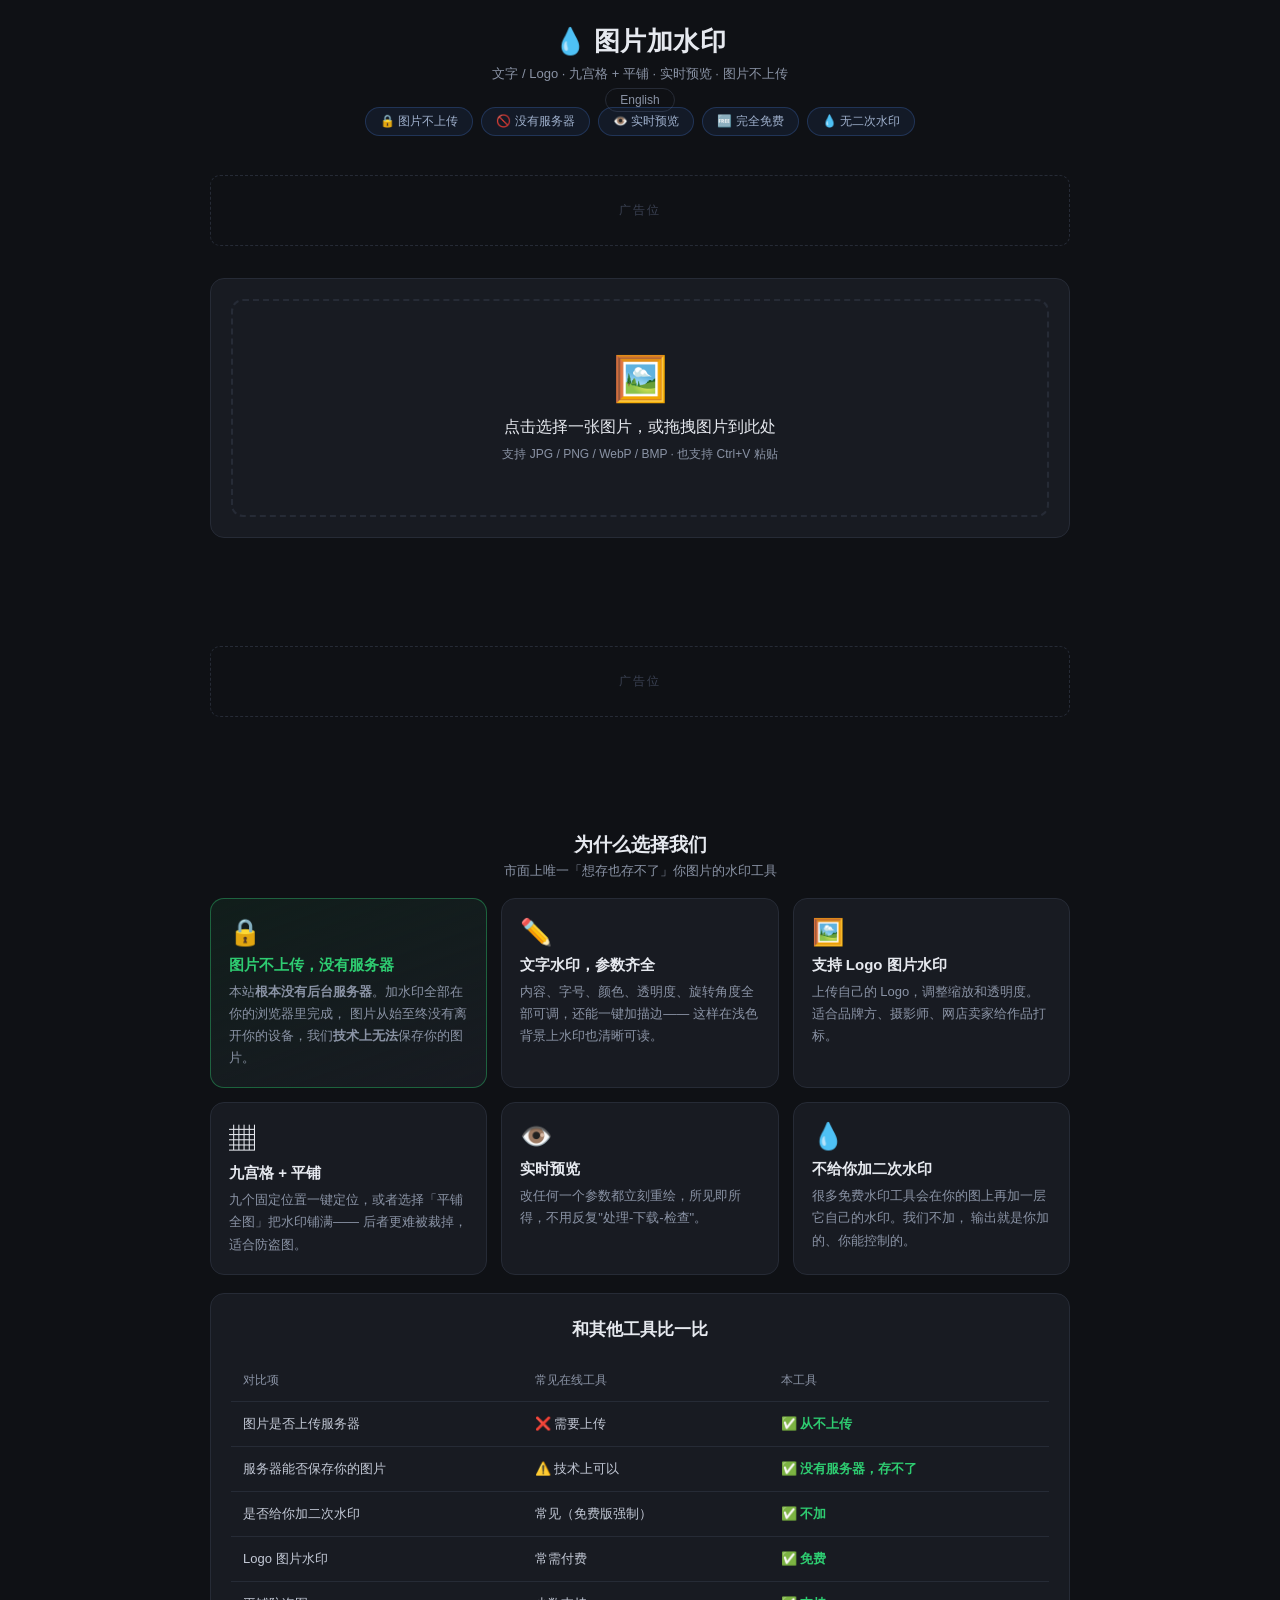
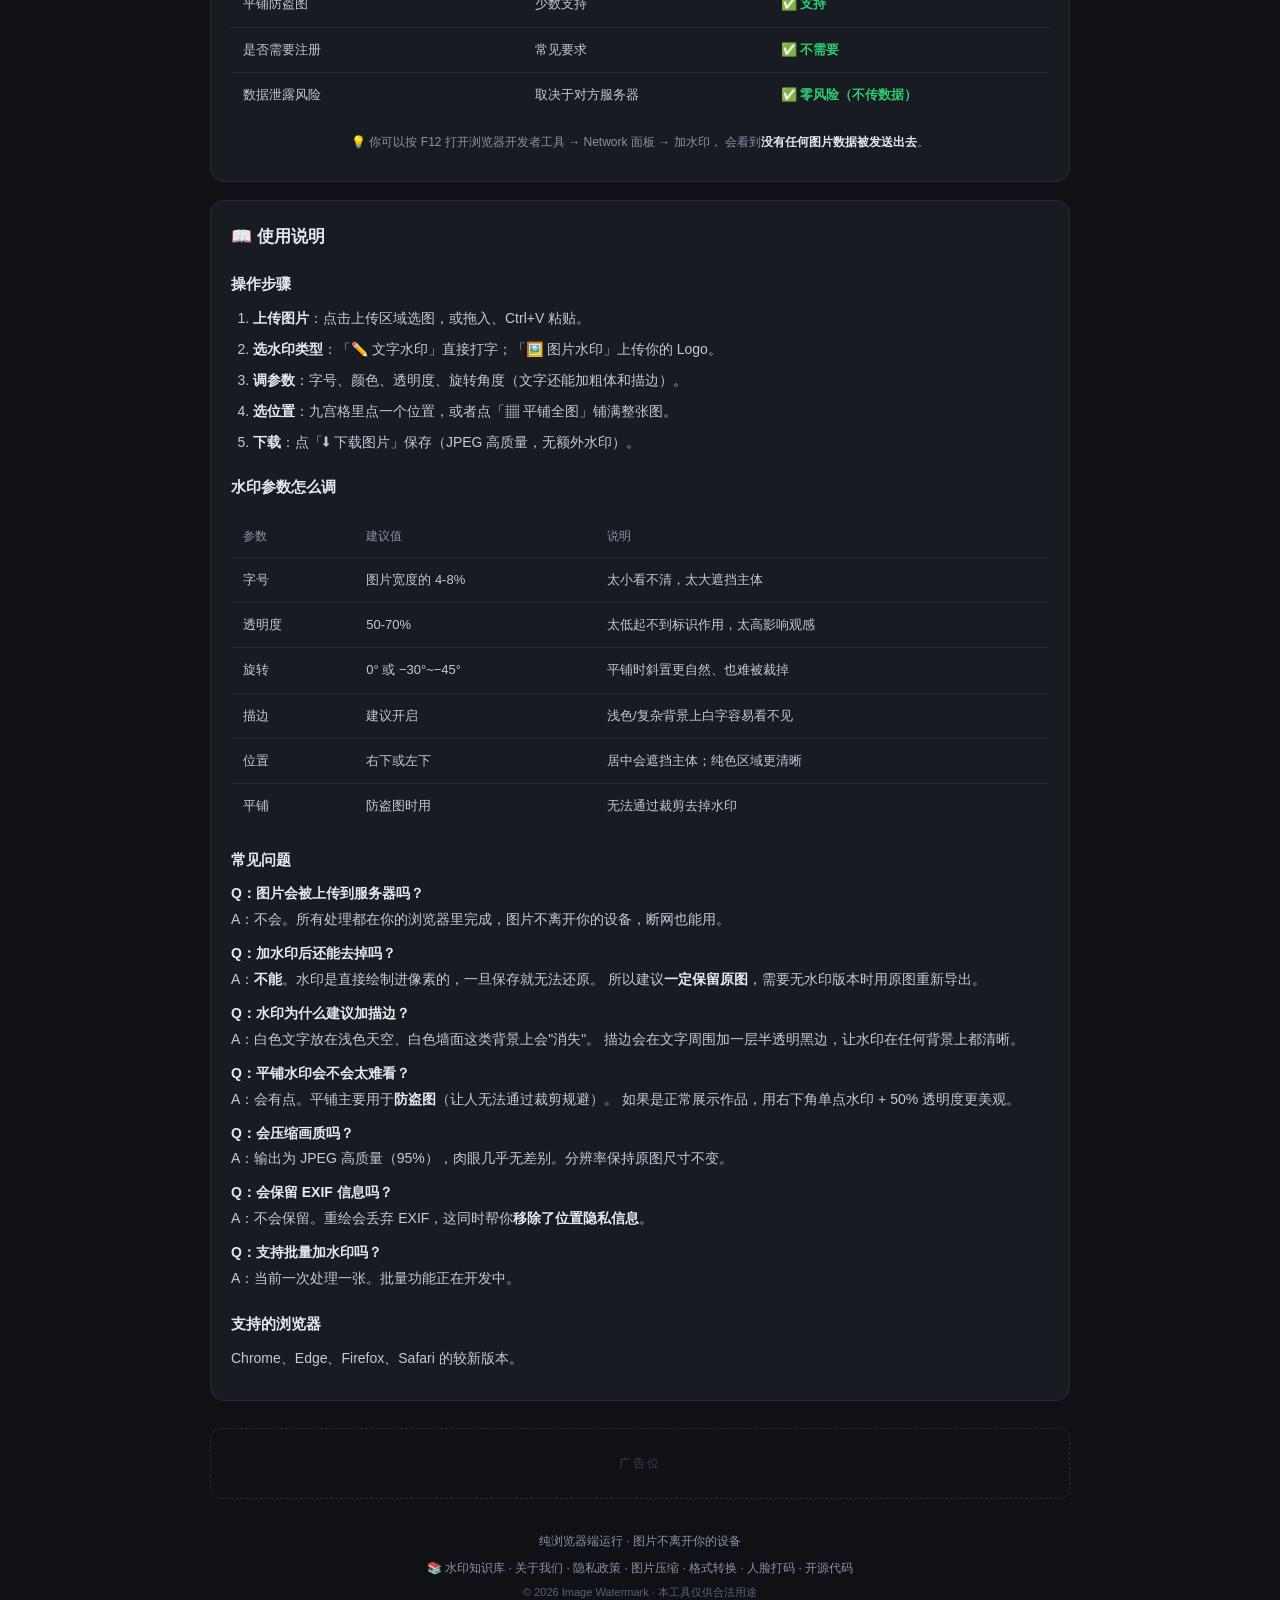
<file: index.html>
<!DOCTYPE html>
<html lang="zh-CN">
<head>
<meta charset="UTF-8">
<meta name="viewport" content="width=device-width, initial-scale=1.0">
<title>图片加水印 · 在线给照片加水印/Logo 免费（不上传）</title>
<meta name="description" content="免费在线图片加水印工具，支持文字水印和 Logo 图片水印，可调字号、颜色、透明度、旋转、九宫格位置与平铺。纯浏览器本地处理，图片不上传服务器，无水印软件。">
<meta name="keywords" content="图片加水印,在线加水印,照片加水印,给图片加logo,水印工具,批量加水印,图片版权水印,免费加水印">
<link rel="alternate" hreflang="zh-CN" href="https://haixiansheng.github.io/image-watermark/" />
<link rel="alternate" hreflang="en" href="https://haixiansheng.github.io/image-watermark/en/" />
<link rel="alternate" hreflang="x-default" href="https://haixiansheng.github.io/image-watermark/en/" />
<link rel="canonical" href="https://haixiansheng.github.io/image-watermark/" />
<link rel="stylesheet" href="style.css">

<script type="application/ld+json">
{
  "@context": "https://schema.org",
  "@type": "SoftwareApplication",
  "name": "图片加水印工具",
  "alternateName": "Image Watermark Tool",
  "url": "https://haixiansheng.github.io/image-watermark/",
  "applicationCategory": "MultimediaApplication",
  "operatingSystem": "Any (Web Browser)",
  "description": "免费在线图片加水印工具，支持文字水印与 Logo 图片水印，可调字号、颜色、透明度、旋转、九宫格位置与平铺。纯浏览器本地处理，图片不上传。",
  "offers": { "@type": "Offer", "price": "0", "priceCurrency": "CNY" },
  "featureList": [
    "文字水印：内容 / 字号 / 颜色 / 透明度 / 旋转 / 描边",
    "Logo 图片水印：上传 Logo 并调整缩放与透明度",
    "九宫格定位 + 全图平铺",
    "实时预览，改参数立刻重绘",
    "纯浏览器本地处理，不上传"
  ],
  "isAccessibleForFree": true
}
</script>

<!-- ============ Google AdSense ============ -->
<!-- 通过审核后，把下面的 ca-pub-XXXXXXXXXXXXXXXX 换成你的发布商 ID，并去掉注释 -->
<!--
<script async src="https://pagead2.googlesyndication.com/pagead/js/adsbygoogle.js?client=ca-pub-XXXXXXXXXXXXXXXX" crossorigin="anonymous"></script>
-->
<link rel="icon" type="image/png" sizes="32x32" href="favicon-32.png">
<link rel="icon" type="image/png" sizes="512x512" href="favicon-512.png">
<link rel="apple-touch-icon" sizes="180x180" href="apple-touch-icon.png">
<meta name="theme-color" content="#0b0d11">
<meta property="og:type" content="website">
<meta property="og:site_name" content="免费在线图片工具">
<meta property="og:title" content="图片加水印 · 在线给照片加水印/Logo 免费（不上传）">
<meta property="og:description" content="免费在线图片加水印工具，支持文字水印和 Logo 图片水印，可调字号、颜色、透明度、旋转、九宫格位置与平铺。纯浏览器本地处理，图片不上传服务器，无水印软件。">
<meta property="og:url" content="https://haixiansheng.github.io/image-watermark/">
<meta property="og:image" content="https://haixiansheng.github.io/image-watermark/og-zh.png">
<meta property="og:image:width" content="1200">
<meta property="og:image:height" content="630">
<meta property="og:locale" content="zh_CN">
<meta name="twitter:card" content="summary_large_image">
<meta name="twitter:title" content="图片加水印 · 在线给照片加水印/Logo 免费（不上传）">
<meta name="twitter:description" content="免费在线图片加水印工具，支持文字水印和 Logo 图片水印，可调字号、颜色、透明度、旋转、九宫格位置与平铺。纯浏览器本地处理，图片不上传服务器，无水印软件。">
<meta name="twitter:image" content="https://haixiansheng.github.io/image-watermark/og-zh.png">
<script type="application/ld+json">
{
  "@context": "https://schema.org",
  "@type": "FAQPage",
  "mainEntity": [
    {
      "@type": "Question",
      "name": "图片会被上传到服务器吗？",
      "acceptedAnswer": {
        "@type": "Answer",
        "text": "不会。所有处理都在你的浏览器里完成，图片不离开你的设备，断网也能用。"
      }
    },
    {
      "@type": "Question",
      "name": "加水印后还能去掉吗？",
      "acceptedAnswer": {
        "@type": "Answer",
        "text": "不能。水印是直接绘制进像素的，一旦保存就无法还原。 所以建议一定保留原图，需要无水印版本时用原图重新导出。"
      }
    },
    {
      "@type": "Question",
      "name": "水印为什么建议加描边？",
      "acceptedAnswer": {
        "@type": "Answer",
        "text": "白色文字放在浅色天空、白色墙面这类背景上会\"消失\"。 描边会在文字周围加一层半透明黑边，让水印在任何背景上都清晰。"
      }
    },
    {
      "@type": "Question",
      "name": "平铺水印会不会太难看？",
      "acceptedAnswer": {
        "@type": "Answer",
        "text": "会有点。平铺主要用于防盗图（让人无法通过裁剪规避）。 如果是正常展示作品，用右下角单点水印 + 50% 透明度更美观。"
      }
    },
    {
      "@type": "Question",
      "name": "会压缩画质吗？",
      "acceptedAnswer": {
        "@type": "Answer",
        "text": "输出为 JPEG 高质量（95%），肉眼几乎无差别。分辨率保持原图尺寸不变。"
      }
    },
    {
      "@type": "Question",
      "name": "会保留 EXIF 信息吗？",
      "acceptedAnswer": {
        "@type": "Answer",
        "text": "不会保留。重绘会丢弃 EXIF，这同时帮你移除了位置隐私信息。"
      }
    },
    {
      "@type": "Question",
      "name": "支持批量加水印吗？",
      "acceptedAnswer": {
        "@type": "Answer",
        "text": "当前一次处理一张。批量功能正在开发中。"
      }
    }
  ]
}
</script>
</head>
<body>
<div class="app">
  <header>
    <h1>💧 图片加水印</h1>
    <p class="sub">文字 / Logo · 九宫格 + 平铺 · 实时预览 · 图片不上传</p>
    <p class="lang-switch"><a href="en/">English</a></p>
    <div class="trust-badges">
      <span>🔒 图片不上传</span>
      <span>🚫 没有服务器</span>
      <span>👁️ 实时预览</span>
      <span>🆓 完全免费</span>
      <span>💧 无二次水印</span>
    </div>
  </header>

  <!-- ============ 广告位 1 ============ -->
  <div class="ad-slot ad-top"></div>

  <section id="uploadPanel" class="panel">
    <div id="dropZone" class="drop-zone">
      <div class="drop-icon">🖼️</div>
      <p>点击选择一张图片，或拖拽图片到此处</p>
      <p class="hint">支持 JPG / PNG / WebP / BMP · 也支持 Ctrl+V 粘贴</p>
      <input type="file" id="fileInput" accept="image/*" hidden>
    </div>
  </section>

  <section id="workPanel" class="panel hidden">
    <div class="canvas-wrap">
      <canvas id="canvas"></canvas>
    </div>
    <p class="cmp-dims">
      原图 <b id="origDims">—</b> · <span id="origSize">—</span>
      &nbsp;→&nbsp;
      输出 <b id="resultDims">—</b> · <span id="resultSize">—</span>
    </p>

    <div class="wm-tabs">
      <button id="modeText" class="wm-tab active">✏️ 文字水印</button>
      <button id="modeImage" class="wm-tab">🖼️ 图片水印</button>
    </div>

    <!-- 文字水印参数 -->
    <div id="textPanel" class="toolbar">
      <label class="ctrl wide">
        <span>水印文字</span>
        <input type="text" id="wmText" placeholder="水印文字，如：© 你的名字" maxlength="80">
      </label>

      <label class="ctrl">
        <span>字号（占宽度 %） <b id="fontSizeVal">5</b></span>
        <input type="range" id="fontSize" min="1" max="25" value="5">
      </label>

      <label class="ctrl small">
        <span>颜色</span>
        <input type="color" id="color" value="#ffffff">
      </label>

      <label class="ctrl">
        <span>透明度 <b id="opacityVal">60</b>%</span>
        <input type="range" id="opacity" min="5" max="100" value="60">
      </label>

      <label class="ctrl">
        <span>旋转 <b id="rotationVal">0</b>°</span>
        <input type="range" id="rotation" min="-90" max="90" value="0">
      </label>

      <label class="chk">
        <input type="checkbox" id="bold" checked>
        <span>粗体</span>
      </label>

      <label class="chk">
        <input type="checkbox" id="outline" checked>
        <span>加描边（浅色图上更清楚）</span>
      </label>
    </div>

    <!-- 图片水印参数 -->
    <div id="imagePanel" class="toolbar hidden">
      <div class="logo-box">
        <button id="logoPick" class="btn">📁 选择 Logo 图片</button>
        <input type="file" id="logoInput" accept="image/*" hidden>
        <img id="logoThumb" class="logo-thumb hidden" alt="logo">
        <span id="logoName" class="logo-name"></span>
      </div>

      <label class="ctrl">
        <span>Logo 宽度（占图宽 %） <b id="logoScaleVal">15</b></span>
        <input type="range" id="logoScale" min="3" max="60" value="15">
      </label>
    </div>

    <div class="pos-row" id="posRow">
      <span class="pos-label">位置</span>
      <div id="posGrid" class="pos-grid">
        <button data-pos="top-left" title="左上"></button>
        <button data-pos="top-center" title="上中"></button>
        <button data-pos="top-right" title="右上"></button>
        <button data-pos="middle-left" title="左中"></button>
        <button data-pos="center" title="居中"></button>
        <button data-pos="middle-right" title="右中"></button>
        <button data-pos="bottom-left" title="左下"></button>
        <button data-pos="bottom-center" title="下中"></button>
        <button data-pos="bottom-right" title="右下" class="active"></button>
      </div>
      <button data-pos="tile" id="tileBtn" class="tile-btn">▦ 平铺全图</button>
    </div>

    <p id="status" class="status"></p>

    <div class="actions">
      <a id="downloadBtn" class="btn primary" download="watermarked.jpg">⬇ 下载图片</a>
      <button id="resetBtn" class="btn">换一张图片</button>
    </div>
  </section>

  <!-- ============ 广告位 2 ============ -->
  <div class="ad-slot ad-mid"></div>

  <!-- ============ 卖点区 ============ -->
  <h2 class="section-title">为什么选择我们</h2>
  <p class="section-sub">市面上唯一「想存也存不了」你图片的水印工具</p>

  <div class="features">
    <div class="feature hero">
      <div class="f-icon">🔒</div>
      <h3>图片不上传，没有服务器</h3>
      <p>本站<b>根本没有后台服务器</b>。加水印全部在你的浏览器里完成，
         图片从始至终没有离开你的设备，我们<b>技术上无法</b>保存你的图片。</p>
    </div>
    <div class="feature">
      <div class="f-icon">✏️</div>
      <h3>文字水印，参数齐全</h3>
      <p>内容、字号、颜色、透明度、旋转角度全部可调，还能一键加描边——
         这样在浅色背景上水印也清晰可读。</p>
    </div>
    <div class="feature">
      <div class="f-icon">🖼️</div>
      <h3>支持 Logo 图片水印</h3>
      <p>上传自己的 Logo，调整缩放和透明度。适合品牌方、摄影师、网店卖家给作品打标。</p>
    </div>
    <div class="feature">
      <div class="f-icon">▦</div>
      <h3>九宫格 + 平铺</h3>
      <p>九个固定位置一键定位，或者选择「平铺全图」把水印铺满——
         后者更难被裁掉，适合防盗图。</p>
    </div>
    <div class="feature">
      <div class="f-icon">👁️</div>
      <h3>实时预览</h3>
      <p>改任何一个参数都立刻重绘，所见即所得，不用反复"处理-下载-检查"。</p>
    </div>
    <div class="feature">
      <div class="f-icon">💧</div>
      <h3>不给你加二次水印</h3>
      <p>很多免费水印工具会在你的图上再加一层它自己的水印。我们不加，
         输出就是你加的、你能控制的。</p>
    </div>
  </div>

  <section class="panel content">
    <h2 class="section-title" style="margin-top:0">和其他工具比一比</h2>
    <table class="compare-table">
      <thead>
        <tr><th>对比项</th><th>常见在线工具</th><th>本工具</th></tr>
      </thead>
      <tbody>
        <tr><td>图片是否上传服务器</td><td>❌ 需要上传</td><td class="us">✅ 从不上传</td></tr>
        <tr><td>服务器能否保存你的图片</td><td>⚠️ 技术上可以</td><td class="us">✅ 没有服务器，存不了</td></tr>
        <tr><td>是否给你加二次水印</td><td>常见（免费版强制）</td><td class="us">✅ 不加</td></tr>
        <tr><td>Logo 图片水印</td><td>常需付费</td><td class="us">✅ 免费</td></tr>
        <tr><td>平铺防盗图</td><td>少数支持</td><td class="us">✅ 支持</td></tr>
        <tr><td>是否需要注册</td><td>常见要求</td><td class="us">✅ 不需要</td></tr>
        <tr><td>数据泄露风险</td><td>取决于对方服务器</td><td class="us">✅ 零风险（不传数据）</td></tr>
      </tbody>
    </table>
    <p style="text-align:center;font-size:12px;color:var(--muted);margin-top:12px">
      💡 你可以按 F12 打开浏览器开发者工具 → Network 面板 → 加水印，
      会看到<b>没有任何图片数据被发送出去</b>。
    </p>
  </section>

  <!-- ============ 内容区 ============ -->
  <section class="panel content">
    <h2>📖 使用说明</h2>

    <h3>操作步骤</h3>
    <ol>
      <li><b>上传图片</b>：点击上传区域选图，或拖入、Ctrl+V 粘贴。</li>
      <li><b>选水印类型</b>：「✏️ 文字水印」直接打字；「🖼️ 图片水印」上传你的 Logo。</li>
      <li><b>调参数</b>：字号、颜色、透明度、旋转角度（文字还能加粗体和描边）。</li>
      <li><b>选位置</b>：九宫格里点一个位置，或者点「▦ 平铺全图」铺满整张图。</li>
      <li><b>下载</b>：点「⬇ 下载图片」保存（JPEG 高质量，无额外水印）。</li>
    </ol>

    <h3>水印参数怎么调</h3>
    <table class="compare-table">
      <thead><tr><th>参数</th><th>建议值</th><th>说明</th></tr></thead>
      <tbody>
        <tr><td>字号</td><td>图片宽度的 4-8%</td><td>太小看不清，太大遮挡主体</td></tr>
        <tr><td>透明度</td><td>50-70%</td><td>太低起不到标识作用，太高影响观感</td></tr>
        <tr><td>旋转</td><td>0° 或 −30°~−45°</td><td>平铺时斜置更自然、也难被裁掉</td></tr>
        <tr><td>描边</td><td>建议开启</td><td>浅色/复杂背景上白字容易看不见</td></tr>
        <tr><td>位置</td><td>右下或左下</td><td>居中会遮挡主体；纯色区域更清晰</td></tr>
        <tr><td>平铺</td><td>防盗图时用</td><td>无法通过裁剪去掉水印</td></tr>
      </tbody>
    </table>

    <h3>常见问题</h3>
    <p><b>Q：图片会被上传到服务器吗？</b><br>
       A：不会。所有处理都在你的浏览器里完成，图片不离开你的设备，断网也能用。</p>
    <p><b>Q：加水印后还能去掉吗？</b><br>
       A：<b>不能</b>。水印是直接绘制进像素的，一旦保存就无法还原。
       所以建议<b>一定保留原图</b>，需要无水印版本时用原图重新导出。</p>
    <p><b>Q：水印为什么建议加描边？</b><br>
       A：白色文字放在浅色天空、白色墙面这类背景上会"消失"。
       描边会在文字周围加一层半透明黑边，让水印在任何背景上都清晰。</p>
    <p><b>Q：平铺水印会不会太难看？</b><br>
       A：会有点。平铺主要用于<b>防盗图</b>（让人无法通过裁剪规避）。
       如果是正常展示作品，用右下角单点水印 + 50% 透明度更美观。</p>
    <p><b>Q：会压缩画质吗？</b><br>
       A：输出为 JPEG 高质量（95%），肉眼几乎无差别。分辨率保持原图尺寸不变。</p>
    <p><b>Q：会保留 EXIF 信息吗？</b><br>
       A：不会保留。重绘会丢弃 EXIF，这同时帮你<b>移除了位置隐私信息</b>。</p>
    <p><b>Q：支持批量加水印吗？</b><br>
       A：当前一次处理一张。批量功能正在开发中。</p>

    <h3>支持的浏览器</h3>
    <p>Chrome、Edge、Firefox、Safari 的较新版本。</p>
  </section>

  <!-- ============ 广告位 3 ============ -->
  <div class="ad-slot ad-bottom"></div>

  <footer>
    <p>纯浏览器端运行 · 图片不离开你的设备</p>
    <nav class="foot-nav">
      <a href="blog/">📚 水印知识库</a> ·
      <a href="about.html">关于我们</a> ·
      <a href="privacy.html">隐私政策</a> ·
      <a href="https://haixiansheng.github.io/image-compressor/">图片压缩</a> ·
      <a href="https://haixiansheng.github.io/image-converter/">格式转换</a> ·
      <a href="https://haixiansheng.github.io/face-mosaic/">人脸打码</a> ·
      <a href="https://github.com/haixiansheng/image-watermark" target="_blank" rel="noopener">开源代码</a>
    </nav>
    <p class="copy">© 2026 Image Watermark · 本工具仅供合法用途</p>
  </footer>
</div>
<script src="app.js"></script>
</body>
</html>
</file>
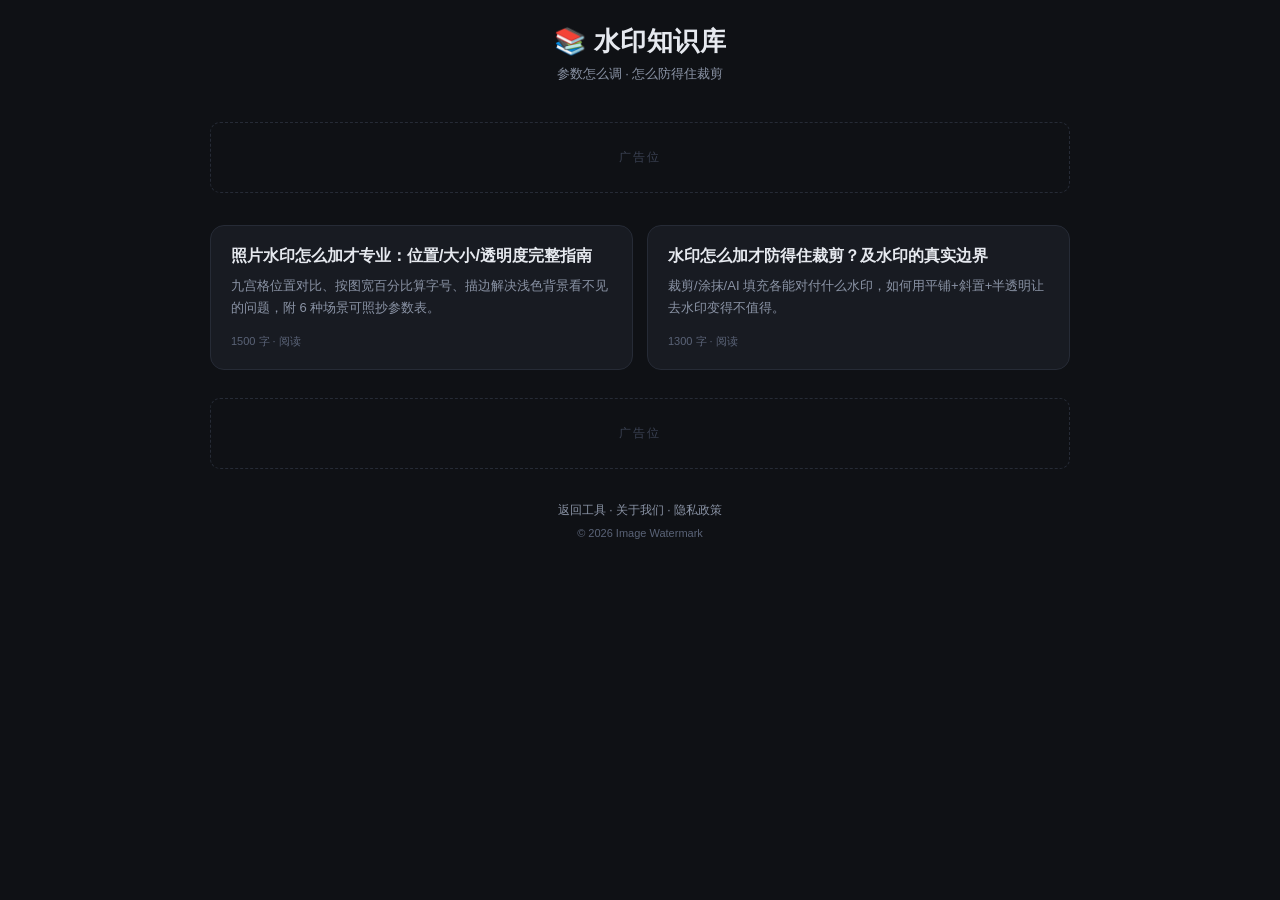
<file: blog/index.html>
<!DOCTYPE html>
<html lang="zh-CN">
<head>
<meta charset="UTF-8">
<meta name="viewport" content="width=device-width, initial-scale=1.0">
<title>水印知识库 · 位置/大小/透明度与防盗图</title>
<meta name="description" content="照片水印实用指南：位置与参数怎么调、以及如何让水印防得住裁剪。">
<link rel="canonical" href="https://haixiansheng.github.io/image-watermark/blog/" />
<link rel="stylesheet" href="../style.css">
<link rel="icon" type="image/png" sizes="32x32" href="../favicon-32.png">
<link rel="icon" type="image/png" sizes="512x512" href="../favicon-512.png">
<link rel="apple-touch-icon" sizes="180x180" href="../apple-touch-icon.png">
<meta name="theme-color" content="#0b0d11">
<meta property="og:type" content="website">
<meta property="og:site_name" content="免费在线图片工具">
<meta property="og:title" content="水印知识库 · 位置/大小/透明度与防盗图">
<meta property="og:description" content="照片水印实用指南：位置与参数怎么调、以及如何让水印防得住裁剪。">
<meta property="og:url" content="https://haixiansheng.github.io/image-watermark/blog/">
<meta property="og:image" content="https://haixiansheng.github.io/image-watermark/og-zh.png">
<meta property="og:image:width" content="1200">
<meta property="og:image:height" content="630">
<meta property="og:locale" content="zh_CN">
<meta name="twitter:card" content="summary_large_image">
<meta name="twitter:title" content="水印知识库 · 位置/大小/透明度与防盗图">
<meta name="twitter:description" content="照片水印实用指南：位置与参数怎么调、以及如何让水印防得住裁剪。">
<meta name="twitter:image" content="https://haixiansheng.github.io/image-watermark/og-zh.png">
</head>
<body>
<div class="app">
  <header>
    <h1>📚 水印知识库</h1>
    <p class="sub">参数怎么调 · 怎么防得住裁剪</p>
  </header>

  <div class="ad-slot ad-top"></div>

  <div class="cards">
    <a class="card" href="watermark-placement-guide.html">
      <h3>照片水印怎么加才专业：位置/大小/透明度完整指南</h3>
      <p>九宫格位置对比、按图宽百分比算字号、描边解决浅色背景看不见的问题，附 6 种场景可照抄参数表。</p>
      <span class="card-meta">1500 字 · 阅读</span>
    </a>
    <a class="card" href="crop-proof-watermark.html">
      <h3>水印怎么加才防得住裁剪？及水印的真实边界</h3>
      <p>裁剪/涂抹/AI 填充各能对付什么水印，如何用平铺+斜置+半透明让去水印变得不值得。</p>
      <span class="card-meta">1300 字 · 阅读</span>
    </a>
  </div>

  <div class="ad-slot ad-bottom"></div>

  <footer>
    <nav class="foot-nav">
      <a href="../index.html">返回工具</a> ·
      <a href="../about.html">关于我们</a> ·
      <a href="../privacy.html">隐私政策</a>
    </nav>
    <p class="copy">© 2026 Image Watermark</p>
  </footer>
</div>
</body>
</html>
</file>
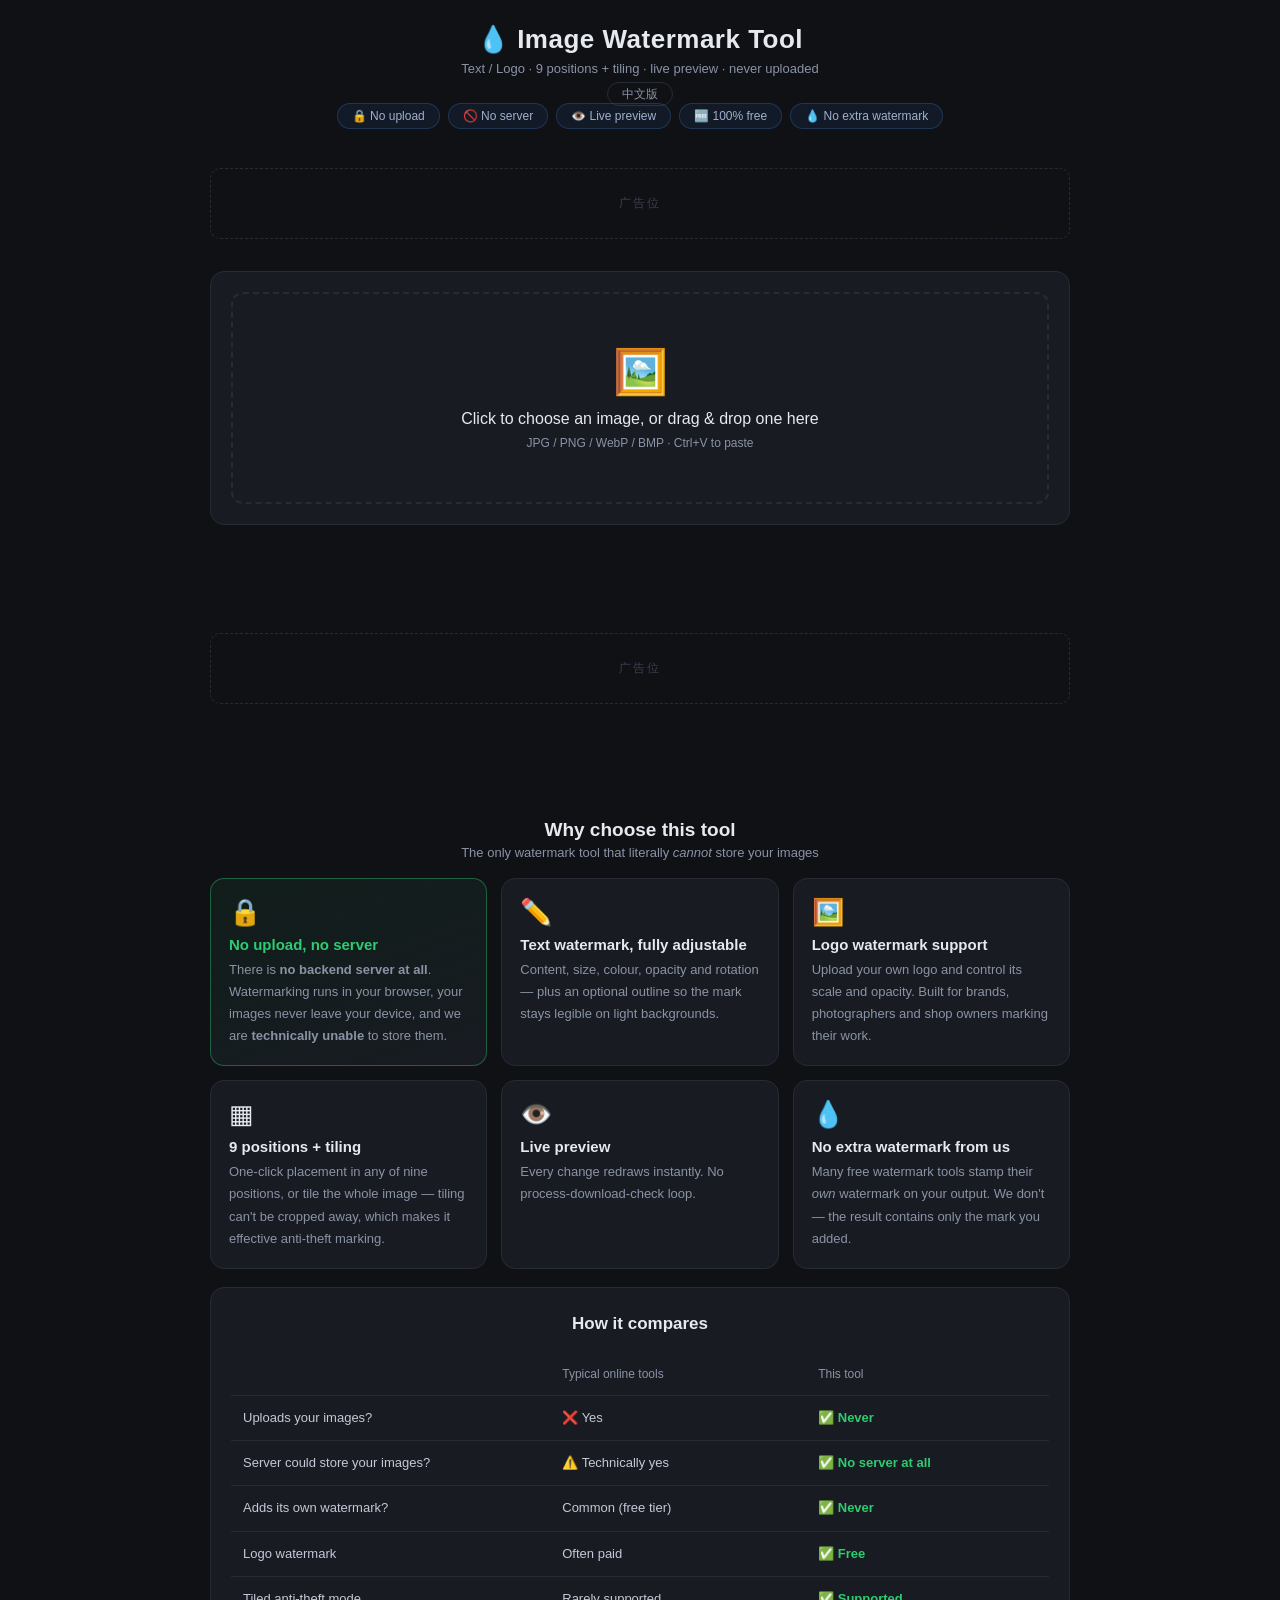
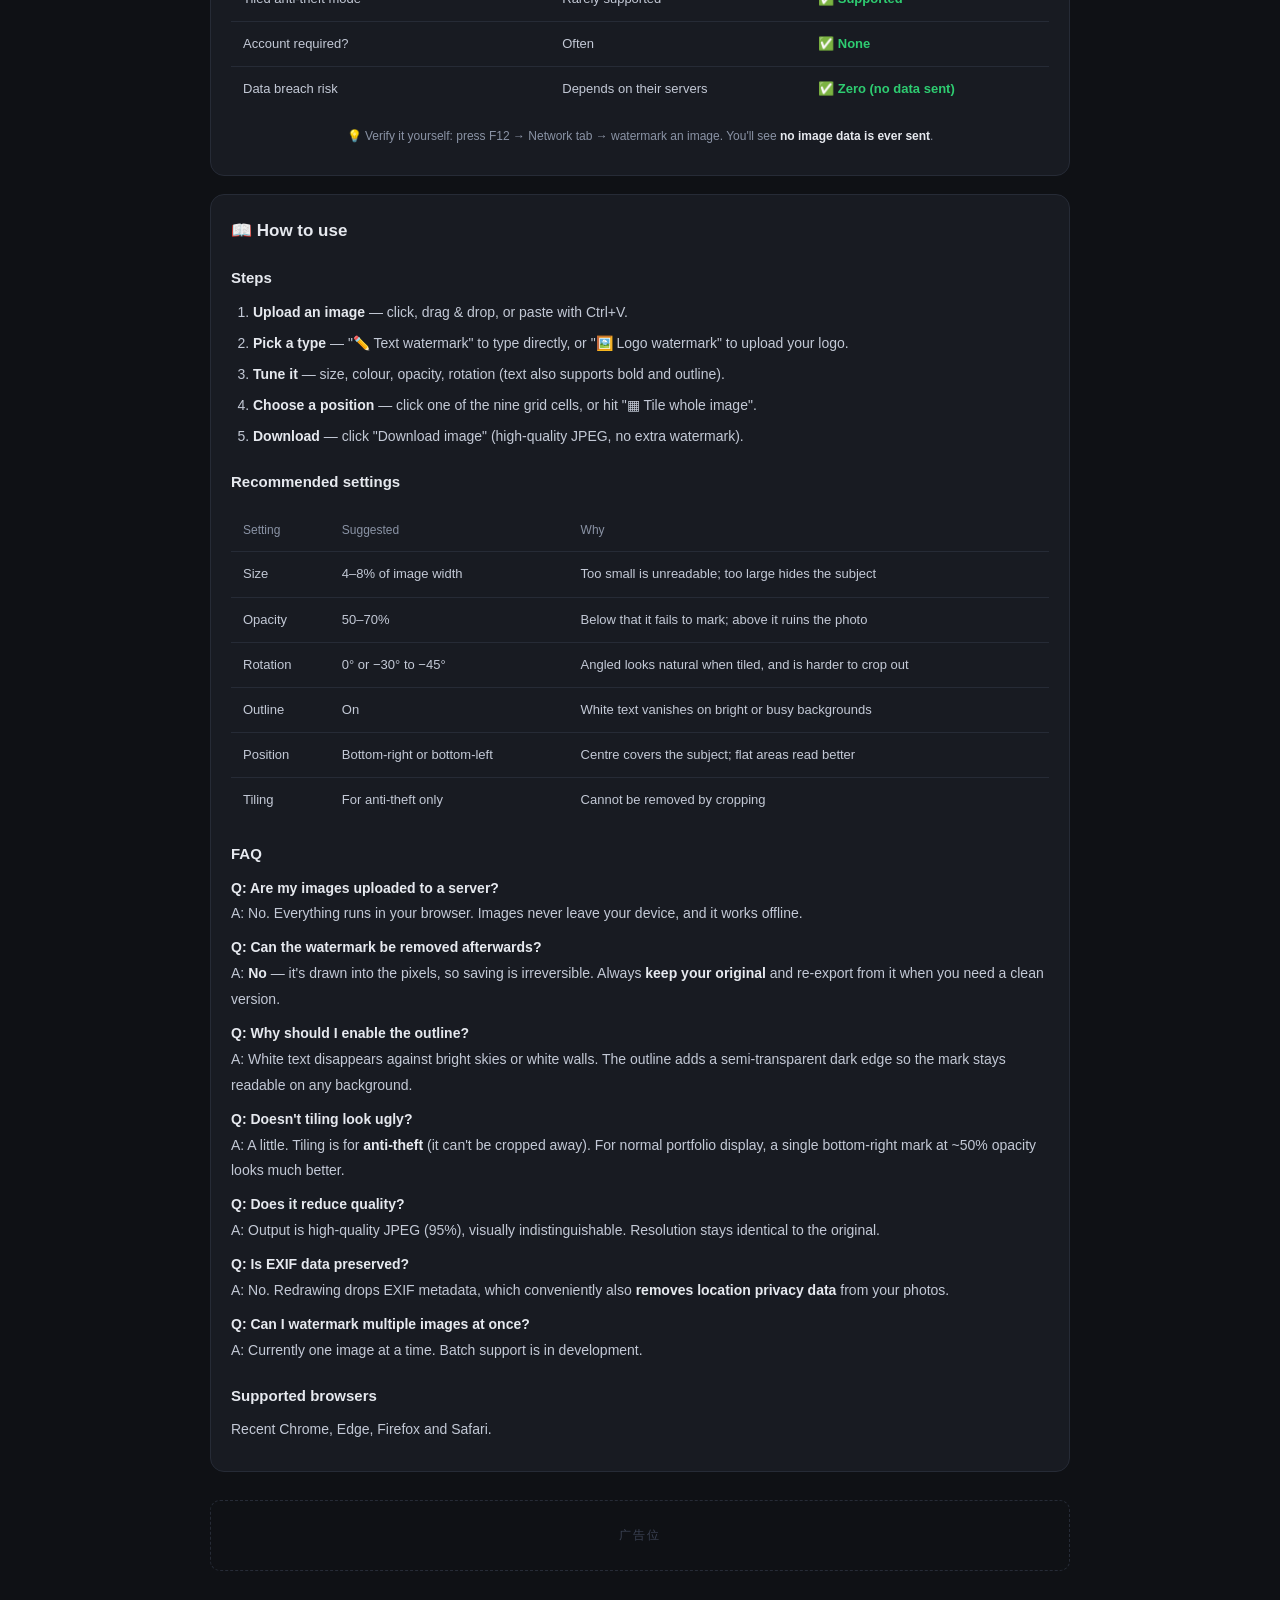
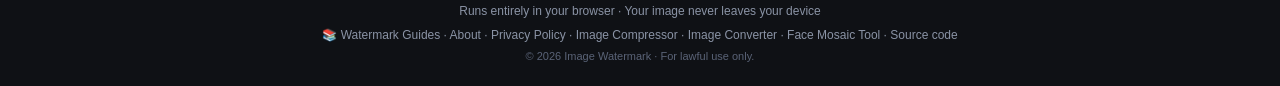
<file: en/index.html>
<!DOCTYPE html>
<html lang="en">
<head>
<meta charset="UTF-8">
<meta name="viewport" content="width=device-width, initial-scale=1.0">
<title>Add Watermark to Photo Online — Free Text &amp; Logo Watermark (No Upload)</title>
<meta name="description" content="Free online watermark tool. Add text or logo watermarks to photos with adjustable size, colour, opacity, rotation, 9-position placement and full-image tiling. Runs entirely in your browser — images are never uploaded.">
<meta name="keywords" content="add watermark to photo, watermark image online, text watermark, logo watermark, photo watermark tool, watermark pictures free, copyright watermark">
<link rel="alternate" hreflang="zh-CN" href="https://haixiansheng.github.io/image-watermark/" />
<link rel="alternate" hreflang="en" href="https://haixiansheng.github.io/image-watermark/en/" />
<link rel="alternate" hreflang="x-default" href="https://haixiansheng.github.io/image-watermark/en/" />
<link rel="canonical" href="https://haixiansheng.github.io/image-watermark/en/" />
<link rel="stylesheet" href="../style.css">

<script type="application/ld+json">
{
  "@context": "https://schema.org",
  "@type": "SoftwareApplication",
  "name": "Image Watermark Tool",
  "url": "https://haixiansheng.github.io/image-watermark/en/",
  "applicationCategory": "MultimediaApplication",
  "operatingSystem": "Any (Web Browser)",
  "description": "Free online watermark tool for text and logo watermarks with adjustable size, colour, opacity, rotation, position and tiling. Runs entirely in your browser.",
  "offers": { "@type": "Offer", "price": "0", "priceCurrency": "USD" },
  "featureList": [
    "Text watermark: content, size, colour, opacity, rotation, outline",
    "Logo watermark: upload your logo, adjust scale and opacity",
    "9-position grid plus full-image tiling",
    "Live preview on every change",
    "100% browser-based, no upload"
  ],
  "isAccessibleForFree": true
}
</script>

<!-- ============ Google AdSense ============ -->
<!-- After approval, replace ca-pub-XXXXXXXXXXXXXXXX with your publisher ID and uncomment -->
<!--
<script async src="https://pagead2.googlesyndication.com/pagead/js/adsbygoogle.js?client=ca-pub-XXXXXXXXXXXXXXXX" crossorigin="anonymous"></script>
-->
<link rel="icon" type="image/png" sizes="32x32" href="../favicon-32.png">
<link rel="icon" type="image/png" sizes="512x512" href="../favicon-512.png">
<link rel="apple-touch-icon" sizes="180x180" href="../apple-touch-icon.png">
<meta name="theme-color" content="#0b0d11">
<meta property="og:type" content="website">
<meta property="og:site_name" content="Free Online Image Tools">
<meta property="og:title" content="Add Watermark to Photo Online — Free Text &amp; Logo Watermark (No Upload)">
<meta property="og:description" content="Free online watermark tool. Add text or logo watermarks to photos with adjustable size, colour, opacity, rotation, 9-position placement and full-image tiling. Runs entirely in your browser — images are never uploaded.">
<meta property="og:url" content="https://haixiansheng.github.io/image-watermark/en/">
<meta property="og:image" content="https://haixiansheng.github.io/image-watermark/og-en.png">
<meta property="og:image:width" content="1200">
<meta property="og:image:height" content="630">
<meta property="og:locale" content="en_US">
<meta name="twitter:card" content="summary_large_image">
<meta name="twitter:title" content="Add Watermark to Photo Online — Free Text &amp; Logo Watermark (No Upload)">
<meta name="twitter:description" content="Free online watermark tool. Add text or logo watermarks to photos with adjustable size, colour, opacity, rotation, 9-position placement and full-image tiling. Runs entirely in your browser — images are never uploaded.">
<meta name="twitter:image" content="https://haixiansheng.github.io/image-watermark/og-en.png">
<script type="application/ld+json">
{
  "@context": "https://schema.org",
  "@type": "FAQPage",
  "mainEntity": [
    {
      "@type": "Question",
      "name": "Are my images uploaded to a server?",
      "acceptedAnswer": {
        "@type": "Answer",
        "text": "No. Everything runs in your browser. Images never leave your device, and it works offline."
      }
    },
    {
      "@type": "Question",
      "name": "Can the watermark be removed afterwards?",
      "acceptedAnswer": {
        "@type": "Answer",
        "text": "No — it's drawn into the pixels, so saving is irreversible. Always keep your original and re-export from it when you need a clean version."
      }
    },
    {
      "@type": "Question",
      "name": "Why should I enable the outline?",
      "acceptedAnswer": {
        "@type": "Answer",
        "text": "White text disappears against bright skies or white walls. The outline adds a semi-transparent dark edge so the mark stays readable on any background."
      }
    },
    {
      "@type": "Question",
      "name": "Doesn't tiling look ugly?",
      "acceptedAnswer": {
        "@type": "Answer",
        "text": "A little. Tiling is for anti-theft (it can't be cropped away). For normal portfolio display, a single bottom-right mark at ~50% opacity looks much better."
      }
    },
    {
      "@type": "Question",
      "name": "Does it reduce quality?",
      "acceptedAnswer": {
        "@type": "Answer",
        "text": "Output is high-quality JPEG (95%), visually indistinguishable. Resolution stays identical to the original."
      }
    },
    {
      "@type": "Question",
      "name": "Is EXIF data preserved?",
      "acceptedAnswer": {
        "@type": "Answer",
        "text": "No. Redrawing drops EXIF metadata, which conveniently also removes location privacy data from your photos."
      }
    },
    {
      "@type": "Question",
      "name": "Can I watermark multiple images at once?",
      "acceptedAnswer": {
        "@type": "Answer",
        "text": "Currently one image at a time. Batch support is in development."
      }
    }
  ]
}
</script>
</head>
<body>
<div class="app">
  <header>
    <h1>💧 Image Watermark Tool</h1>
    <p class="sub">Text / Logo · 9 positions + tiling · live preview · never uploaded</p>
    <p class="lang-switch"><a href="../">中文版</a></p>
    <div class="trust-badges">
      <span>🔒 No upload</span>
      <span>🚫 No server</span>
      <span>👁️ Live preview</span>
      <span>🆓 100% free</span>
      <span>💧 No extra watermark</span>
    </div>
  </header>

  <!-- ============ Ad slot 1 ============ -->
  <div class="ad-slot ad-top"></div>

  <section id="uploadPanel" class="panel">
    <div id="dropZone" class="drop-zone">
      <div class="drop-icon">🖼️</div>
      <p>Click to choose an image, or drag &amp; drop one here</p>
      <p class="hint">JPG / PNG / WebP / BMP · Ctrl+V to paste</p>
      <input type="file" id="fileInput" accept="image/*" hidden>
    </div>
  </section>

  <section id="workPanel" class="panel hidden">
    <div class="canvas-wrap">
      <canvas id="canvas"></canvas>
    </div>
    <p class="cmp-dims">
      Original <b id="origDims">—</b> · <span id="origSize">—</span>
      &nbsp;→&nbsp;
      Output <b id="resultDims">—</b> · <span id="resultSize">—</span>
    </p>

    <div class="wm-tabs">
      <button id="modeText" class="wm-tab active">✏️ Text watermark</button>
      <button id="modeImage" class="wm-tab">🖼️ Logo watermark</button>
    </div>

    <div id="textPanel" class="toolbar">
      <label class="ctrl wide">
        <span>Watermark text</span>
        <input type="text" id="wmText" placeholder="Watermark text, e.g. © Your Name" maxlength="80">
      </label>

      <label class="ctrl">
        <span>Size (% of width) <b id="fontSizeVal">5</b></span>
        <input type="range" id="fontSize" min="1" max="25" value="5">
      </label>

      <label class="ctrl small">
        <span>Colour</span>
        <input type="color" id="color" value="#ffffff">
      </label>

      <label class="ctrl">
        <span>Opacity <b id="opacityVal">60</b>%</span>
        <input type="range" id="opacity" min="5" max="100" value="60">
      </label>

      <label class="ctrl">
        <span>Rotation <b id="rotationVal">0</b>°</span>
        <input type="range" id="rotation" min="-90" max="90" value="0">
      </label>

      <label class="chk">
        <input type="checkbox" id="bold" checked>
        <span>Bold</span>
      </label>

      <label class="chk">
        <input type="checkbox" id="outline" checked>
        <span>Outline (keeps it readable on light backgrounds)</span>
      </label>
    </div>

    <div id="imagePanel" class="toolbar hidden">
      <div class="logo-box">
        <button id="logoPick" class="btn">📁 Choose logo image</button>
        <input type="file" id="logoInput" accept="image/*" hidden>
        <img id="logoThumb" class="logo-thumb hidden" alt="logo">
        <span id="logoName" class="logo-name"></span>
      </div>

      <label class="ctrl">
        <span>Logo width (% of image) <b id="logoScaleVal">15</b></span>
        <input type="range" id="logoScale" min="3" max="60" value="15">
      </label>
    </div>

    <div class="pos-row" id="posRow">
      <span class="pos-label">Position</span>
      <div id="posGrid" class="pos-grid">
        <button data-pos="top-left" title="Top left"></button>
        <button data-pos="top-center" title="Top centre"></button>
        <button data-pos="top-right" title="Top right"></button>
        <button data-pos="middle-left" title="Middle left"></button>
        <button data-pos="center" title="Centre"></button>
        <button data-pos="middle-right" title="Middle right"></button>
        <button data-pos="bottom-left" title="Bottom left"></button>
        <button data-pos="bottom-center" title="Bottom centre"></button>
        <button data-pos="bottom-right" title="Bottom right" class="active"></button>
      </div>
      <button data-pos="tile" id="tileBtn" class="tile-btn">▦ Tile whole image</button>
    </div>

    <p id="status" class="status"></p>

    <div class="actions">
      <a id="downloadBtn" class="btn primary" download="watermarked.jpg">⬇ Download image</a>
      <button id="resetBtn" class="btn">Choose another image</button>
    </div>
  </section>

  <!-- ============ Ad slot 2 ============ -->
  <div class="ad-slot ad-mid"></div>

  <!-- ============ Selling points ============ -->
  <h2 class="section-title">Why choose this tool</h2>
  <p class="section-sub">The only watermark tool that literally <em>cannot</em> store your images</p>

  <div class="features">
    <div class="feature hero">
      <div class="f-icon">🔒</div>
      <h3>No upload, no server</h3>
      <p>There is <b>no backend server at all</b>. Watermarking runs in your browser, your images
         never leave your device, and we are <b>technically unable</b> to store them.</p>
    </div>
    <div class="feature">
      <div class="f-icon">✏️</div>
      <h3>Text watermark, fully adjustable</h3>
      <p>Content, size, colour, opacity and rotation — plus an optional outline so the mark
         stays legible on light backgrounds.</p>
    </div>
    <div class="feature">
      <div class="f-icon">🖼️</div>
      <h3>Logo watermark support</h3>
      <p>Upload your own logo and control its scale and opacity. Built for brands,
         photographers and shop owners marking their work.</p>
    </div>
    <div class="feature">
      <div class="f-icon">▦</div>
      <h3>9 positions + tiling</h3>
      <p>One-click placement in any of nine positions, or tile the whole image —
         tiling can't be cropped away, which makes it effective anti-theft marking.</p>
    </div>
    <div class="feature">
      <div class="f-icon">👁️</div>
      <h3>Live preview</h3>
      <p>Every change redraws instantly. No process-download-check loop.</p>
    </div>
    <div class="feature">
      <div class="f-icon">💧</div>
      <h3>No extra watermark from us</h3>
      <p>Many free watermark tools stamp their <em>own</em> watermark on your output.
         We don't — the result contains only the mark you added.</p>
    </div>
  </div>

  <section class="panel content">
    <h2 class="section-title" style="margin-top:0">How it compares</h2>
    <table class="compare-table">
      <thead>
        <tr><th>&nbsp;</th><th>Typical online tools</th><th>This tool</th></tr>
      </thead>
      <tbody>
        <tr><td>Uploads your images?</td><td>❌ Yes</td><td class="us">✅ Never</td></tr>
        <tr><td>Server could store your images?</td><td>⚠️ Technically yes</td><td class="us">✅ No server at all</td></tr>
        <tr><td>Adds its own watermark?</td><td>Common (free tier)</td><td class="us">✅ Never</td></tr>
        <tr><td>Logo watermark</td><td>Often paid</td><td class="us">✅ Free</td></tr>
        <tr><td>Tiled anti-theft mode</td><td>Rarely supported</td><td class="us">✅ Supported</td></tr>
        <tr><td>Account required?</td><td>Often</td><td class="us">✅ None</td></tr>
        <tr><td>Data breach risk</td><td>Depends on their servers</td><td class="us">✅ Zero (no data sent)</td></tr>
      </tbody>
    </table>
    <p style="text-align:center;font-size:12px;color:var(--muted);margin-top:12px">
      💡 Verify it yourself: press F12 → Network tab → watermark an image.
      You'll see <b>no image data is ever sent</b>.
    </p>
  </section>

  <!-- ============ Content ============ -->
  <section class="panel content">
    <h2>📖 How to use</h2>

    <h3>Steps</h3>
    <ol>
      <li><b>Upload an image</b> — click, drag &amp; drop, or paste with Ctrl+V.</li>
      <li><b>Pick a type</b> — "✏️ Text watermark" to type directly, or "🖼️ Logo watermark"
          to upload your logo.</li>
      <li><b>Tune it</b> — size, colour, opacity, rotation (text also supports bold and outline).</li>
      <li><b>Choose a position</b> — click one of the nine grid cells, or hit
          "▦ Tile whole image".</li>
      <li><b>Download</b> — click "Download image" (high-quality JPEG, no extra watermark).</li>
    </ol>

    <h3>Recommended settings</h3>
    <table class="compare-table">
      <thead><tr><th>Setting</th><th>Suggested</th><th>Why</th></tr></thead>
      <tbody>
        <tr><td>Size</td><td>4–8% of image width</td><td>Too small is unreadable; too large hides the subject</td></tr>
        <tr><td>Opacity</td><td>50–70%</td><td>Below that it fails to mark; above it ruins the photo</td></tr>
        <tr><td>Rotation</td><td>0° or −30° to −45°</td><td>Angled looks natural when tiled, and is harder to crop out</td></tr>
        <tr><td>Outline</td><td>On</td><td>White text vanishes on bright or busy backgrounds</td></tr>
        <tr><td>Position</td><td>Bottom-right or bottom-left</td><td>Centre covers the subject; flat areas read better</td></tr>
        <tr><td>Tiling</td><td>For anti-theft only</td><td>Cannot be removed by cropping</td></tr>
      </tbody>
    </table>

    <h3>FAQ</h3>
    <p><b>Q: Are my images uploaded to a server?</b><br>
       A: No. Everything runs in your browser. Images never leave your device, and it works offline.</p>
    <p><b>Q: Can the watermark be removed afterwards?</b><br>
       A: <b>No</b> — it's drawn into the pixels, so saving is irreversible. Always
       <b>keep your original</b> and re-export from it when you need a clean version.</p>
    <p><b>Q: Why should I enable the outline?</b><br>
       A: White text disappears against bright skies or white walls. The outline adds a
          semi-transparent dark edge so the mark stays readable on any background.</p>
    <p><b>Q: Doesn't tiling look ugly?</b><br>
       A: A little. Tiling is for <b>anti-theft</b> (it can't be cropped away). For normal
          portfolio display, a single bottom-right mark at ~50% opacity looks much better.</p>
    <p><b>Q: Does it reduce quality?</b><br>
       A: Output is high-quality JPEG (95%), visually indistinguishable. Resolution stays
          identical to the original.</p>
    <p><b>Q: Is EXIF data preserved?</b><br>
       A: No. Redrawing drops EXIF metadata, which conveniently also
       <b>removes location privacy data</b> from your photos.</p>
    <p><b>Q: Can I watermark multiple images at once?</b><br>
       A: Currently one image at a time. Batch support is in development.</p>

    <h3>Supported browsers</h3>
    <p>Recent Chrome, Edge, Firefox and Safari.</p>
  </section>

  <!-- ============ Ad slot 3 ============ -->
  <div class="ad-slot ad-bottom"></div>

  <footer>
    <p>Runs entirely in your browser · Your image never leaves your device</p>
    <nav class="foot-nav">
      <a href="blog/">📚 Watermark Guides</a> ·
      <a href="about.html">About</a> ·
      <a href="privacy.html">Privacy Policy</a> ·
      <a href="https://haixiansheng.github.io/image-compressor/en/">Image Compressor</a> ·
      <a href="https://haixiansheng.github.io/image-converter/en/">Image Converter</a> ·
      <a href="https://haixiansheng.github.io/face-mosaic/en/">Face Mosaic Tool</a> ·
      <a href="https://github.com/haixiansheng/image-watermark" target="_blank" rel="noopener">Source code</a>
    </nav>
    <p class="copy">© 2026 Image Watermark · For lawful use only.</p>
  </footer>
</div>
<script src="../app.js"></script>
</body>
</html>
</file>
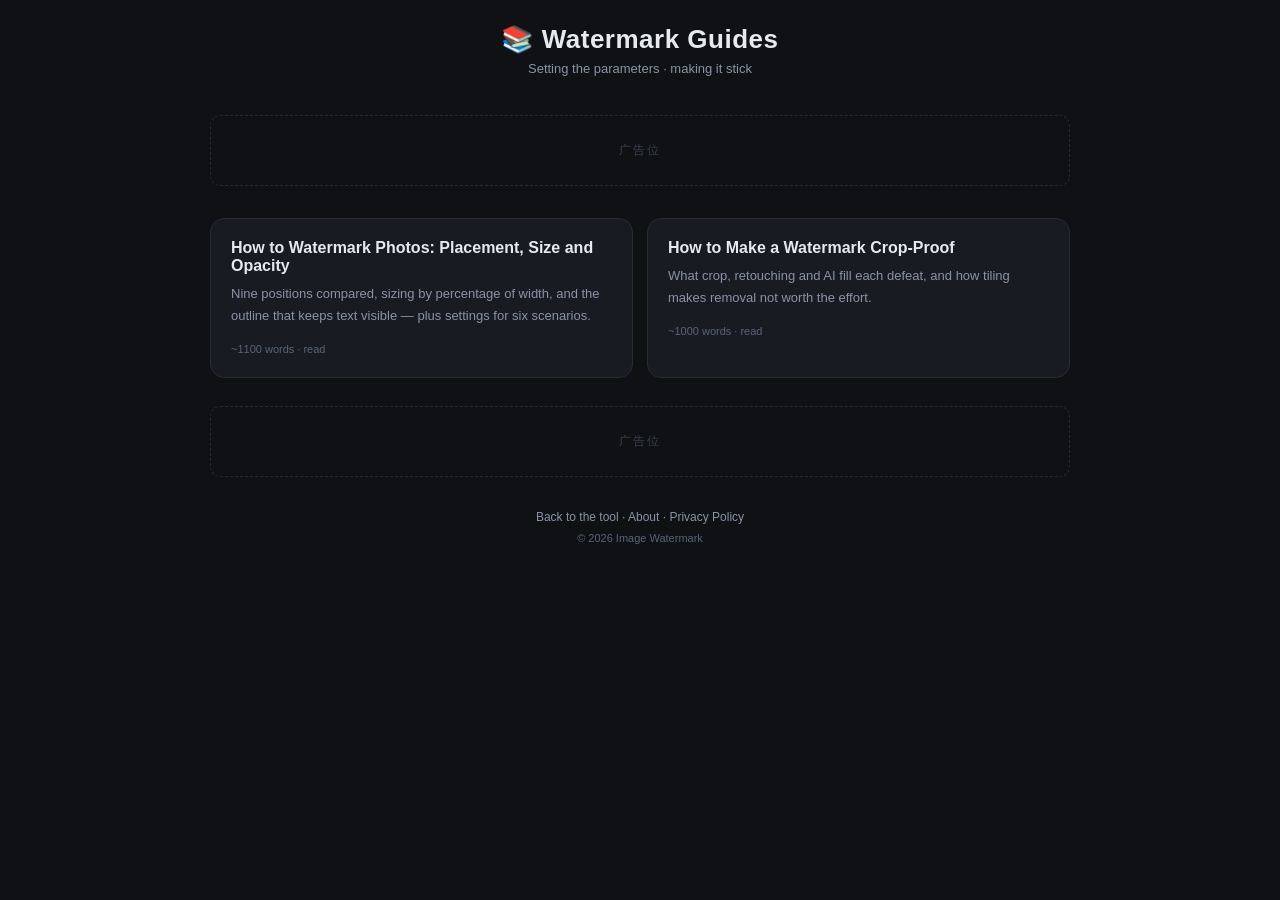
<file: en/blog/index.html>
<!DOCTYPE html>
<html lang="en">
<head>
<meta charset="UTF-8">
<meta name="viewport" content="width=device-width, initial-scale=1.0">
<title>Watermark Guides · Placement, Sizing and Anti-Theft</title>
<meta name="description" content="Practical watermarking guides: how to set position and parameters, and how to make a watermark crop-proof.">
<link rel="canonical" href="https://haixiansheng.github.io/image-watermark/en/blog/" />
<link rel="stylesheet" href="../../style.css">
<link rel="icon" type="image/png" sizes="32x32" href="../../favicon-32.png">
<link rel="icon" type="image/png" sizes="512x512" href="../../favicon-512.png">
<link rel="apple-touch-icon" sizes="180x180" href="../../apple-touch-icon.png">
<meta name="theme-color" content="#0b0d11">
<meta property="og:type" content="website">
<meta property="og:site_name" content="Free Online Image Tools">
<meta property="og:title" content="Watermark Guides · Placement, Sizing and Anti-Theft">
<meta property="og:description" content="Practical watermarking guides: how to set position and parameters, and how to make a watermark crop-proof.">
<meta property="og:url" content="https://haixiansheng.github.io/image-watermark/en/blog/">
<meta property="og:image" content="https://haixiansheng.github.io/image-watermark/og-en.png">
<meta property="og:image:width" content="1200">
<meta property="og:image:height" content="630">
<meta property="og:locale" content="en_US">
<meta name="twitter:card" content="summary_large_image">
<meta name="twitter:title" content="Watermark Guides · Placement, Sizing and Anti-Theft">
<meta name="twitter:description" content="Practical watermarking guides: how to set position and parameters, and how to make a watermark crop-proof.">
<meta name="twitter:image" content="https://haixiansheng.github.io/image-watermark/og-en.png">
</head>
<body>
<div class="app">
  <header>
    <h1>📚 Watermark Guides</h1>
    <p class="sub">Setting the parameters · making it stick</p>
  </header>

  <div class="ad-slot ad-top"></div>

  <div class="cards">
    <a class="card" href="watermark-placement-guide.html">
      <h3>How to Watermark Photos: Placement, Size and Opacity</h3>
      <p>Nine positions compared, sizing by percentage of width, and the outline that keeps text visible — plus settings for six scenarios.</p>
      <span class="card-meta">~1100 words · read</span>
    </a>
    <a class="card" href="crop-proof-watermark.html">
      <h3>How to Make a Watermark Crop-Proof</h3>
      <p>What crop, retouching and AI fill each defeat, and how tiling makes removal not worth the effort.</p>
      <span class="card-meta">~1000 words · read</span>
    </a>
  </div>

  <div class="ad-slot ad-bottom"></div>

  <footer>
    <nav class="foot-nav">
      <a href="../../en/index.html">Back to the tool</a> ·
      <a href="../about.html">About</a> ·
      <a href="../privacy.html">Privacy Policy</a>
    </nav>
    <p class="copy">© 2026 Image Watermark</p>
  </footer>
</div>
</body>
</html>
</file>
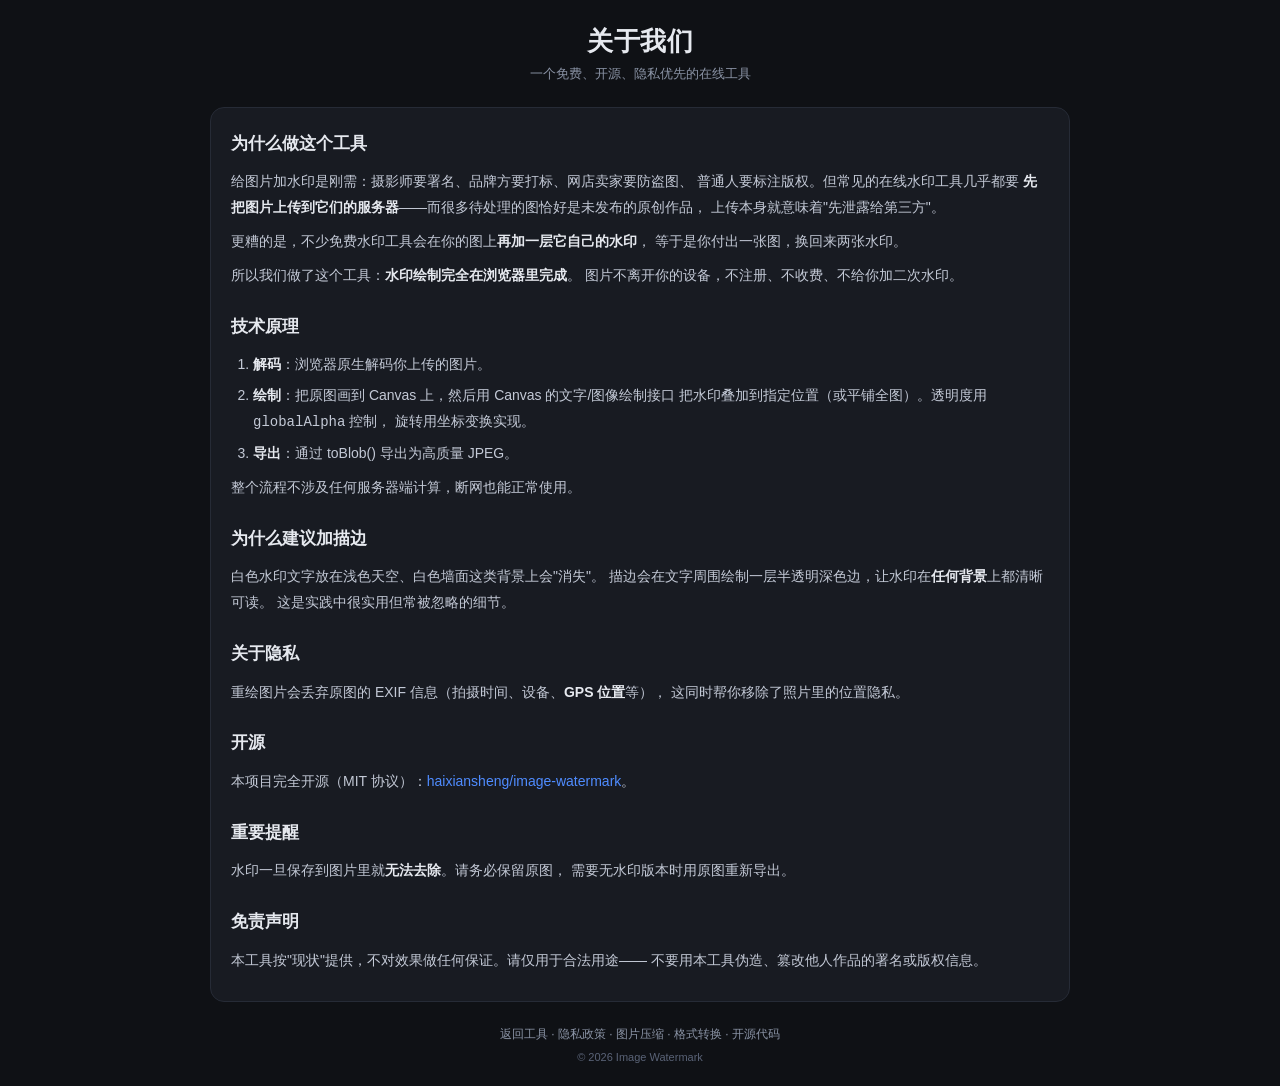
<file: about.html>
<!DOCTYPE html>
<html lang="zh-CN">
<head>
<meta charset="UTF-8">
<meta name="viewport" content="width=device-width, initial-scale=1.0">
<title>关于我们 · 图片加水印</title>
<meta name="description" content="关于免费在线图片加水印工具：技术原理、水印参数建议与开源信息。">
<link rel="stylesheet" href="style.css">
<link rel="canonical" href="https://haixiansheng.github.io/image-watermark/about.html" />
<link rel="alternate" hreflang="zh-CN" href="https://haixiansheng.github.io/image-watermark/about.html" />
<link rel="alternate" hreflang="en" href="https://haixiansheng.github.io/image-watermark/en/about.html" />
<link rel="icon" type="image/png" sizes="32x32" href="favicon-32.png">
<link rel="icon" type="image/png" sizes="512x512" href="favicon-512.png">
<link rel="apple-touch-icon" sizes="180x180" href="apple-touch-icon.png">
<meta name="theme-color" content="#0b0d11">
<meta property="og:type" content="website">
<meta property="og:site_name" content="免费在线图片工具">
<meta property="og:title" content="关于我们 · 图片加水印">
<meta property="og:description" content="关于免费在线图片加水印工具：技术原理、水印参数建议与开源信息。">
<meta property="og:url" content="https://haixiansheng.github.io/image-watermark/about.html">
<meta property="og:image" content="https://haixiansheng.github.io/image-watermark/og-zh.png">
<meta property="og:image:width" content="1200">
<meta property="og:image:height" content="630">
<meta property="og:locale" content="zh_CN">
<meta name="twitter:card" content="summary_large_image">
<meta name="twitter:title" content="关于我们 · 图片加水印">
<meta name="twitter:description" content="关于免费在线图片加水印工具：技术原理、水印参数建议与开源信息。">
<meta name="twitter:image" content="https://haixiansheng.github.io/image-watermark/og-zh.png">
</head>
<body>
<div class="app">
  <header>
    <h1>关于我们</h1>
    <p class="sub">一个免费、开源、隐私优先的在线工具</p>
  </header>

  <section class="panel content">
    <h2>为什么做这个工具</h2>
    <p>给图片加水印是刚需：摄影师要署名、品牌方要打标、网店卖家要防盗图、
       普通人要标注版权。但常见的在线水印工具几乎都要
       <b>先把图片上传到它们的服务器</b>——而很多待处理的图恰好是未发布的原创作品，
       上传本身就意味着"先泄露给第三方"。</p>
    <p>更糟的是，不少免费水印工具会在你的图上<b>再加一层它自己的水印</b>，
       等于是你付出一张图，换回来两张水印。</p>
    <p>所以我们做了这个工具：<b>水印绘制完全在浏览器里完成</b>。
       图片不离开你的设备，不注册、不收费、不给你加二次水印。</p>

    <h2>技术原理</h2>
    <ol>
      <li><b>解码</b>：浏览器原生解码你上传的图片。</li>
      <li><b>绘制</b>：把原图画到 Canvas 上，然后用 Canvas 的文字/图像绘制接口
          把水印叠加到指定位置（或平铺全图）。透明度用 <code>globalAlpha</code> 控制，
          旋转用坐标变换实现。</li>
      <li><b>导出</b>：通过 toBlob() 导出为高质量 JPEG。</li>
    </ol>
    <p>整个流程不涉及任何服务器端计算，断网也能正常使用。</p>

    <h2>为什么建议加描边</h2>
    <p>白色水印文字放在浅色天空、白色墙面这类背景上会"消失"。
       描边会在文字周围绘制一层半透明深色边，让水印在<b>任何背景</b>上都清晰可读。
       这是实践中很实用但常被忽略的细节。</p>

    <h2>关于隐私</h2>
    <p>重绘图片会丢弃原图的 EXIF 信息（拍摄时间、设备、<b>GPS 位置</b>等），
       这同时帮你移除了照片里的位置隐私。</p>

    <h2>开源</h2>
    <p>本项目完全开源（MIT 协议）：<a href="https://github.com/haixiansheng/image-watermark" target="_blank" rel="noopener">haixiansheng/image-watermark</a>。</p>

    <h2>重要提醒</h2>
    <p>水印一旦保存到图片里就<b>无法去除</b>。请务必保留原图，
       需要无水印版本时用原图重新导出。</p>

    <h2>免责声明</h2>
    <p>本工具按"现状"提供，不对效果做任何保证。请仅用于合法用途——
       不要用本工具伪造、篡改他人作品的署名或版权信息。</p>
  </section>

  <footer>
    <nav class="foot-nav">
      <a href="index.html">返回工具</a> ·
      <a href="privacy.html">隐私政策</a> ·
      <a href="https://haixiansheng.github.io/image-compressor/">图片压缩</a> ·
      <a href="https://haixiansheng.github.io/image-converter/">格式转换</a> ·
      <a href="https://github.com/haixiansheng/image-watermark" target="_blank" rel="noopener">开源代码</a>
    </nav>
    <p class="copy">© 2026 Image Watermark</p>
  </footer>

</div>
</body>
</html>
</file>
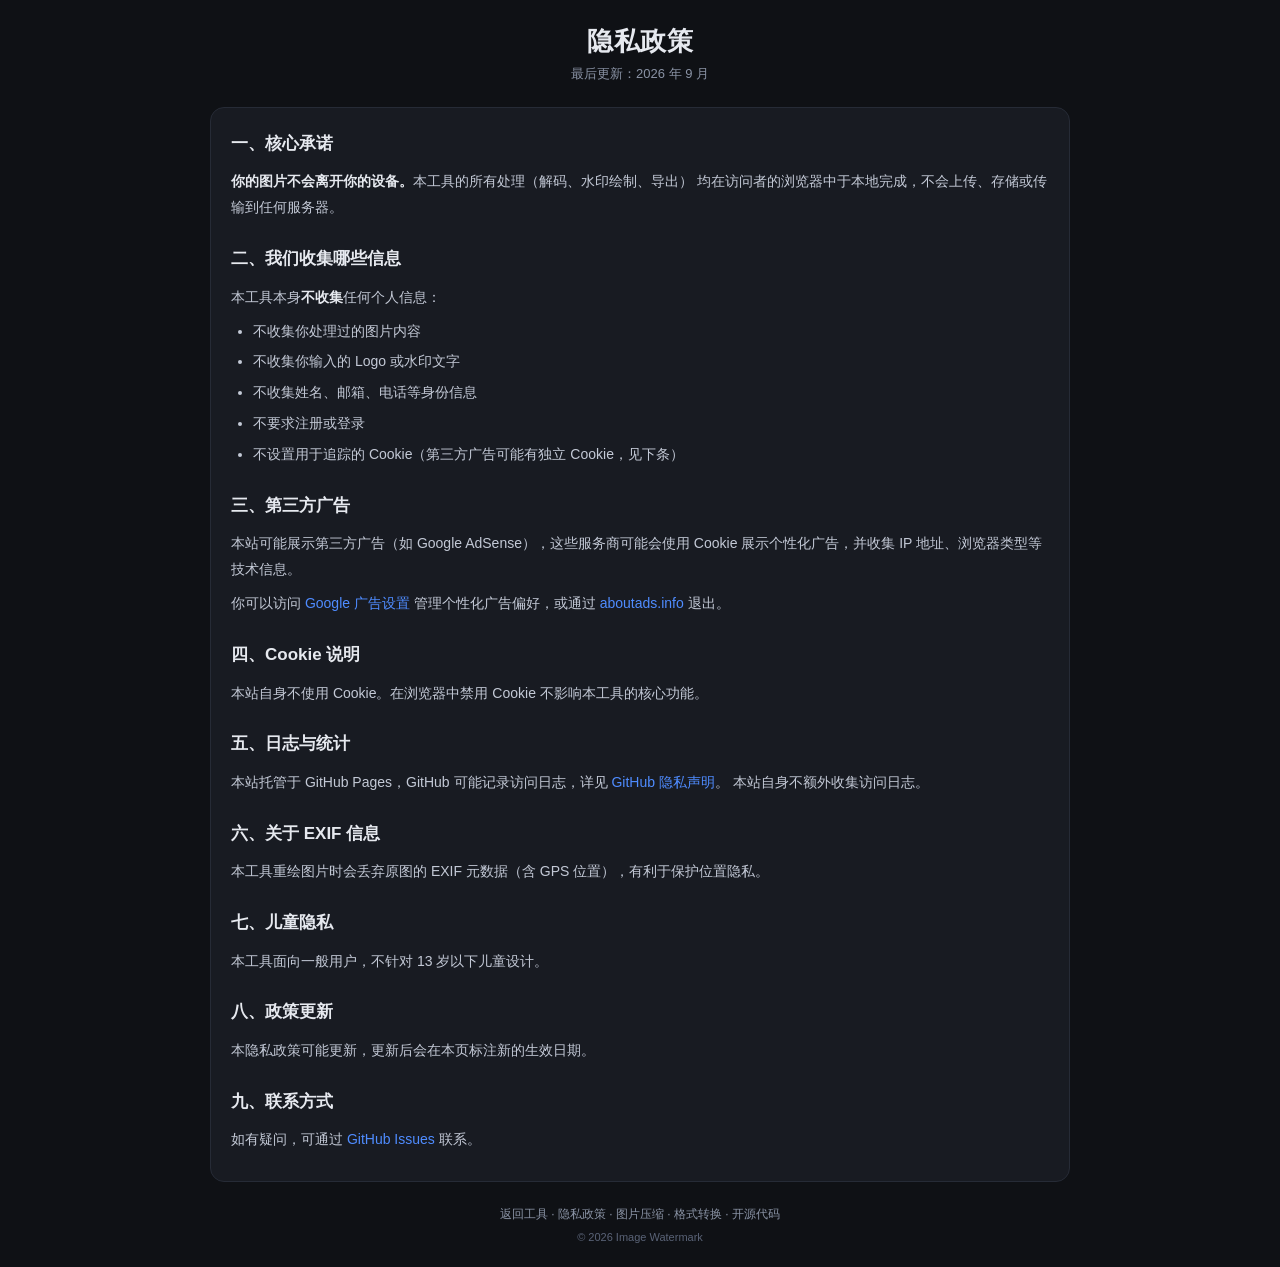
<file: privacy.html>
<!DOCTYPE html>
<html lang="zh-CN">
<head>
<meta charset="UTF-8">
<meta name="viewport" content="width=device-width, initial-scale=1.0">
<title>隐私政策 · 图片加水印</title>
<meta name="description" content="图片加水印工具的隐私政策：所有处理均在浏览器本地完成，图片不上传。">
<link rel="stylesheet" href="style.css">
<link rel="canonical" href="https://haixiansheng.github.io/image-watermark/privacy.html" />
<link rel="alternate" hreflang="zh-CN" href="https://haixiansheng.github.io/image-watermark/privacy.html" />
<link rel="alternate" hreflang="en" href="https://haixiansheng.github.io/image-watermark/en/privacy.html" />
<link rel="icon" type="image/png" sizes="32x32" href="favicon-32.png">
<link rel="icon" type="image/png" sizes="512x512" href="favicon-512.png">
<link rel="apple-touch-icon" sizes="180x180" href="apple-touch-icon.png">
<meta name="theme-color" content="#0b0d11">
<meta property="og:type" content="website">
<meta property="og:site_name" content="免费在线图片工具">
<meta property="og:title" content="隐私政策 · 图片加水印">
<meta property="og:description" content="图片加水印工具的隐私政策：所有处理均在浏览器本地完成，图片不上传。">
<meta property="og:url" content="https://haixiansheng.github.io/image-watermark/privacy.html">
<meta property="og:image" content="https://haixiansheng.github.io/image-watermark/og-zh.png">
<meta property="og:image:width" content="1200">
<meta property="og:image:height" content="630">
<meta property="og:locale" content="zh_CN">
<meta name="twitter:card" content="summary_large_image">
<meta name="twitter:title" content="隐私政策 · 图片加水印">
<meta name="twitter:description" content="图片加水印工具的隐私政策：所有处理均在浏览器本地完成，图片不上传。">
<meta name="twitter:image" content="https://haixiansheng.github.io/image-watermark/og-zh.png">
</head>
<body>
<div class="app">
  <header>
    <h1>隐私政策</h1>
    <p class="sub">最后更新：2026 年 9 月</p>
  </header>

  <section class="panel content">
    <h2>一、核心承诺</h2>
    <p><b>你的图片不会离开你的设备。</b>本工具的所有处理（解码、水印绘制、导出）
       均在访问者的浏览器中于本地完成，不会上传、存储或传输到任何服务器。</p>

    <h2>二、我们收集哪些信息</h2>
    <p>本工具本身<b>不收集</b>任何个人信息：</p>
    <ul>
      <li>不收集你处理过的图片内容</li>
      <li>不收集你输入的 Logo 或水印文字</li>
      <li>不收集姓名、邮箱、电话等身份信息</li>
      <li>不要求注册或登录</li>
      <li>不设置用于追踪的 Cookie（第三方广告可能有独立 Cookie，见下条）</li>
    </ul>

    <h2>三、第三方广告</h2>
    <p>本站可能展示第三方广告（如 Google AdSense），这些服务商可能会使用 Cookie
       展示个性化广告，并收集 IP 地址、浏览器类型等技术信息。</p>
    <p>你可以访问
       <a href="https://www.google.com/settings/ads" target="_blank" rel="noopener">Google 广告设置</a>
       管理个性化广告偏好，或通过
       <a href="https://www.aboutads.info/choices/" target="_blank" rel="noopener">aboutads.info</a> 退出。</p>

    <h2>四、Cookie 说明</h2>
    <p>本站自身不使用 Cookie。在浏览器中禁用 Cookie 不影响本工具的核心功能。</p>

    <h2>五、日志与统计</h2>
    <p>本站托管于 GitHub Pages，GitHub 可能记录访问日志，详见
       <a href="https://docs.github.com/site-policy/privacy-policies/github-privacy-statement" target="_blank" rel="noopener">GitHub 隐私声明</a>。
       本站自身不额外收集访问日志。</p>

    <h2>六、关于 EXIF 信息</h2>
    <p>本工具重绘图片时会丢弃原图的 EXIF 元数据（含 GPS 位置），有利于保护位置隐私。</p>

    <h2>七、儿童隐私</h2>
    <p>本工具面向一般用户，不针对 13 岁以下儿童设计。</p>

    <h2>八、政策更新</h2>
    <p>本隐私政策可能更新，更新后会在本页标注新的生效日期。</p>

    <h2>九、联系方式</h2>
    <p>如有疑问，可通过 <a href="https://github.com/haixiansheng/image-watermark/issues" target="_blank" rel="noopener">GitHub Issues</a> 联系。</p>
  </section>

  <footer>
    <nav class="foot-nav">
      <a href="index.html">返回工具</a> ·
      <a href="privacy.html">隐私政策</a> ·
      <a href="https://haixiansheng.github.io/image-compressor/">图片压缩</a> ·
      <a href="https://haixiansheng.github.io/image-converter/">格式转换</a> ·
      <a href="https://github.com/haixiansheng/image-watermark" target="_blank" rel="noopener">开源代码</a>
    </nav>
    <p class="copy">© 2026 Image Watermark</p>
  </footer>

</div>
</body>
</html>
</file>
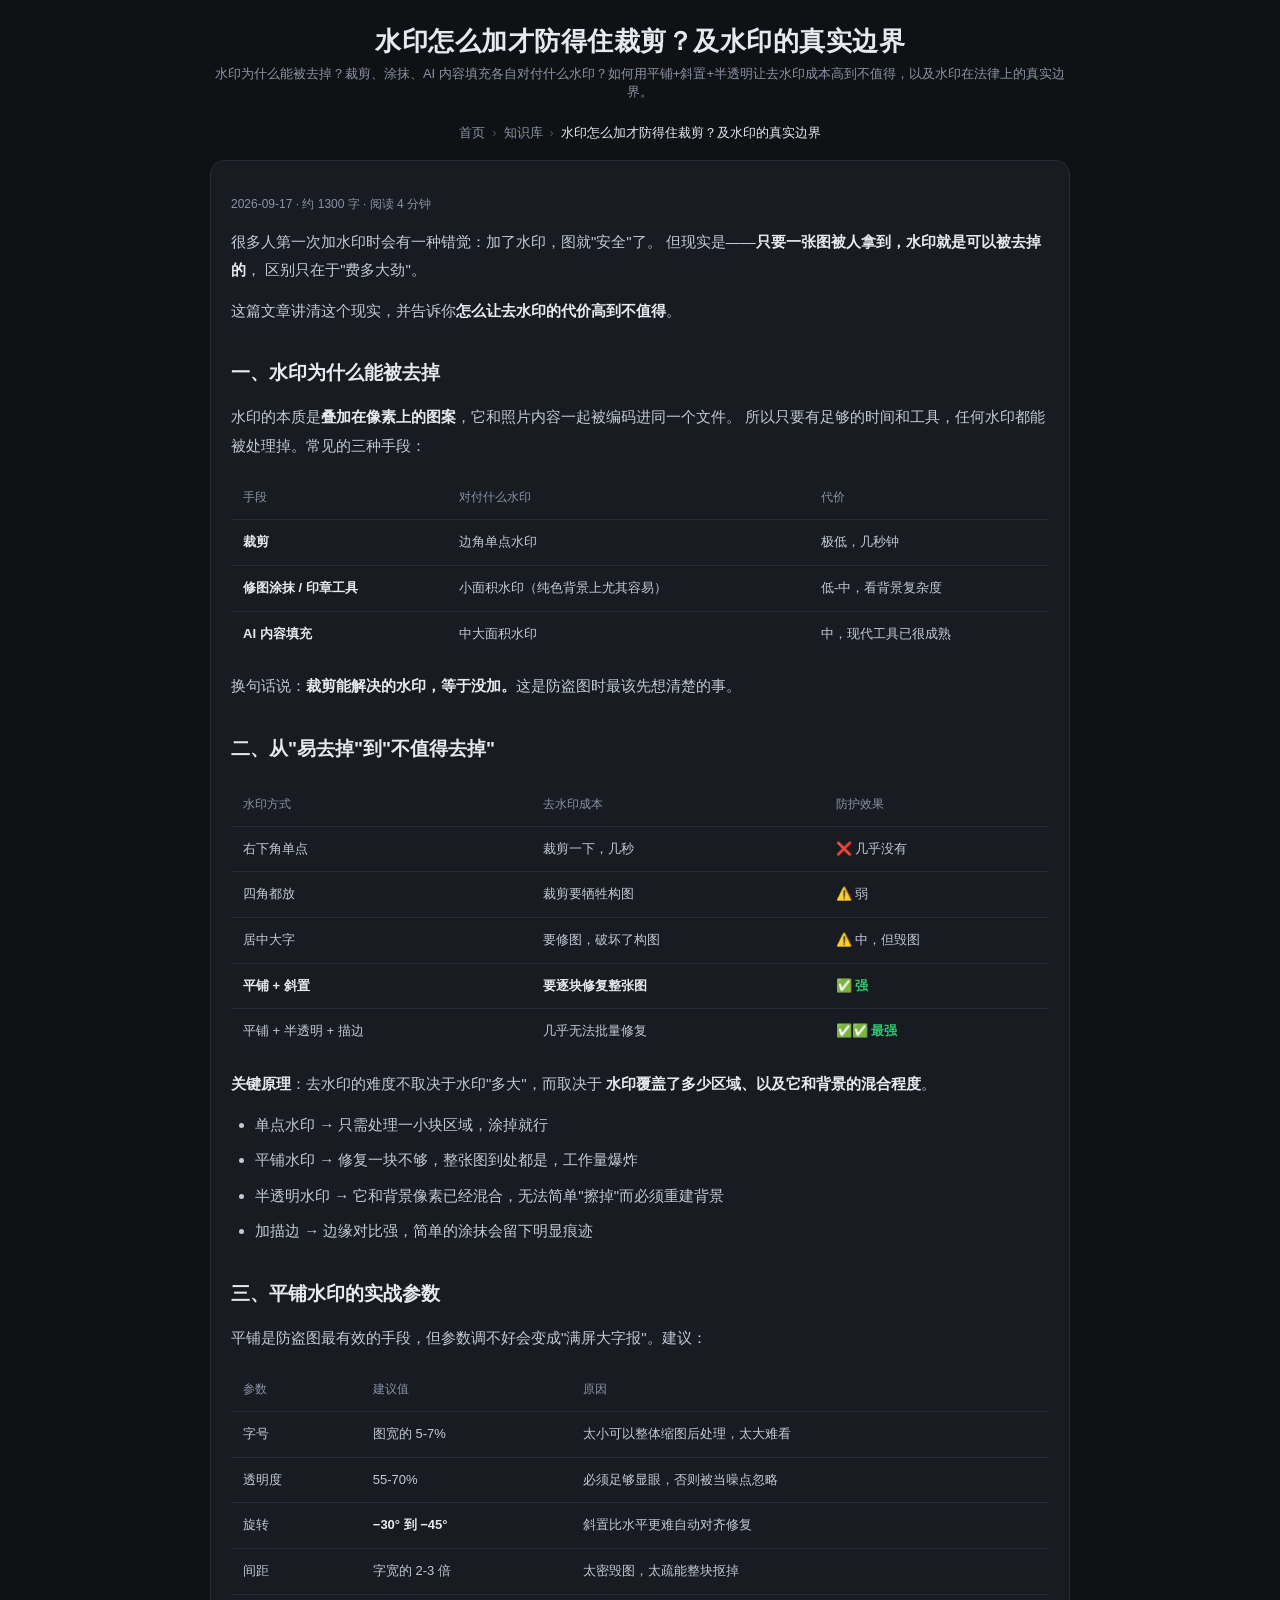
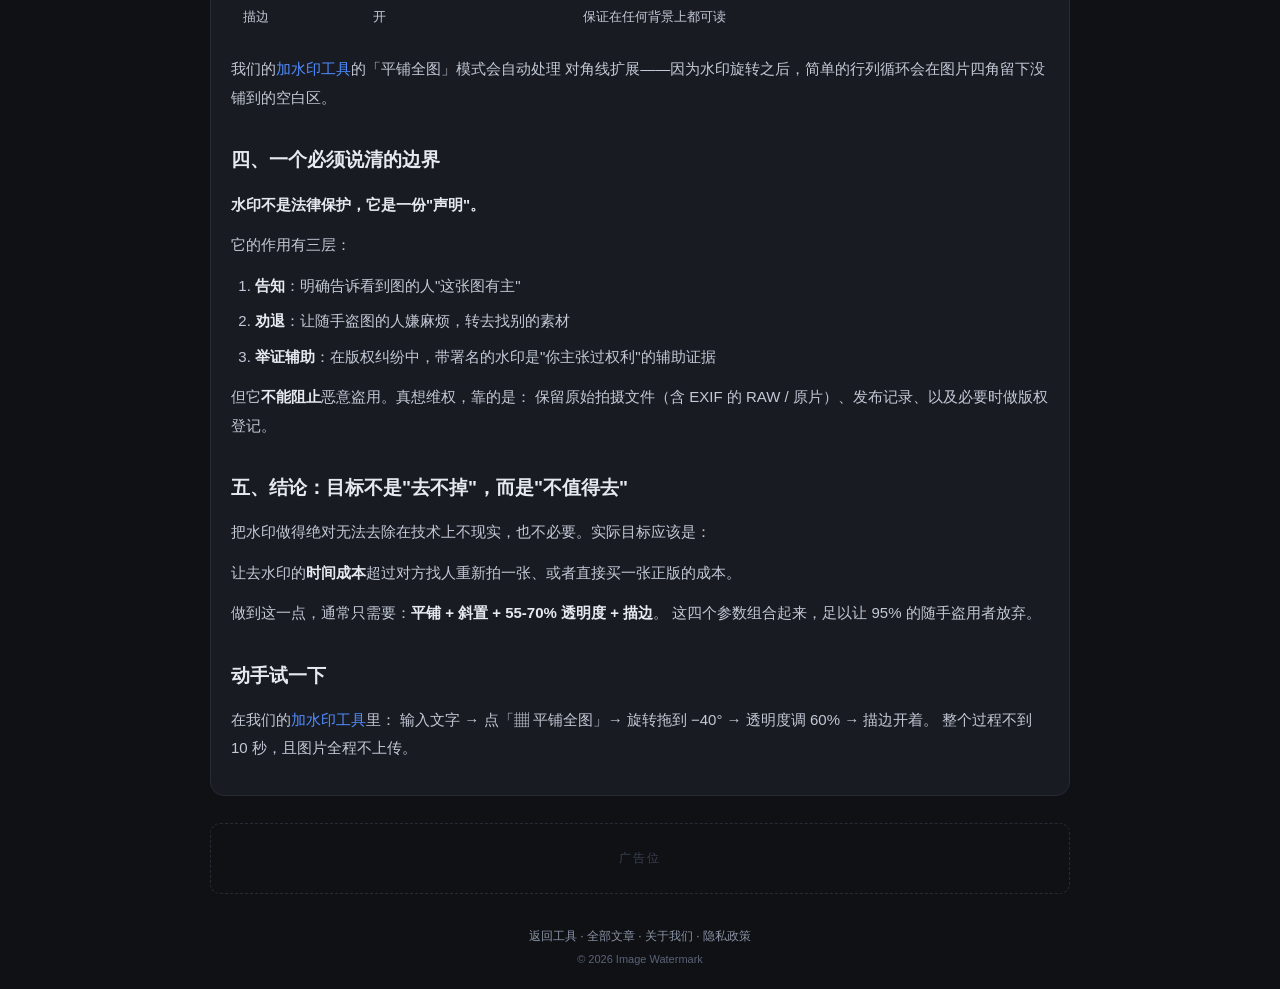
<file: blog/crop-proof-watermark.html>
<!DOCTYPE html>
<html lang="zh-CN">
<head>
<meta charset="UTF-8">
<meta name="viewport" content="width=device-width, initial-scale=1.0">
<title>水印怎么加才防得住裁剪？及水印的真实边界 · 加水印</title>
<meta name="description" content="水印为什么能被去掉？裁剪、涂抹、AI 内容填充各自对付什么水印？如何用平铺+斜置+半透明让去水印成本高到不值得，以及水印在法律上的真实边界。">
<link rel="canonical" href="https://haixiansheng.github.io/image-watermark/blog/crop-proof-watermark.html" />
<link rel="stylesheet" href="../style.css">
<link rel="icon" type="image/png" sizes="32x32" href="../favicon-32.png">
<link rel="icon" type="image/png" sizes="512x512" href="../favicon-512.png">
<link rel="apple-touch-icon" sizes="180x180" href="../apple-touch-icon.png">
<meta name="theme-color" content="#0b0d11">
<meta property="og:type" content="website">
<meta property="og:site_name" content="免费在线图片工具">
<meta property="og:title" content="水印怎么加才防得住裁剪？及水印的真实边界 · 加水印">
<meta property="og:description" content="水印为什么能被去掉？裁剪、涂抹、AI 内容填充各自对付什么水印？如何用平铺+斜置+半透明让去水印成本高到不值得，以及水印在法律上的真实边界。">
<meta property="og:url" content="https://haixiansheng.github.io/image-watermark/blog/crop-proof-watermark.html">
<meta property="og:image" content="https://haixiansheng.github.io/image-watermark/og-zh.png">
<meta property="og:image:width" content="1200">
<meta property="og:image:height" content="630">
<meta property="og:locale" content="zh_CN">
<meta name="twitter:card" content="summary_large_image">
<meta name="twitter:title" content="水印怎么加才防得住裁剪？及水印的真实边界 · 加水印">
<meta name="twitter:description" content="水印为什么能被去掉？裁剪、涂抹、AI 内容填充各自对付什么水印？如何用平铺+斜置+半透明让去水印成本高到不值得，以及水印在法律上的真实边界。">
<meta name="twitter:image" content="https://haixiansheng.github.io/image-watermark/og-zh.png">
<script type="application/ld+json">
{
  "@context": "https://schema.org",
  "@type": "BreadcrumbList",
  "itemListElement": [
    {
      "@type": "ListItem",
      "position": 1,
      "name": "首页",
      "item": "https://haixiansheng.github.io/image-watermark/"
    },
    {
      "@type": "ListItem",
      "position": 2,
      "name": "知识库",
      "item": "https://haixiansheng.github.io/image-watermark/blog/"
    },
    {
      "@type": "ListItem",
      "position": 3,
      "name": "水印怎么加才防得住裁剪？及水印的真实边界"
    }
  ]
}
</script>
</head>
<body>
<div class="app">
  <header>
    <h1>水印怎么加才防得住裁剪？及水印的真实边界</h1>
    <p class="sub">水印为什么能被去掉？裁剪、涂抹、AI 内容填充各自对付什么水印？如何用平铺+斜置+半透明让去水印成本高到不值得，以及水印在法律上的真实边界。</p>
  </header>

    <nav class="breadcrumb" aria-label="Breadcrumb">
      <a href="https://haixiansheng.github.io/image-watermark/">首页</a><span class="sep">›</span><a href="https://haixiansheng.github.io/image-watermark/blog/">知识库</a><span class="sep">›</span><span class="cur">水印怎么加才防得住裁剪？及水印的真实边界</span>
    </nav>

  <section class="panel content article">

    <p class="article-meta">2026-09-17 · 约 1300 字 · 阅读 4 分钟</p>

    <p>很多人第一次加水印时会有一种错觉：加了水印，图就"安全"了。
       但现实是——<b>只要一张图被人拿到，水印就是可以被去掉的</b>，
       区别只在于"费多大劲"。</p>
    <p>这篇文章讲清这个现实，并告诉你<b>怎么让去水印的代价高到不值得</b>。</p>

    <h2>一、水印为什么能被去掉</h2>
    <p>水印的本质是<b>叠加在像素上的图案</b>，它和照片内容一起被编码进同一个文件。
       所以只要有足够的时间和工具，任何水印都能被处理掉。常见的三种手段：</p>
    <table class="compare-table">
      <thead><tr><th>手段</th><th>对付什么水印</th><th>代价</th></tr></thead>
      <tbody>
        <tr><td><b>裁剪</b></td><td>边角单点水印</td><td>极低，几秒钟</td></tr>
        <tr><td><b>修图涂抹 / 印章工具</b></td><td>小面积水印（纯色背景上尤其容易）</td><td>低-中，看背景复杂度</td></tr>
        <tr><td><b>AI 内容填充</b></td><td>中大面积水印</td><td>中，现代工具已很成熟</td></tr>
      </tbody>
    </table>
    <p>换句话说：<b>裁剪能解决的水印，等于没加。</b>这是防盗图时最该先想清楚的事。</p>

    <h2>二、从"易去掉"到"不值得去掉"</h2>
    <table class="compare-table">
      <thead><tr><th>水印方式</th><th>去水印成本</th><th>防护效果</th></tr></thead>
      <tbody>
        <tr><td>右下角单点</td><td>裁剪一下，几秒</td><td>❌ 几乎没有</td></tr>
        <tr><td>四角都放</td><td>裁剪要牺牲构图</td><td>⚠️ 弱</td></tr>
        <tr><td>居中大字</td><td>要修图，破坏了构图</td><td>⚠️ 中，但毁图</td></tr>
        <tr><td><b>平铺 + 斜置</b></td><td><b>要逐块修复整张图</b></td><td class="us">✅ 强</td></tr>
        <tr><td>平铺 + 半透明 + 描边</td><td>几乎无法批量修复</td><td class="us">✅✅ 最强</td></tr>
      </tbody>
    </table>
    <p><b>关键原理</b>：去水印的难度不取决于水印"多大"，而取决于
       <b>水印覆盖了多少区域、以及它和背景的混合程度</b>。</p>
    <ul>
      <li>单点水印 → 只需处理一小块区域，涂掉就行</li>
      <li>平铺水印 → 修复一块不够，整张图到处都是，工作量爆炸</li>
      <li>半透明水印 → 它和背景像素已经混合，无法简单"擦掉"而必须重建背景</li>
      <li>加描边 → 边缘对比强，简单的涂抹会留下明显痕迹</li>
    </ul>

    <h2>三、平铺水印的实战参数</h2>
    <p>平铺是防盗图最有效的手段，但参数调不好会变成"满屏大字报"。建议：</p>
    <table class="compare-table">
      <thead><tr><th>参数</th><th>建议值</th><th>原因</th></tr></thead>
      <tbody>
        <tr><td>字号</td><td>图宽的 5-7%</td><td>太小可以整体缩图后处理，太大难看</td></tr>
        <tr><td>透明度</td><td>55-70%</td><td>必须足够显眼，否则被当噪点忽略</td></tr>
        <tr><td>旋转</td><td><b>−30° 到 −45°</b></td><td>斜置比水平更难自动对齐修复</td></tr>
        <tr><td>间距</td><td>字宽的 2-3 倍</td><td>太密毁图，太疏能整块抠掉</td></tr>
        <tr><td>描边</td><td>开</td><td>保证在任何背景上都可读</td></tr>
      </tbody>
    </table>
    <p>我们的<a href="../index.html">加水印工具</a>的「平铺全图」模式会自动处理
       对角线扩展——因为水印旋转之后，简单的行列循环会在图片四角留下没铺到的空白区。</p>

    <h2>四、一个必须说清的边界</h2>
    <p><b>水印不是法律保护，它是一份"声明"。</b></p>
    <p>它的作用有三层：</p>
    <ol>
      <li><b>告知</b>：明确告诉看到图的人"这张图有主"</li>
      <li><b>劝退</b>：让随手盗图的人嫌麻烦，转去找别的素材</li>
      <li><b>举证辅助</b>：在版权纠纷中，带署名的水印是"你主张过权利"的辅助证据</li>
    </ol>
    <p>但它<b>不能阻止</b>恶意盗用。真想维权，靠的是：
       保留原始拍摄文件（含 EXIF 的 RAW / 原片）、发布记录、以及必要时做版权登记。</p>

    <h2>五、结论：目标不是"去不掉"，而是"不值得去"</h2>
    <p>把水印做得绝对无法去除在技术上不现实，也不必要。实际目标应该是：</p>
    <blockquote>让去水印的<b>时间成本</b>超过对方找人重新拍一张、或者直接买一张正版的成本。</blockquote>
    <p>做到这一点，通常只需要：<b>平铺 + 斜置 + 55-70% 透明度 + 描边</b>。
       这四个参数组合起来，足以让 95% 的随手盗用者放弃。</p>

    <h2>动手试一下</h2>
    <p>在我们的<a href="../index.html">加水印工具</a>里：
       输入文字 → 点「▦ 平铺全图」→ 旋转拖到 −40° → 透明度调 60% → 描边开着。
       整个过程不到 10 秒，且图片全程不上传。</p>

  </section>
  <div class="ad-slot ad-bottom"></div>
  <footer>
    <nav class="foot-nav">
      <a href="../index.html">返回工具</a> ·
      <a href="index.html">全部文章</a> ·
      <a href="../about.html">关于我们</a> ·
      <a href="../privacy.html">隐私政策</a>
    </nav>
    <p class="copy">© 2026 Image Watermark</p>
  </footer>
</div>
</body>
</html>
</file>
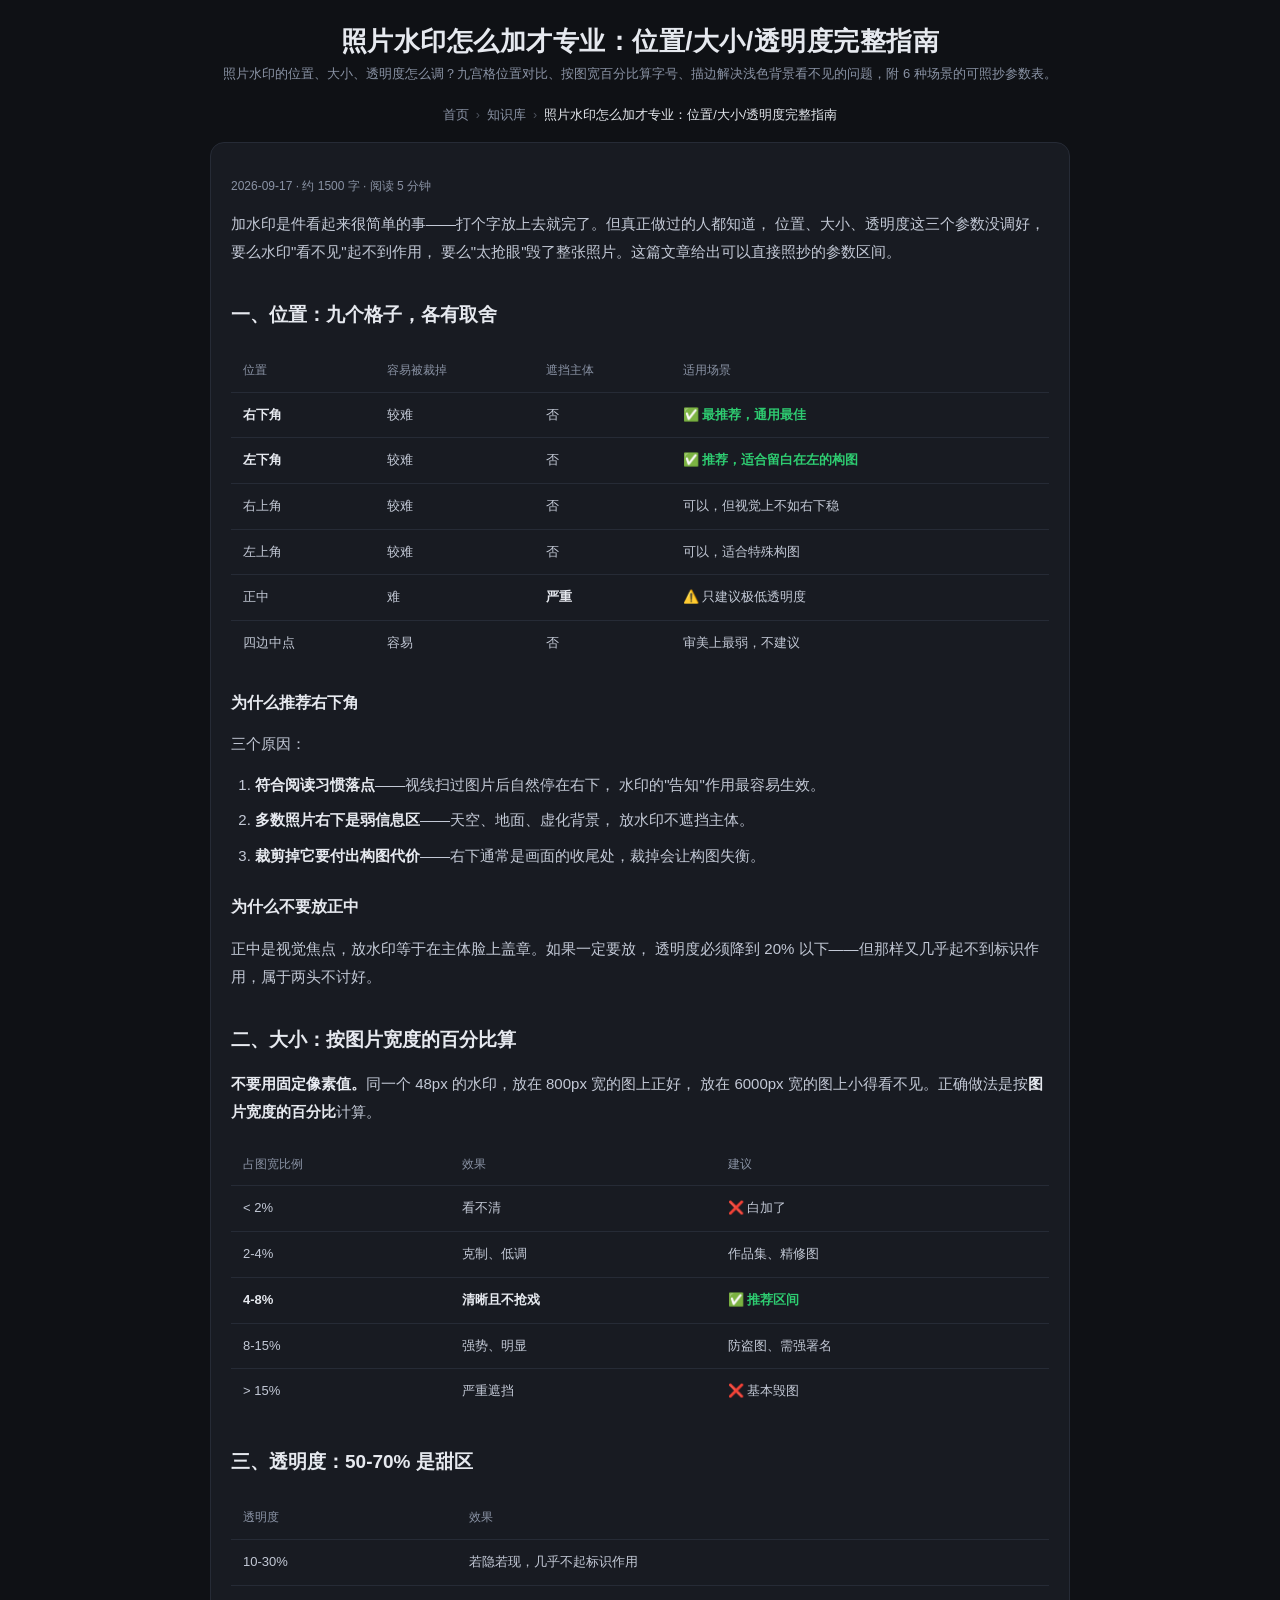
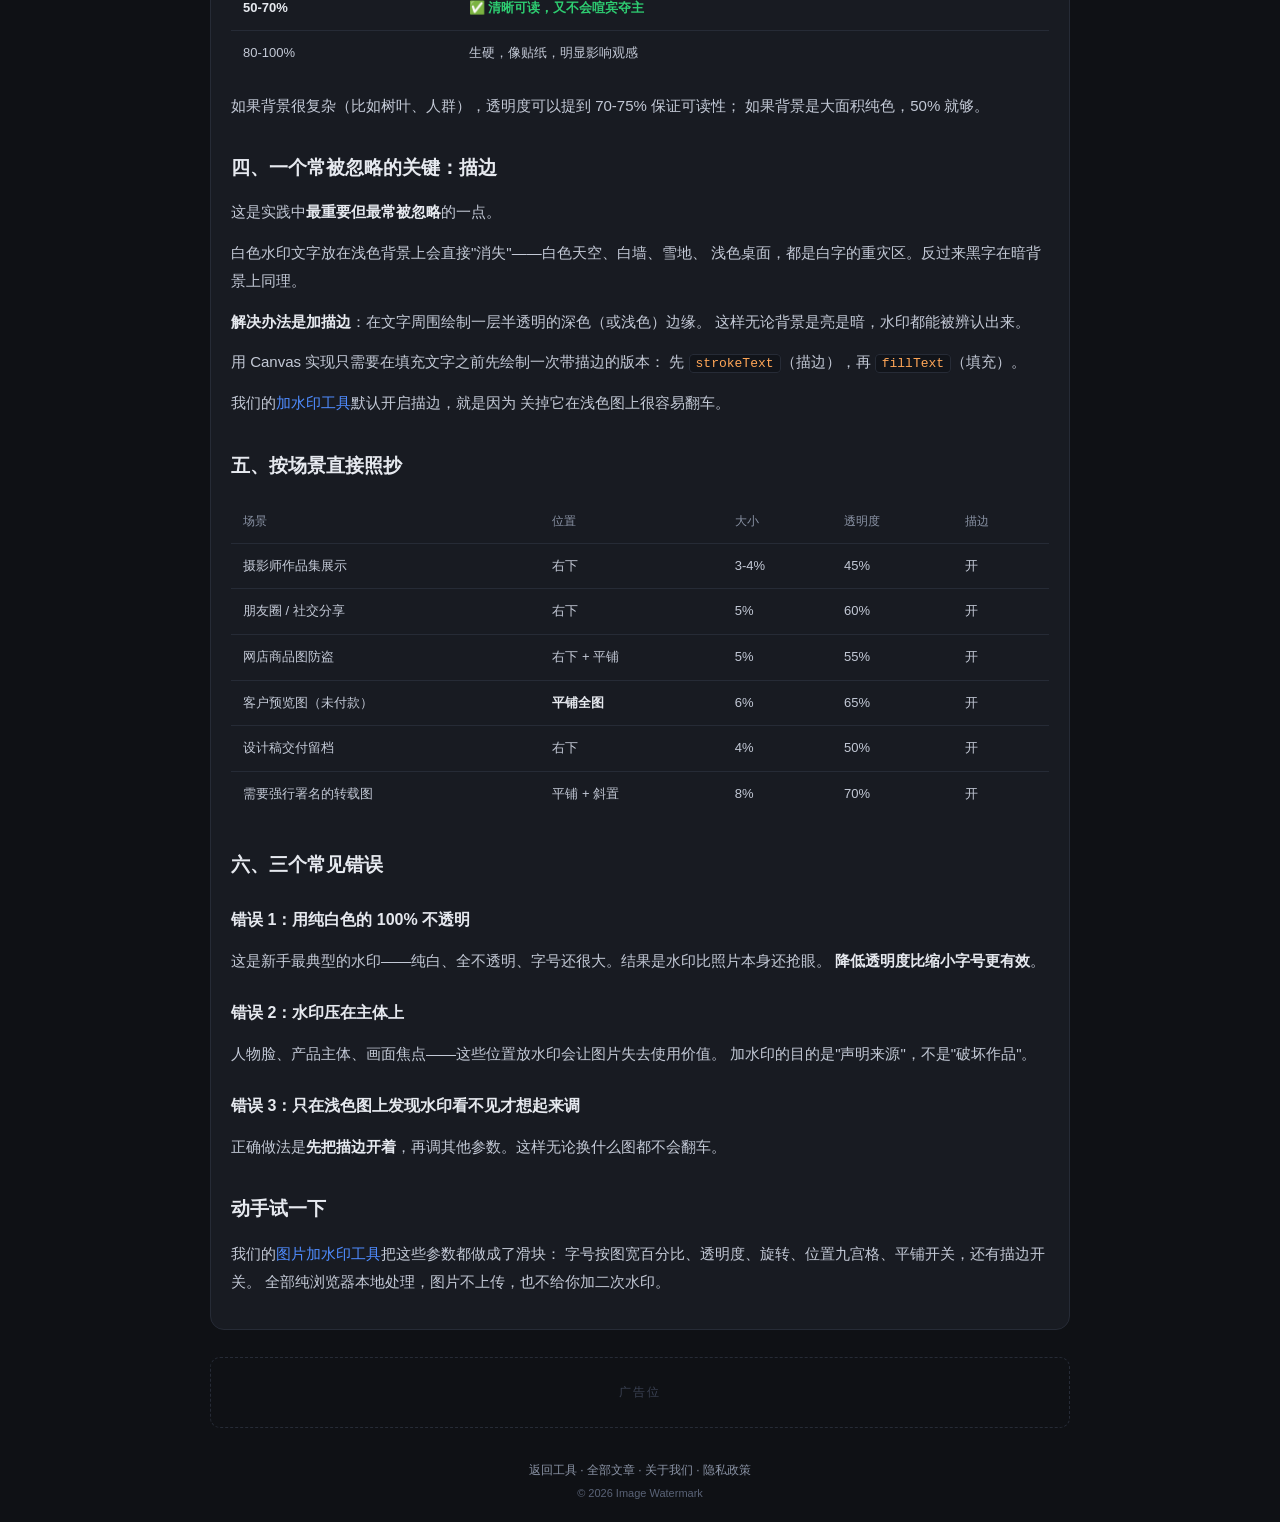
<file: blog/watermark-placement-guide.html>
<!DOCTYPE html>
<html lang="zh-CN">
<head>
<meta charset="UTF-8">
<meta name="viewport" content="width=device-width, initial-scale=1.0">
<title>照片水印怎么加才专业：位置/大小/透明度完整指南 · 加水印</title>
<meta name="description" content="照片水印的位置、大小、透明度怎么调？九宫格位置对比、按图宽百分比算字号、描边解决浅色背景看不见的问题，附 6 种场景的可照抄参数表。">
<link rel="canonical" href="https://haixiansheng.github.io/image-watermark/blog/watermark-placement-guide.html" />
<link rel="stylesheet" href="../style.css">
<link rel="icon" type="image/png" sizes="32x32" href="../favicon-32.png">
<link rel="icon" type="image/png" sizes="512x512" href="../favicon-512.png">
<link rel="apple-touch-icon" sizes="180x180" href="../apple-touch-icon.png">
<meta name="theme-color" content="#0b0d11">
<meta property="og:type" content="website">
<meta property="og:site_name" content="免费在线图片工具">
<meta property="og:title" content="照片水印怎么加才专业：位置/大小/透明度完整指南 · 加水印">
<meta property="og:description" content="照片水印的位置、大小、透明度怎么调？九宫格位置对比、按图宽百分比算字号、描边解决浅色背景看不见的问题，附 6 种场景的可照抄参数表。">
<meta property="og:url" content="https://haixiansheng.github.io/image-watermark/blog/watermark-placement-guide.html">
<meta property="og:image" content="https://haixiansheng.github.io/image-watermark/og-zh.png">
<meta property="og:image:width" content="1200">
<meta property="og:image:height" content="630">
<meta property="og:locale" content="zh_CN">
<meta name="twitter:card" content="summary_large_image">
<meta name="twitter:title" content="照片水印怎么加才专业：位置/大小/透明度完整指南 · 加水印">
<meta name="twitter:description" content="照片水印的位置、大小、透明度怎么调？九宫格位置对比、按图宽百分比算字号、描边解决浅色背景看不见的问题，附 6 种场景的可照抄参数表。">
<meta name="twitter:image" content="https://haixiansheng.github.io/image-watermark/og-zh.png">
<script type="application/ld+json">
{
  "@context": "https://schema.org",
  "@type": "BreadcrumbList",
  "itemListElement": [
    {
      "@type": "ListItem",
      "position": 1,
      "name": "首页",
      "item": "https://haixiansheng.github.io/image-watermark/"
    },
    {
      "@type": "ListItem",
      "position": 2,
      "name": "知识库",
      "item": "https://haixiansheng.github.io/image-watermark/blog/"
    },
    {
      "@type": "ListItem",
      "position": 3,
      "name": "照片水印怎么加才专业：位置/大小/透明度完整指南"
    }
  ]
}
</script>
</head>
<body>
<div class="app">
  <header>
    <h1>照片水印怎么加才专业：位置/大小/透明度完整指南</h1>
    <p class="sub">照片水印的位置、大小、透明度怎么调？九宫格位置对比、按图宽百分比算字号、描边解决浅色背景看不见的问题，附 6 种场景的可照抄参数表。</p>
  </header>

    <nav class="breadcrumb" aria-label="Breadcrumb">
      <a href="https://haixiansheng.github.io/image-watermark/">首页</a><span class="sep">›</span><a href="https://haixiansheng.github.io/image-watermark/blog/">知识库</a><span class="sep">›</span><span class="cur">照片水印怎么加才专业：位置/大小/透明度完整指南</span>
    </nav>

  <section class="panel content article">

    <p class="article-meta">2026-09-17 · 约 1500 字 · 阅读 5 分钟</p>

    <p>加水印是件看起来很简单的事——打个字放上去就完了。但真正做过的人都知道，
       位置、大小、透明度这三个参数没调好，要么水印"看不见"起不到作用，
       要么"太抢眼"毁了整张照片。这篇文章给出可以直接照抄的参数区间。</p>

    <h2>一、位置：九个格子，各有取舍</h2>
    <table class="compare-table">
      <thead>
        <tr><th>位置</th><th>容易被裁掉</th><th>遮挡主体</th><th>适用场景</th></tr>
      </thead>
      <tbody>
        <tr><td><b>右下角</b></td><td>较难</td><td>否</td><td class="us">✅ 最推荐，通用最佳</td></tr>
        <tr><td><b>左下角</b></td><td>较难</td><td>否</td><td class="us">✅ 推荐，适合留白在左的构图</td></tr>
        <tr><td>右上角</td><td>较难</td><td>否</td><td>可以，但视觉上不如右下稳</td></tr>
        <tr><td>左上角</td><td>较难</td><td>否</td><td>可以，适合特殊构图</td></tr>
        <tr><td>正中</td><td>难</td><td><b>严重</b></td><td>⚠️ 只建议极低透明度</td></tr>
        <tr><td>四边中点</td><td>容易</td><td>否</td><td>审美上最弱，不建议</td></tr>
      </tbody>
    </table>

    <h3>为什么推荐右下角</h3>
    <p>三个原因：</p>
    <ol>
      <li><b>符合阅读习惯落点</b>——视线扫过图片后自然停在右下，
          水印的"告知"作用最容易生效。</li>
      <li><b>多数照片右下是弱信息区</b>——天空、地面、虚化背景，
          放水印不遮挡主体。</li>
      <li><b>裁剪掉它要付出构图代价</b>——右下通常是画面的收尾处，裁掉会让构图失衡。</li>
    </ol>

    <h3>为什么不要放正中</h3>
    <p>正中是视觉焦点，放水印等于在主体脸上盖章。如果一定要放，
       透明度必须降到 20% 以下——但那样又几乎起不到标识作用，属于两头不讨好。</p>

    <h2>二、大小：按图片宽度的百分比算</h2>
    <p><b>不要用固定像素值。</b>同一个 48px 的水印，放在 800px 宽的图上正好，
       放在 6000px 宽的图上小得看不见。正确做法是按<b>图片宽度的百分比</b>计算。</p>
    <table class="compare-table">
      <thead><tr><th>占图宽比例</th><th>效果</th><th>建议</th></tr></thead>
      <tbody>
        <tr><td>&lt; 2%</td><td>看不清</td><td>❌ 白加了</td></tr>
        <tr><td>2-4%</td><td>克制、低调</td><td>作品集、精修图</td></tr>
        <tr><td><b>4-8%</b></td><td><b>清晰且不抢戏</b></td><td class="us">✅ 推荐区间</td></tr>
        <tr><td>8-15%</td><td>强势、明显</td><td>防盗图、需强署名</td></tr>
        <tr><td>&gt; 15%</td><td>严重遮挡</td><td>❌ 基本毁图</td></tr>
      </tbody>
    </table>

    <h2>三、透明度：50-70% 是甜区</h2>
    <table class="compare-table">
      <thead><tr><th>透明度</th><th>效果</th></tr></thead>
      <tbody>
        <tr><td>10-30%</td><td>若隐若现，几乎不起标识作用</td></tr>
        <tr><td><b>50-70%</b></td><td class="us">✅ 清晰可读，又不会喧宾夺主</td></tr>
        <tr><td>80-100%</td><td>生硬，像贴纸，明显影响观感</td></tr>
      </tbody>
    </table>
    <p>如果背景很复杂（比如树叶、人群），透明度可以提到 70-75% 保证可读性；
       如果背景是大面积纯色，50% 就够。</p>

    <h2>四、一个常被忽略的关键：描边</h2>
    <p>这是实践中<b>最重要但最常被忽略</b>的一点。</p>
    <p>白色水印文字放在浅色背景上会直接"消失"——白色天空、白墙、雪地、
       浅色桌面，都是白字的重灾区。反过来黑字在暗背景上同理。</p>
    <p><b>解决办法是加描边</b>：在文字周围绘制一层半透明的深色（或浅色）边缘。
       这样无论背景是亮是暗，水印都能被辨认出来。</p>
    <p>用 Canvas 实现只需要在填充文字之前先绘制一次带描边的版本：
       先 <code>strokeText</code>（描边），再 <code>fillText</code>（填充）。</p>
    <p>我们的<a href="../index.html">加水印工具</a>默认开启描边，就是因为
       关掉它在浅色图上很容易翻车。</p>

    <h2>五、按场景直接照抄</h2>
    <table class="compare-table">
      <thead><tr><th>场景</th><th>位置</th><th>大小</th><th>透明度</th><th>描边</th></tr></thead>
      <tbody>
        <tr><td>摄影师作品集展示</td><td>右下</td><td>3-4%</td><td>45%</td><td>开</td></tr>
        <tr><td>朋友圈 / 社交分享</td><td>右下</td><td>5%</td><td>60%</td><td>开</td></tr>
        <tr><td>网店商品图防盗</td><td>右下 + 平铺</td><td>5%</td><td>55%</td><td>开</td></tr>
        <tr><td>客户预览图（未付款）</td><td><b>平铺全图</b></td><td>6%</td><td>65%</td><td>开</td></tr>
        <tr><td>设计稿交付留档</td><td>右下</td><td>4%</td><td>50%</td><td>开</td></tr>
        <tr><td>需要强行署名的转载图</td><td>平铺 + 斜置</td><td>8%</td><td>70%</td><td>开</td></tr>
      </tbody>
    </table>

    <h2>六、三个常见错误</h2>

    <h3>错误 1：用纯白色的 100% 不透明</h3>
    <p>这是新手最典型的水印——纯白、全不透明、字号还很大。结果是水印比照片本身还抢眼。
       <b>降低透明度比缩小字号更有效</b>。</p>

    <h3>错误 2：水印压在主体上</h3>
    <p>人物脸、产品主体、画面焦点——这些位置放水印会让图片失去使用价值。
       加水印的目的是"声明来源"，不是"破坏作品"。</p>

    <h3>错误 3：只在浅色图上发现水印看不见才想起来调</h3>
    <p>正确做法是<b>先把描边开着</b>，再调其他参数。这样无论换什么图都不会翻车。</p>

    <h2>动手试一下</h2>
    <p>我们的<a href="../index.html">图片加水印工具</a>把这些参数都做成了滑块：
       字号按图宽百分比、透明度、旋转、位置九宫格、平铺开关，还有描边开关。
       全部纯浏览器本地处理，图片不上传，也不给你加二次水印。</p>

  </section>
  <div class="ad-slot ad-bottom"></div>
  <footer>
    <nav class="foot-nav">
      <a href="../index.html">返回工具</a> ·
      <a href="index.html">全部文章</a> ·
      <a href="../about.html">关于我们</a> ·
      <a href="../privacy.html">隐私政策</a>
    </nav>
    <p class="copy">© 2026 Image Watermark</p>
  </footer>
</div>
</body>
</html>
</file>
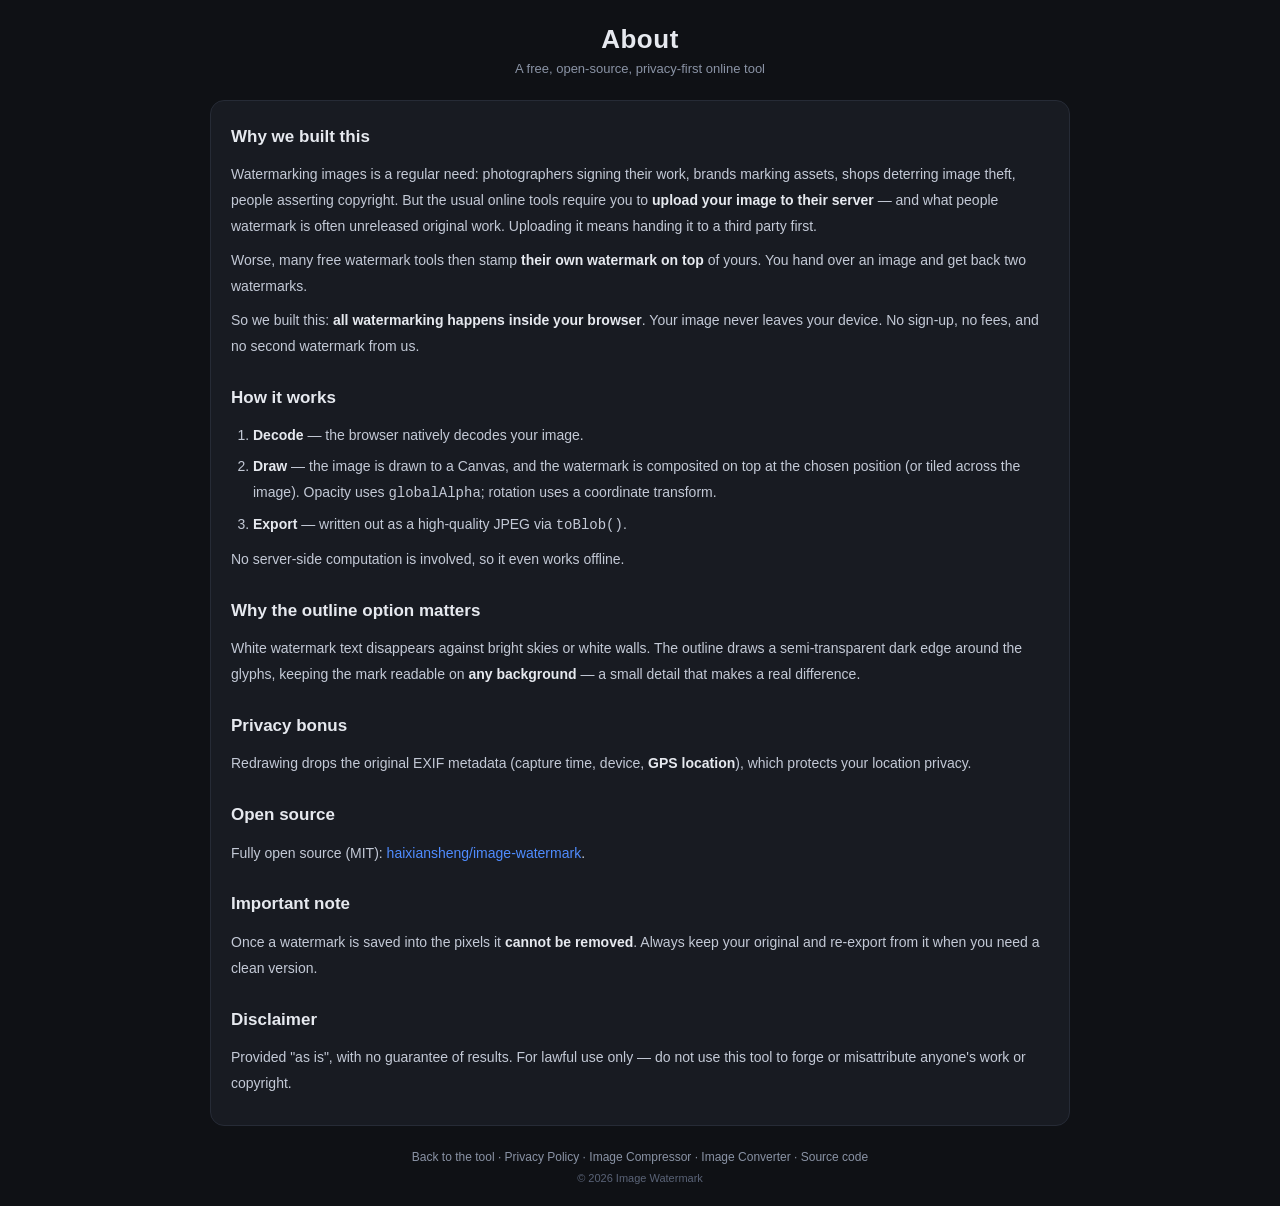
<file: en/about.html>
<!DOCTYPE html>
<html lang="en">
<head>
<meta charset="UTF-8">
<meta name="viewport" content="width=device-width, initial-scale=1.0">
<title>About · Image Watermark Tool</title>
<meta name="description" content="About the free online watermark tool: how it works, recommended settings, and open source info.">
<link rel="stylesheet" href="../style.css">
<link rel="canonical" href="https://haixiansheng.github.io/image-watermark/en/about.html" />
<link rel="alternate" hreflang="zh-CN" href="https://haixiansheng.github.io/image-watermark/about.html" />
<link rel="alternate" hreflang="en" href="https://haixiansheng.github.io/image-watermark/en/about.html" />
<link rel="icon" type="image/png" sizes="32x32" href="../favicon-32.png">
<link rel="icon" type="image/png" sizes="512x512" href="../favicon-512.png">
<link rel="apple-touch-icon" sizes="180x180" href="../apple-touch-icon.png">
<meta name="theme-color" content="#0b0d11">
<meta property="og:type" content="website">
<meta property="og:site_name" content="Free Online Image Tools">
<meta property="og:title" content="About · Image Watermark Tool">
<meta property="og:description" content="About the free online watermark tool: how it works, recommended settings, and open source info.">
<meta property="og:url" content="https://haixiansheng.github.io/image-watermark/en/about.html">
<meta property="og:image" content="https://haixiansheng.github.io/image-watermark/og-en.png">
<meta property="og:image:width" content="1200">
<meta property="og:image:height" content="630">
<meta property="og:locale" content="en_US">
<meta name="twitter:card" content="summary_large_image">
<meta name="twitter:title" content="About · Image Watermark Tool">
<meta name="twitter:description" content="About the free online watermark tool: how it works, recommended settings, and open source info.">
<meta name="twitter:image" content="https://haixiansheng.github.io/image-watermark/og-en.png">
</head>
<body>
<div class="app">
  <header>
    <h1>About</h1>
    <p class="sub">A free, open-source, privacy-first online tool</p>
  </header>

  <section class="panel content">
    <h2>Why we built this</h2>
    <p>Watermarking images is a regular need: photographers signing their work, brands
       marking assets, shops deterring image theft, people asserting copyright. But the usual
       online tools require you to <b>upload your image to their server</b> — and what people
       watermark is often unreleased original work. Uploading it means handing it to a third
       party first.</p>
    <p>Worse, many free watermark tools then stamp <b>their own watermark on top</b> of yours.
       You hand over an image and get back two watermarks.</p>
    <p>So we built this: <b>all watermarking happens inside your browser</b>. Your image never
       leaves your device. No sign-up, no fees, and no second watermark from us.</p>

    <h2>How it works</h2>
    <ol>
      <li><b>Decode</b> — the browser natively decodes your image.</li>
      <li><b>Draw</b> — the image is drawn to a Canvas, and the watermark is composited on top
          at the chosen position (or tiled across the image). Opacity uses
          <code>globalAlpha</code>; rotation uses a coordinate transform.</li>
      <li><b>Export</b> — written out as a high-quality JPEG via <code>toBlob()</code>.</li>
    </ol>
    <p>No server-side computation is involved, so it even works offline.</p>

    <h2>Why the outline option matters</h2>
    <p>White watermark text disappears against bright skies or white walls. The outline draws
       a semi-transparent dark edge around the glyphs, keeping the mark readable on
       <b>any background</b> — a small detail that makes a real difference.</p>

    <h2>Privacy bonus</h2>
    <p>Redrawing drops the original EXIF metadata (capture time, device,
       <b>GPS location</b>), which protects your location privacy.</p>

    <h2>Open source</h2>
    <p>Fully open source (MIT): <a href="https://github.com/haixiansheng/image-watermark" target="_blank" rel="noopener">haixiansheng/image-watermark</a>.</p>

    <h2>Important note</h2>
    <p>Once a watermark is saved into the pixels it <b>cannot be removed</b>. Always keep your
       original and re-export from it when you need a clean version.</p>

    <h2>Disclaimer</h2>
    <p>Provided "as is", with no guarantee of results. For lawful use only — do not use this
       tool to forge or misattribute anyone's work or copyright.</p>
  </section>

  <footer>
    <nav class="foot-nav">
      <a href="index.html">Back to the tool</a> ·
      <a href="privacy.html">Privacy Policy</a> ·
      <a href="https://haixiansheng.github.io/image-compressor/en/">Image Compressor</a> ·
      <a href="https://haixiansheng.github.io/image-converter/en/">Image Converter</a> ·
      <a href="https://github.com/haixiansheng/image-watermark" target="_blank" rel="noopener">Source code</a>
    </nav>
    <p class="copy">© 2026 Image Watermark</p>
  </footer>

</div>
</body>
</html>
</file>
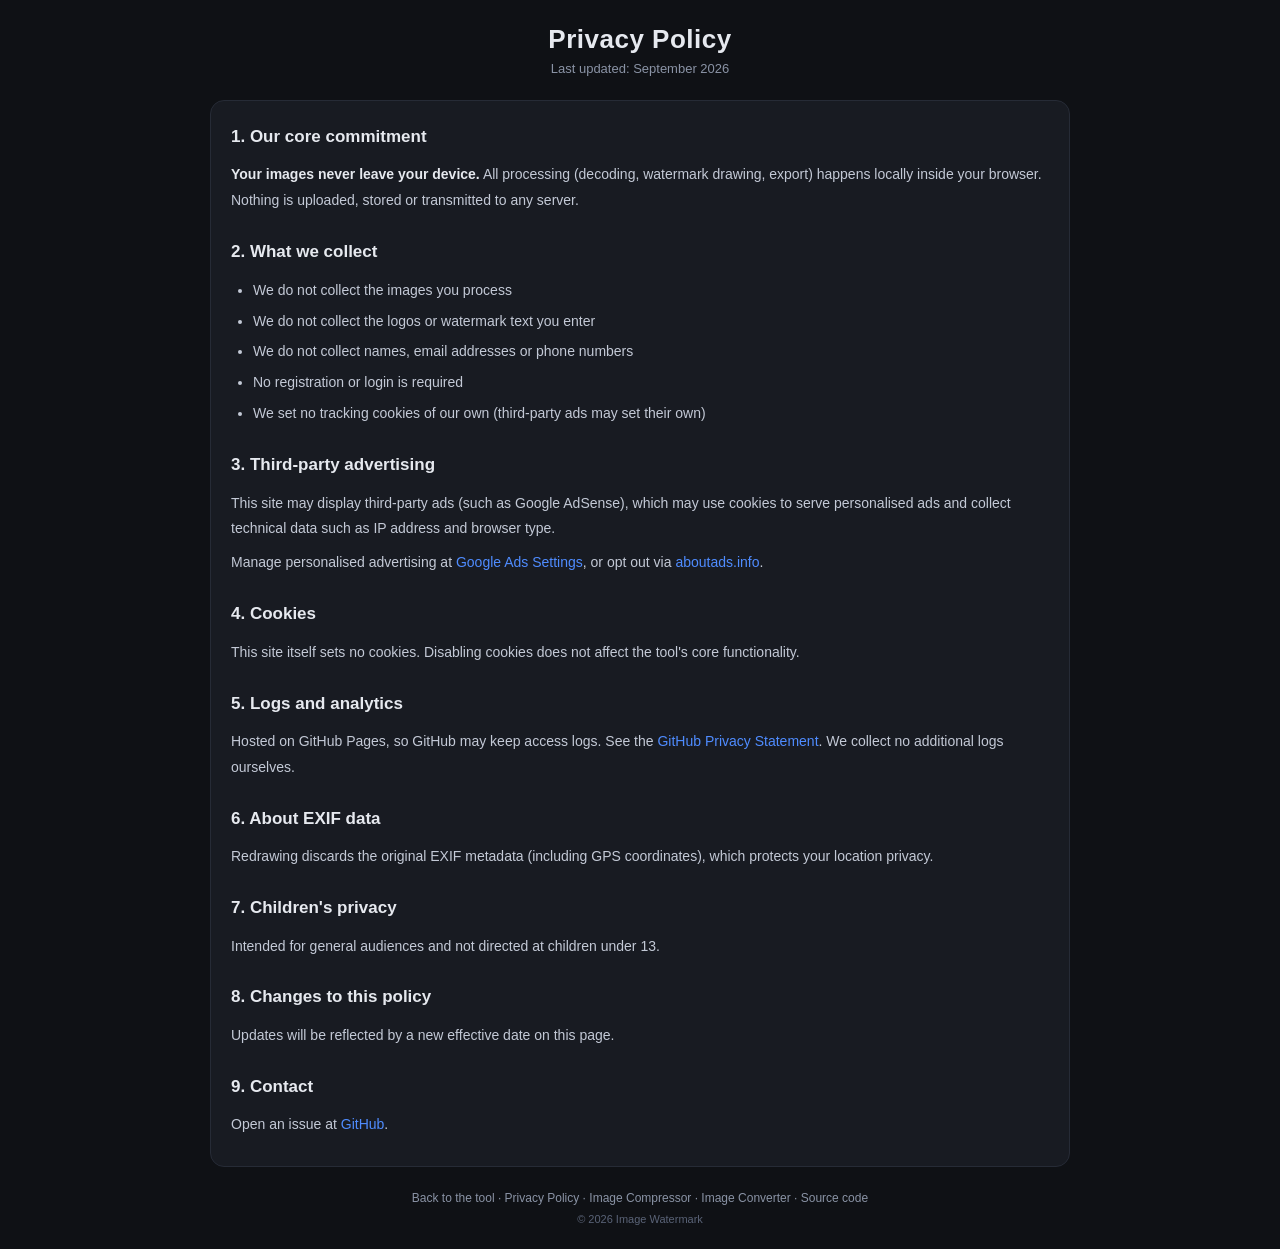
<file: en/privacy.html>
<!DOCTYPE html>
<html lang="en">
<head>
<meta charset="UTF-8">
<meta name="viewport" content="width=device-width, initial-scale=1.0">
<title>Privacy Policy · Image Watermark Tool</title>
<meta name="description" content="Privacy policy for the Image Watermark Tool. All processing happens locally in your browser.">
<link rel="stylesheet" href="../style.css">
<link rel="canonical" href="https://haixiansheng.github.io/image-watermark/en/privacy.html" />
<link rel="alternate" hreflang="zh-CN" href="https://haixiansheng.github.io/image-watermark/privacy.html" />
<link rel="alternate" hreflang="en" href="https://haixiansheng.github.io/image-watermark/en/privacy.html" />
<link rel="icon" type="image/png" sizes="32x32" href="../favicon-32.png">
<link rel="icon" type="image/png" sizes="512x512" href="../favicon-512.png">
<link rel="apple-touch-icon" sizes="180x180" href="../apple-touch-icon.png">
<meta name="theme-color" content="#0b0d11">
<meta property="og:type" content="website">
<meta property="og:site_name" content="Free Online Image Tools">
<meta property="og:title" content="Privacy Policy · Image Watermark Tool">
<meta property="og:description" content="Privacy policy for the Image Watermark Tool. All processing happens locally in your browser.">
<meta property="og:url" content="https://haixiansheng.github.io/image-watermark/en/privacy.html">
<meta property="og:image" content="https://haixiansheng.github.io/image-watermark/og-en.png">
<meta property="og:image:width" content="1200">
<meta property="og:image:height" content="630">
<meta property="og:locale" content="en_US">
<meta name="twitter:card" content="summary_large_image">
<meta name="twitter:title" content="Privacy Policy · Image Watermark Tool">
<meta name="twitter:description" content="Privacy policy for the Image Watermark Tool. All processing happens locally in your browser.">
<meta name="twitter:image" content="https://haixiansheng.github.io/image-watermark/og-en.png">
</head>
<body>
<div class="app">
  <header>
    <h1>Privacy Policy</h1>
    <p class="sub">Last updated: September 2026</p>
  </header>

  <section class="panel content">
    <h2>1. Our core commitment</h2>
    <p><b>Your images never leave your device.</b> All processing (decoding, watermark drawing,
       export) happens locally inside your browser. Nothing is uploaded, stored or transmitted
       to any server.</p>

    <h2>2. What we collect</h2>
    <ul>
      <li>We do not collect the images you process</li>
      <li>We do not collect the logos or watermark text you enter</li>
      <li>We do not collect names, email addresses or phone numbers</li>
      <li>No registration or login is required</li>
      <li>We set no tracking cookies of our own (third-party ads may set their own)</li>
    </ul>

    <h2>3. Third-party advertising</h2>
    <p>This site may display third-party ads (such as Google AdSense), which may use cookies to
       serve personalised ads and collect technical data such as IP address and browser type.</p>
    <p>Manage personalised advertising at
       <a href="https://www.google.com/settings/ads" target="_blank" rel="noopener">Google Ads Settings</a>,
       or opt out via
       <a href="https://www.aboutads.info/choices/" target="_blank" rel="noopener">aboutads.info</a>.</p>

    <h2>4. Cookies</h2>
    <p>This site itself sets no cookies. Disabling cookies does not affect the tool's core
       functionality.</p>

    <h2>5. Logs and analytics</h2>
    <p>Hosted on GitHub Pages, so GitHub may keep access logs. See the
       <a href="https://docs.github.com/site-policy/privacy-policies/github-privacy-statement" target="_blank" rel="noopener">GitHub Privacy Statement</a>.
       We collect no additional logs ourselves.</p>

    <h2>6. About EXIF data</h2>
    <p>Redrawing discards the original EXIF metadata (including GPS coordinates), which
       protects your location privacy.</p>

    <h2>7. Children's privacy</h2>
    <p>Intended for general audiences and not directed at children under 13.</p>

    <h2>8. Changes to this policy</h2>
    <p>Updates will be reflected by a new effective date on this page.</p>

    <h2>9. Contact</h2>
    <p>Open an issue at <a href="https://github.com/haixiansheng/image-watermark/issues" target="_blank" rel="noopener">GitHub</a>.</p>
  </section>

  <footer>
    <nav class="foot-nav">
      <a href="index.html">Back to the tool</a> ·
      <a href="privacy.html">Privacy Policy</a> ·
      <a href="https://haixiansheng.github.io/image-compressor/en/">Image Compressor</a> ·
      <a href="https://haixiansheng.github.io/image-converter/en/">Image Converter</a> ·
      <a href="https://github.com/haixiansheng/image-watermark" target="_blank" rel="noopener">Source code</a>
    </nav>
    <p class="copy">© 2026 Image Watermark</p>
  </footer>

</div>
</body>
</html>
</file>
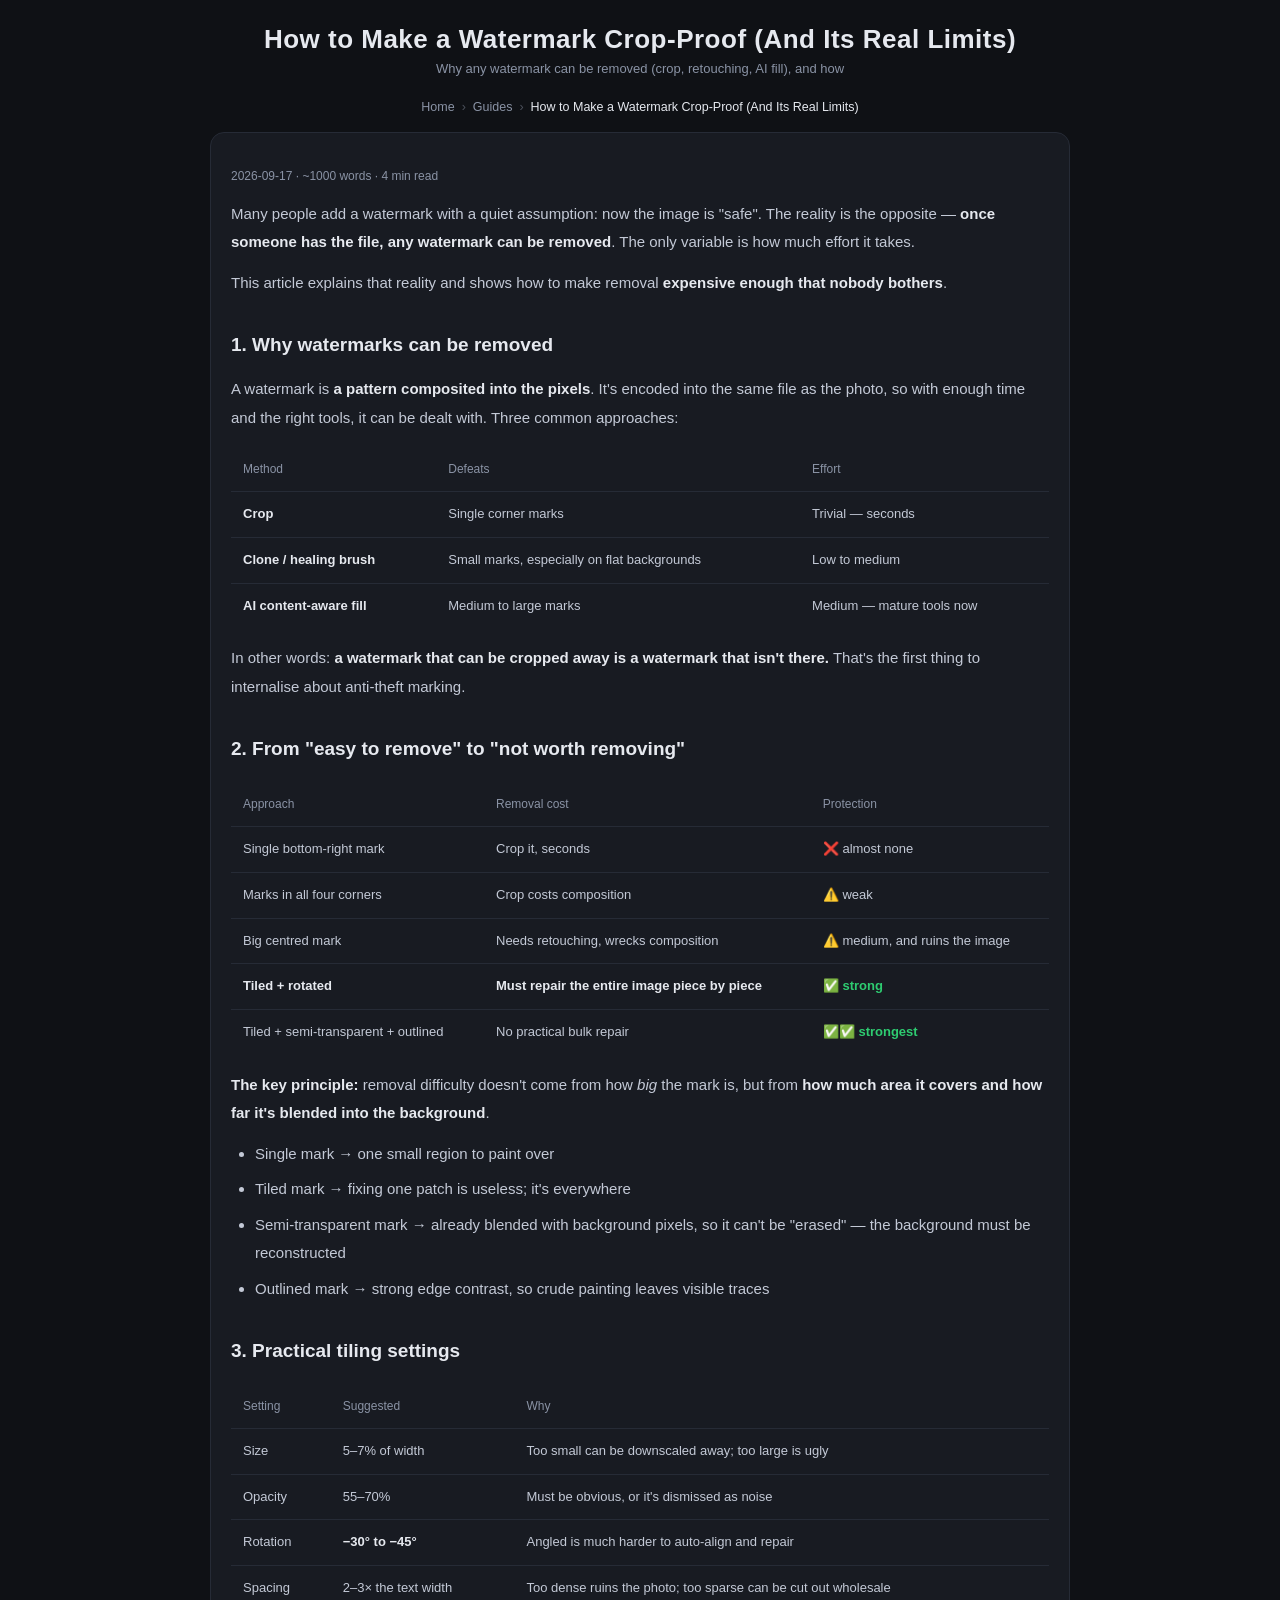
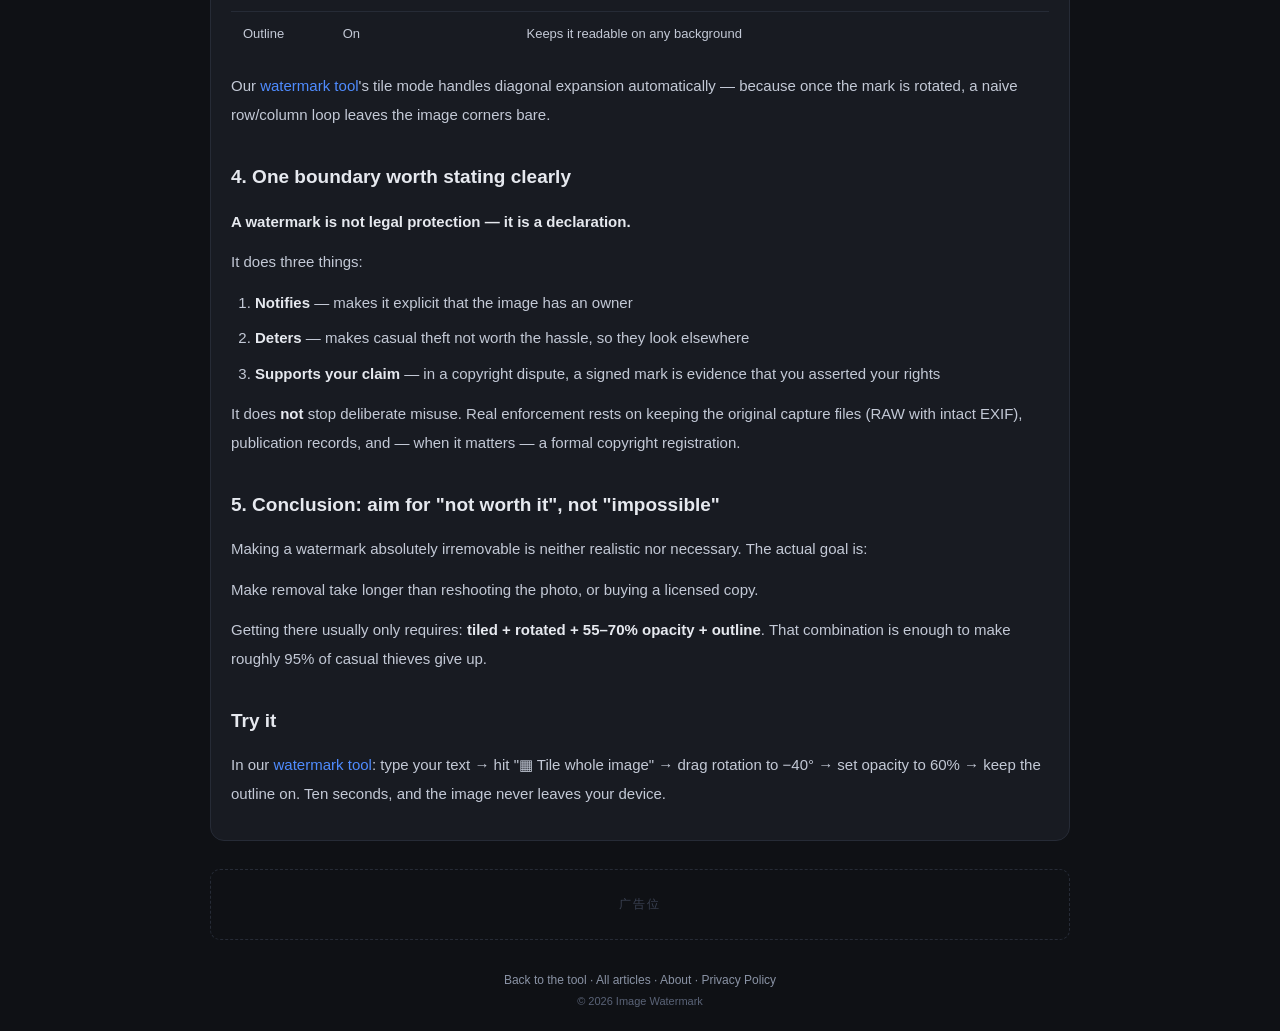
<file: en/blog/crop-proof-watermark.html>
<!DOCTYPE html>
<html lang="en">
<head>
<meta charset="UTF-8">
<meta name="viewport" content="width=device-width, initial-scale=1.0">
<title>How to Make a Watermark Crop-Proof (And Its Real Limits) · Image Watermark</title>
<meta name="description" content="Why any watermark can be removed (crop, retouching, AI fill), and how tiling with rotation and transparency makes removal too expensive to bother. Plus the honest legal limits of watermarking.">
<link rel="canonical" href="https://haixiansheng.github.io/image-watermark/en/blog/crop-proof-watermark.html" />
<link rel="stylesheet" href="../../style.css">
<link rel="icon" type="image/png" sizes="32x32" href="../../favicon-32.png">
<link rel="icon" type="image/png" sizes="512x512" href="../../favicon-512.png">
<link rel="apple-touch-icon" sizes="180x180" href="../../apple-touch-icon.png">
<meta name="theme-color" content="#0b0d11">
<meta property="og:type" content="website">
<meta property="og:site_name" content="Free Online Image Tools">
<meta property="og:title" content="How to Make a Watermark Crop-Proof (And Its Real Limits) · Image Watermark">
<meta property="og:description" content="Why any watermark can be removed (crop, retouching, AI fill), and how tiling with rotation and transparency makes removal too expensive to bother. Plus the honest legal limits of watermarking.">
<meta property="og:url" content="https://haixiansheng.github.io/image-watermark/en/blog/crop-proof-watermark.html">
<meta property="og:image" content="https://haixiansheng.github.io/image-watermark/og-en.png">
<meta property="og:image:width" content="1200">
<meta property="og:image:height" content="630">
<meta property="og:locale" content="en_US">
<meta name="twitter:card" content="summary_large_image">
<meta name="twitter:title" content="How to Make a Watermark Crop-Proof (And Its Real Limits) · Image Watermark">
<meta name="twitter:description" content="Why any watermark can be removed (crop, retouching, AI fill), and how tiling with rotation and transparency makes removal too expensive to bother. Plus the honest legal limits of watermarking.">
<meta name="twitter:image" content="https://haixiansheng.github.io/image-watermark/og-en.png">
<script type="application/ld+json">
{
  "@context": "https://schema.org",
  "@type": "BreadcrumbList",
  "itemListElement": [
    {
      "@type": "ListItem",
      "position": 1,
      "name": "Home",
      "item": "https://haixiansheng.github.io/image-watermark/en/"
    },
    {
      "@type": "ListItem",
      "position": 2,
      "name": "Guides",
      "item": "https://haixiansheng.github.io/image-watermark/en/blog/"
    },
    {
      "@type": "ListItem",
      "position": 3,
      "name": "How to Make a Watermark Crop-Proof (And Its Real Limits)"
    }
  ]
}
</script>
</head>
<body>
<div class="app">
  <header>
    <h1>How to Make a Watermark Crop-Proof (And Its Real Limits)</h1>
    <p class="sub">Why any watermark can be removed (crop, retouching, AI fill), and how </p>
  </header>

    <nav class="breadcrumb" aria-label="Breadcrumb">
      <a href="https://haixiansheng.github.io/image-watermark/en/">Home</a><span class="sep">›</span><a href="https://haixiansheng.github.io/image-watermark/en/blog/">Guides</a><span class="sep">›</span><span class="cur">How to Make a Watermark Crop-Proof (And Its Real Limits)</span>
    </nav>

  <section class="panel content article">

    <p class="article-meta">2026-09-17 · ~1000 words · 4 min read</p>

    <p>Many people add a watermark with a quiet assumption: now the image is "safe". The
       reality is the opposite — <b>once someone has the file, any watermark can be removed</b>.
       The only variable is how much effort it takes.</p>
    <p>This article explains that reality and shows how to make removal <b>expensive enough
       that nobody bothers</b>.</p>

    <h2>1. Why watermarks can be removed</h2>
    <p>A watermark is <b>a pattern composited into the pixels</b>. It's encoded into the same
       file as the photo, so with enough time and the right tools, it can be dealt with.
       Three common approaches:</p>
    <table class="compare-table">
      <thead><tr><th>Method</th><th>Defeats</th><th>Effort</th></tr></thead>
      <tbody>
        <tr><td><b>Crop</b></td><td>Single corner marks</td><td>Trivial — seconds</td></tr>
        <tr><td><b>Clone / healing brush</b></td><td>Small marks, especially on flat backgrounds</td><td>Low to medium</td></tr>
        <tr><td><b>AI content-aware fill</b></td><td>Medium to large marks</td><td>Medium — mature tools now</td></tr>
      </tbody>
    </table>
    <p>In other words: <b>a watermark that can be cropped away is a watermark that isn't
       there.</b> That's the first thing to internalise about anti-theft marking.</p>

    <h2>2. From "easy to remove" to "not worth removing"</h2>
    <table class="compare-table">
      <thead><tr><th>Approach</th><th>Removal cost</th><th>Protection</th></tr></thead>
      <tbody>
        <tr><td>Single bottom-right mark</td><td>Crop it, seconds</td><td>❌ almost none</td></tr>
        <tr><td>Marks in all four corners</td><td>Crop costs composition</td><td>⚠️ weak</td></tr>
        <tr><td>Big centred mark</td><td>Needs retouching, wrecks composition</td><td>⚠️ medium, and ruins the image</td></tr>
        <tr><td><b>Tiled + rotated</b></td><td><b>Must repair the entire image piece by piece</b></td><td class="us">✅ strong</td></tr>
        <tr><td>Tiled + semi-transparent + outlined</td><td>No practical bulk repair</td><td class="us">✅✅ strongest</td></tr>
      </tbody>
    </table>
    <p><b>The key principle:</b> removal difficulty doesn't come from how <em>big</em> the
       mark is, but from <b>how much area it covers and how far it's blended into the
       background</b>.</p>
    <ul>
      <li>Single mark → one small region to paint over</li>
      <li>Tiled mark → fixing one patch is useless; it's everywhere</li>
      <li>Semi-transparent mark → already blended with background pixels, so it can't be
          "erased" — the background must be reconstructed</li>
      <li>Outlined mark → strong edge contrast, so crude painting leaves visible traces</li>
    </ul>

    <h2>3. Practical tiling settings</h2>
    <table class="compare-table">
      <thead><tr><th>Setting</th><th>Suggested</th><th>Why</th></tr></thead>
      <tbody>
        <tr><td>Size</td><td>5–7% of width</td><td>Too small can be downscaled away; too large is ugly</td></tr>
        <tr><td>Opacity</td><td>55–70%</td><td>Must be obvious, or it's dismissed as noise</td></tr>
        <tr><td>Rotation</td><td><b>−30° to −45°</b></td><td>Angled is much harder to auto-align and repair</td></tr>
        <tr><td>Spacing</td><td>2–3× the text width</td><td>Too dense ruins the photo; too sparse can be cut out wholesale</td></tr>
        <tr><td>Outline</td><td>On</td><td>Keeps it readable on any background</td></tr>
      </tbody>
    </table>
    <p>Our <a href="../index.html">watermark tool</a>'s tile mode handles diagonal expansion
       automatically — because once the mark is rotated, a naive row/column loop leaves the
       image corners bare.</p>

    <h2>4. One boundary worth stating clearly</h2>
    <p><b>A watermark is not legal protection — it is a declaration.</b></p>
    <p>It does three things:</p>
    <ol>
      <li><b>Notifies</b> — makes it explicit that the image has an owner</li>
      <li><b>Deters</b> — makes casual theft not worth the hassle, so they look elsewhere</li>
      <li><b>Supports your claim</b> — in a copyright dispute, a signed mark is evidence that
          you asserted your rights</li>
    </ol>
    <p>It does <b>not</b> stop deliberate misuse. Real enforcement rests on keeping the
       original capture files (RAW with intact EXIF), publication records, and — when it
       matters — a formal copyright registration.</p>

    <h2>5. Conclusion: aim for "not worth it", not "impossible"</h2>
    <p>Making a watermark absolutely irremovable is neither realistic nor necessary.
       The actual goal is:</p>
    <blockquote>Make removal take longer than reshooting the photo, or buying a licensed
       copy.</blockquote>
    <p>Getting there usually only requires: <b>tiled + rotated + 55–70% opacity + outline</b>.
       That combination is enough to make roughly 95% of casual thieves give up.</p>

    <h2>Try it</h2>
    <p>In our <a href="../index.html">watermark tool</a>: type your text → hit
       "▦ Tile whole image" → drag rotation to −40° → set opacity to 60% → keep the outline on.
       Ten seconds, and the image never leaves your device.</p>

  </section>
  <div class="ad-slot ad-bottom"></div>
  <footer>
    <nav class="foot-nav">
      <a href="../index.html">Back to the tool</a> ·
      <a href="index.html">All articles</a> ·
      <a href="../about.html">About</a> ·
      <a href="../privacy.html">Privacy Policy</a>
    </nav>
    <p class="copy">© 2026 Image Watermark</p>
  </footer>
</div>
</body>
</html>
</file>
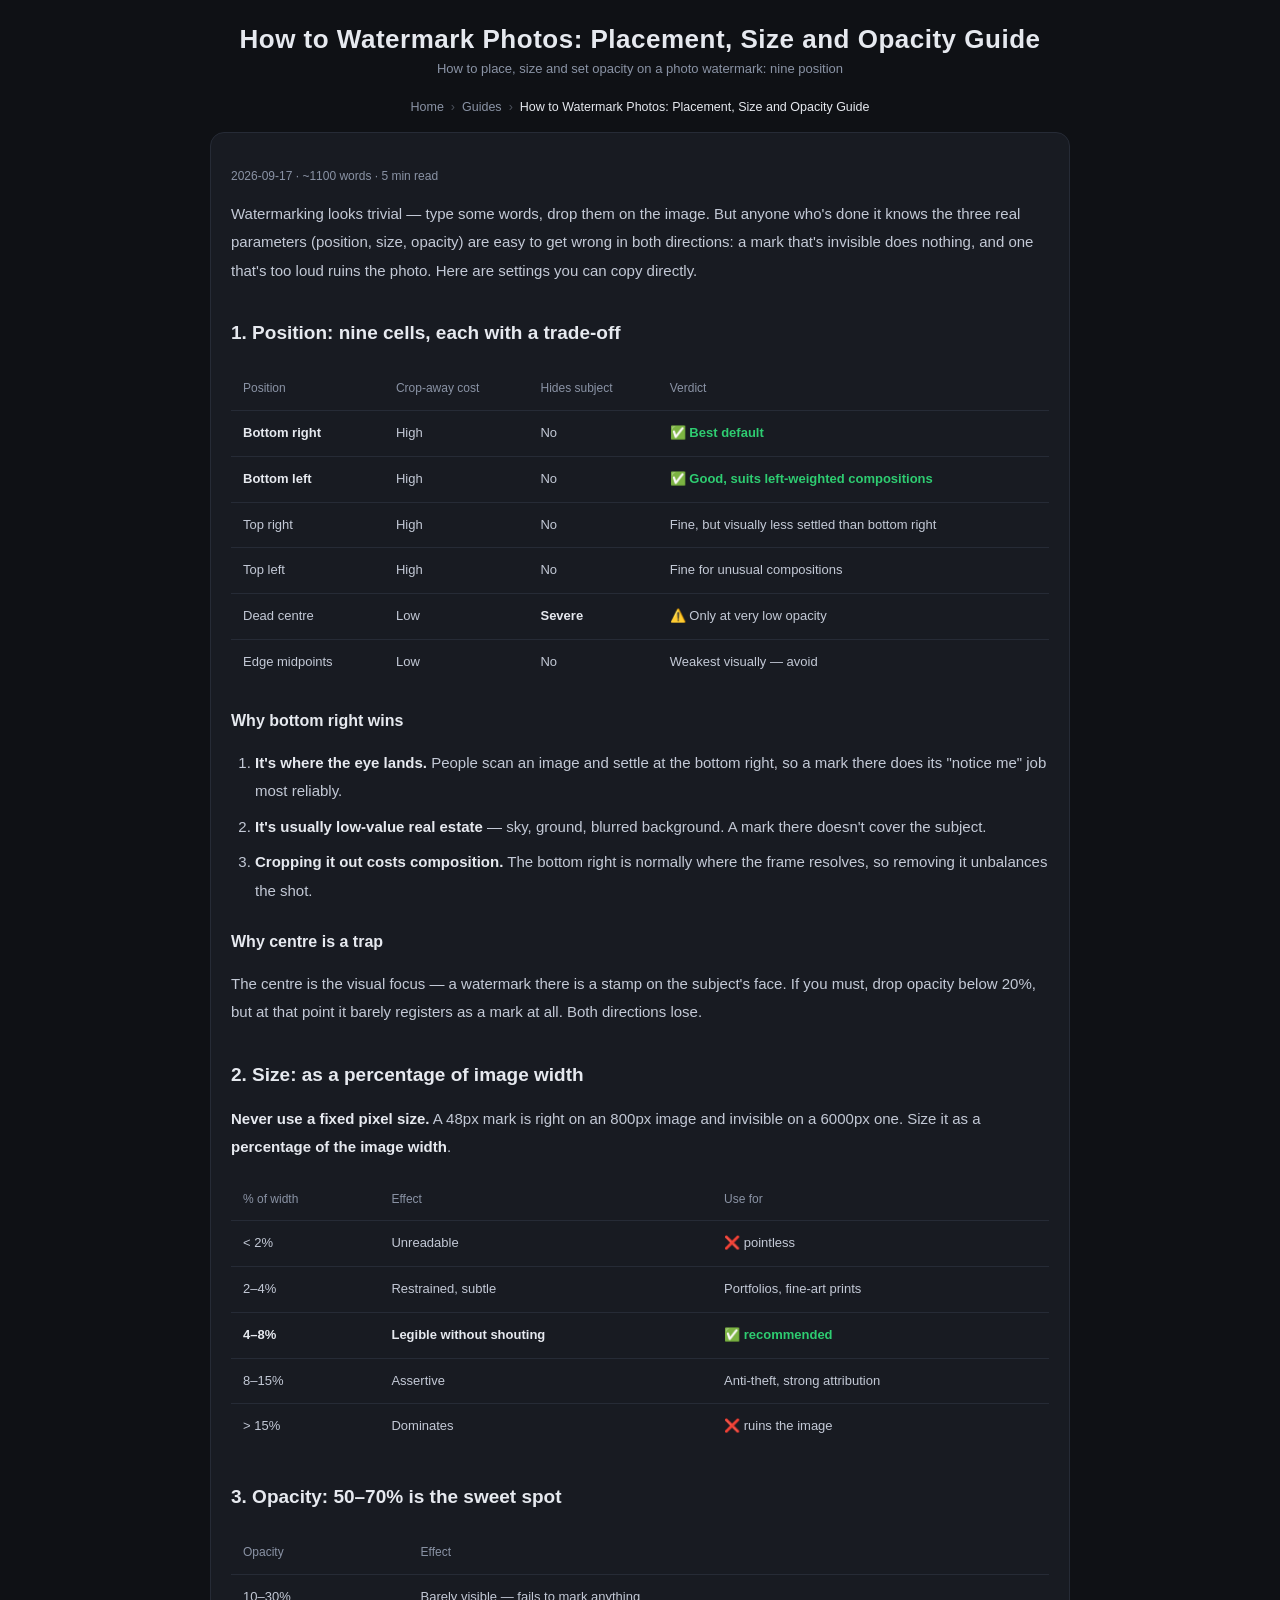
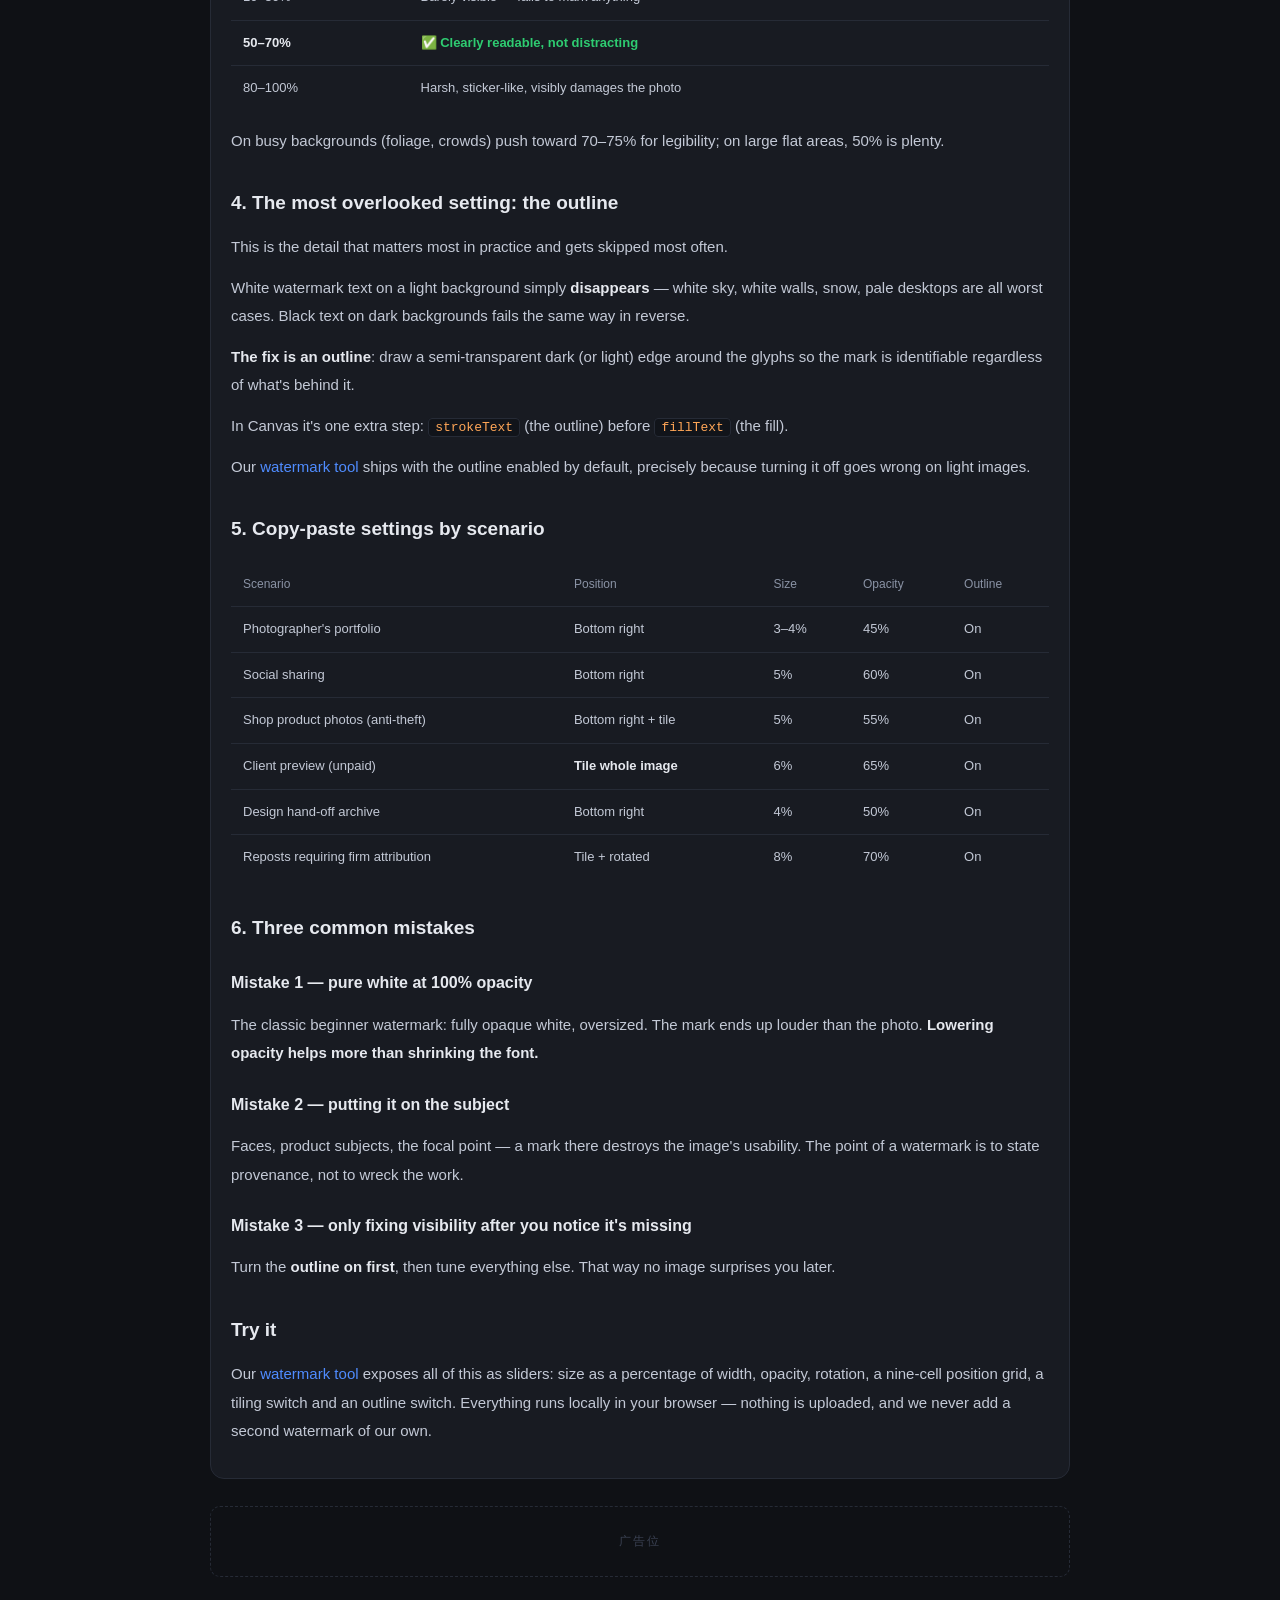
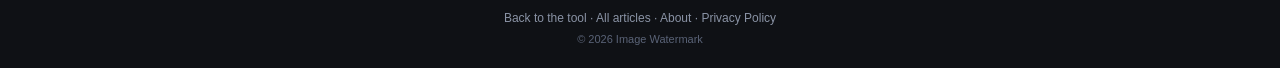
<file: en/blog/watermark-placement-guide.html>
<!DOCTYPE html>
<html lang="en">
<head>
<meta charset="UTF-8">
<meta name="viewport" content="width=device-width, initial-scale=1.0">
<title>How to Watermark Photos: Placement, Size and Opacity Guide · Image Watermark</title>
<meta name="description" content="How to place, size and set opacity on a photo watermark: nine positions compared, sizing as a percentage of width, and the outline that keeps text visible on light backgrounds. Includes copy-paste settings for six scenarios.">
<link rel="canonical" href="https://haixiansheng.github.io/image-watermark/en/blog/watermark-placement-guide.html" />
<link rel="stylesheet" href="../../style.css">
<link rel="icon" type="image/png" sizes="32x32" href="../../favicon-32.png">
<link rel="icon" type="image/png" sizes="512x512" href="../../favicon-512.png">
<link rel="apple-touch-icon" sizes="180x180" href="../../apple-touch-icon.png">
<meta name="theme-color" content="#0b0d11">
<meta property="og:type" content="website">
<meta property="og:site_name" content="Free Online Image Tools">
<meta property="og:title" content="How to Watermark Photos: Placement, Size and Opacity Guide · Image Watermark">
<meta property="og:description" content="How to place, size and set opacity on a photo watermark: nine positions compared, sizing as a percentage of width, and the outline that keeps text visible on light backgrounds. Includes copy-paste settings for six scenarios.">
<meta property="og:url" content="https://haixiansheng.github.io/image-watermark/en/blog/watermark-placement-guide.html">
<meta property="og:image" content="https://haixiansheng.github.io/image-watermark/og-en.png">
<meta property="og:image:width" content="1200">
<meta property="og:image:height" content="630">
<meta property="og:locale" content="en_US">
<meta name="twitter:card" content="summary_large_image">
<meta name="twitter:title" content="How to Watermark Photos: Placement, Size and Opacity Guide · Image Watermark">
<meta name="twitter:description" content="How to place, size and set opacity on a photo watermark: nine positions compared, sizing as a percentage of width, and the outline that keeps text visible on light backgrounds. Includes copy-paste settings for six scenarios.">
<meta name="twitter:image" content="https://haixiansheng.github.io/image-watermark/og-en.png">
<script type="application/ld+json">
{
  "@context": "https://schema.org",
  "@type": "BreadcrumbList",
  "itemListElement": [
    {
      "@type": "ListItem",
      "position": 1,
      "name": "Home",
      "item": "https://haixiansheng.github.io/image-watermark/en/"
    },
    {
      "@type": "ListItem",
      "position": 2,
      "name": "Guides",
      "item": "https://haixiansheng.github.io/image-watermark/en/blog/"
    },
    {
      "@type": "ListItem",
      "position": 3,
      "name": "How to Watermark Photos: Placement, Size and Opacity Guide"
    }
  ]
}
</script>
</head>
<body>
<div class="app">
  <header>
    <h1>How to Watermark Photos: Placement, Size and Opacity Guide</h1>
    <p class="sub">How to place, size and set opacity on a photo watermark: nine position</p>
  </header>

    <nav class="breadcrumb" aria-label="Breadcrumb">
      <a href="https://haixiansheng.github.io/image-watermark/en/">Home</a><span class="sep">›</span><a href="https://haixiansheng.github.io/image-watermark/en/blog/">Guides</a><span class="sep">›</span><span class="cur">How to Watermark Photos: Placement, Size and Opacity Guide</span>
    </nav>

  <section class="panel content article">

    <p class="article-meta">2026-09-17 · ~1100 words · 5 min read</p>

    <p>Watermarking looks trivial — type some words, drop them on the image. But anyone who's
       done it knows the three real parameters (position, size, opacity) are easy to get
       wrong in both directions: a mark that's invisible does nothing, and one that's too
       loud ruins the photo. Here are settings you can copy directly.</p>

    <h2>1. Position: nine cells, each with a trade-off</h2>
    <table class="compare-table">
      <thead>
        <tr><th>Position</th><th>Crop-away cost</th><th>Hides subject</th><th>Verdict</th></tr>
      </thead>
      <tbody>
        <tr><td><b>Bottom right</b></td><td>High</td><td>No</td><td class="us">✅ Best default</td></tr>
        <tr><td><b>Bottom left</b></td><td>High</td><td>No</td><td class="us">✅ Good, suits left-weighted compositions</td></tr>
        <tr><td>Top right</td><td>High</td><td>No</td><td>Fine, but visually less settled than bottom right</td></tr>
        <tr><td>Top left</td><td>High</td><td>No</td><td>Fine for unusual compositions</td></tr>
        <tr><td>Dead centre</td><td>Low</td><td><b>Severe</b></td><td>⚠️ Only at very low opacity</td></tr>
        <tr><td>Edge midpoints</td><td>Low</td><td>No</td><td>Weakest visually — avoid</td></tr>
      </tbody>
    </table>

    <h3>Why bottom right wins</h3>
    <ol>
      <li><b>It's where the eye lands.</b> People scan an image and settle at the bottom
          right, so a mark there does its "notice me" job most reliably.</li>
      <li><b>It's usually low-value real estate</b> — sky, ground, blurred background.
          A mark there doesn't cover the subject.</li>
      <li><b>Cropping it out costs composition.</b> The bottom right is normally where the
          frame resolves, so removing it unbalances the shot.</li>
    </ol>

    <h3>Why centre is a trap</h3>
    <p>The centre is the visual focus — a watermark there is a stamp on the subject's face.
       If you must, drop opacity below 20%, but at that point it barely registers as a mark
       at all. Both directions lose.</p>

    <h2>2. Size: as a percentage of image width</h2>
    <p><b>Never use a fixed pixel size.</b> A 48px mark is right on an 800px image and
       invisible on a 6000px one. Size it as a <b>percentage of the image width</b>.</p>
    <table class="compare-table">
      <thead><tr><th>% of width</th><th>Effect</th><th>Use for</th></tr></thead>
      <tbody>
        <tr><td>&lt; 2%</td><td>Unreadable</td><td>❌ pointless</td></tr>
        <tr><td>2–4%</td><td>Restrained, subtle</td><td>Portfolios, fine-art prints</td></tr>
        <tr><td><b>4–8%</b></td><td><b>Legible without shouting</b></td><td class="us">✅ recommended</td></tr>
        <tr><td>8–15%</td><td>Assertive</td><td>Anti-theft, strong attribution</td></tr>
        <tr><td>&gt; 15%</td><td>Dominates</td><td>❌ ruins the image</td></tr>
      </tbody>
    </table>

    <h2>3. Opacity: 50–70% is the sweet spot</h2>
    <table class="compare-table">
      <thead><tr><th>Opacity</th><th>Effect</th></tr></thead>
      <tbody>
        <tr><td>10–30%</td><td>Barely visible — fails to mark anything</td></tr>
        <tr><td><b>50–70%</b></td><td class="us">✅ Clearly readable, not distracting</td></tr>
        <tr><td>80–100%</td><td>Harsh, sticker-like, visibly damages the photo</td></tr>
      </tbody>
    </table>
    <p>On busy backgrounds (foliage, crowds) push toward 70–75% for legibility; on large
       flat areas, 50% is plenty.</p>

    <h2>4. The most overlooked setting: the outline</h2>
    <p>This is the detail that matters most in practice and gets skipped most often.</p>
    <p>White watermark text on a light background simply <b>disappears</b> — white sky,
       white walls, snow, pale desktops are all worst cases. Black text on dark backgrounds
       fails the same way in reverse.</p>
    <p><b>The fix is an outline</b>: draw a semi-transparent dark (or light) edge around the
       glyphs so the mark is identifiable regardless of what's behind it.</p>
    <p>In Canvas it's one extra step: <code>strokeText</code> (the outline) before
       <code>fillText</code> (the fill).</p>
    <p>Our <a href="../index.html">watermark tool</a> ships with the outline enabled by
       default, precisely because turning it off goes wrong on light images.</p>

    <h2>5. Copy-paste settings by scenario</h2>
    <table class="compare-table">
      <thead><tr><th>Scenario</th><th>Position</th><th>Size</th><th>Opacity</th><th>Outline</th></tr></thead>
      <tbody>
        <tr><td>Photographer's portfolio</td><td>Bottom right</td><td>3–4%</td><td>45%</td><td>On</td></tr>
        <tr><td>Social sharing</td><td>Bottom right</td><td>5%</td><td>60%</td><td>On</td></tr>
        <tr><td>Shop product photos (anti-theft)</td><td>Bottom right + tile</td><td>5%</td><td>55%</td><td>On</td></tr>
        <tr><td>Client preview (unpaid)</td><td><b>Tile whole image</b></td><td>6%</td><td>65%</td><td>On</td></tr>
        <tr><td>Design hand-off archive</td><td>Bottom right</td><td>4%</td><td>50%</td><td>On</td></tr>
        <tr><td>Reposts requiring firm attribution</td><td>Tile + rotated</td><td>8%</td><td>70%</td><td>On</td></tr>
      </tbody>
    </table>

    <h2>6. Three common mistakes</h2>

    <h3>Mistake 1 — pure white at 100% opacity</h3>
    <p>The classic beginner watermark: fully opaque white, oversized. The mark ends up louder
       than the photo. <b>Lowering opacity helps more than shrinking the font.</b></p>

    <h3>Mistake 2 — putting it on the subject</h3>
    <p>Faces, product subjects, the focal point — a mark there destroys the image's usability.
       The point of a watermark is to state provenance, not to wreck the work.</p>

    <h3>Mistake 3 — only fixing visibility after you notice it's missing</h3>
    <p>Turn the <b>outline on first</b>, then tune everything else. That way no image
       surprises you later.</p>

    <h2>Try it</h2>
    <p>Our <a href="../index.html">watermark tool</a> exposes all of this as sliders:
       size as a percentage of width, opacity, rotation, a nine-cell position grid, a tiling
       switch and an outline switch. Everything runs locally in your browser — nothing is
       uploaded, and we never add a second watermark of our own.</p>

  </section>
  <div class="ad-slot ad-bottom"></div>
  <footer>
    <nav class="foot-nav">
      <a href="../index.html">Back to the tool</a> ·
      <a href="index.html">All articles</a> ·
      <a href="../about.html">About</a> ·
      <a href="../privacy.html">Privacy Policy</a>
    </nav>
    <p class="copy">© 2026 Image Watermark</p>
  </footer>
</div>
</body>
</html>
</file>
<file: style.css>
:root {
  --bg: #0f1115;
  --card: #181b22;
  --border: #262b36;
  --text: #e6e9ef;
  --muted: #8a93a5;
  --primary: #4f8cff;
  --primary-hover: #3d7bf0;
  --success: #2ecc71;
}
* { box-sizing: border-box; margin: 0; padding: 0; }
body {
  font-family: -apple-system, "Segoe UI", "Microsoft YaHei", sans-serif;
  background: var(--bg);
  color: var(--text);
  min-height: 100vh;
  padding: 24px 16px;
}
.app { max-width: 860px; margin: 0 auto; }
header { text-align: center; margin-bottom: 24px; }
h1 { font-size: 26px; font-weight: 700; letter-spacing: .5px; }
.sub { color: var(--muted); font-size: 13px; margin-top: 6px; }
.panel {
  background: var(--card);
  border: 1px solid var(--border);
  border-radius: 14px;
  padding: 20px;
  margin-bottom: 18px;
}
.hidden { display: none !important; }
.drop-zone {
  border: 2px dashed var(--border);
  border-radius: 12px;
  padding: 52px 20px;
  text-align: center;
  cursor: pointer;
  transition: all .2s;
}
.drop-zone:hover, .drop-zone.dragover {
  border-color: var(--primary);
  background: rgba(79, 140, 255, .06);
}
.drop-icon { font-size: 44px; margin-bottom: 12px; }
.hint { color: var(--muted); font-size: 12px; margin-top: 8px; }
video { width: 100%; border-radius: 10px; background: #000; display: block; }
.controls {
  display: grid;
  grid-template-columns: repeat(auto-fit, minmax(200px, 1fr));
  gap: 14px;
  margin: 18px 0;
}
.ctrl { display: flex; flex-direction: column; gap: 8px; font-size: 13px; color: var(--muted); }
.ctrl b { color: var(--primary); font-weight: 600; }
input[type=range] { width: 100%; accent-color: var(--primary); }
select {
  background: #12141a; color: var(--text);
  border: 1px solid var(--border); border-radius: 8px;
  padding: 8px 10px; font-size: 13px;
}
.actions { display: flex; gap: 12px; flex-wrap: wrap; margin-top: 16px; }
.btn {
  padding: 11px 22px;
  border-radius: 9px;
  border: 1px solid var(--border);
  background: #12141a;
  color: var(--text);
  font-size: 14px;
  cursor: pointer;
  transition: all .15s;
  text-decoration: none;
  display: inline-block;
}
.btn:hover:not(:disabled) { border-color: var(--primary); }
.btn:disabled { opacity: .45; cursor: not-allowed; }
.btn.primary { background: var(--primary); border-color: var(--primary); color: #fff; font-weight: 600; }
.btn.primary:hover { background: var(--primary-hover); }
.progress-wrap { margin-top: 16px; }
.progress-bar { height: 8px; background: #12141a; border-radius: 5px; overflow: hidden; }
#progressFill {
  height: 100%; width: 0%;
  background: linear-gradient(90deg, var(--primary), var(--success));
  transition: width .2s;
}
#progressText { font-size: 13px; color: var(--muted); margin-top: 8px; }
footer { text-align: center; color: var(--muted); font-size: 12px; margin-top: 24px; }
h2 { font-size: 18px; margin-bottom: 14px; }

/* ===== 广告位 ===== */
.ad-slot {
  margin: 18px 0;
  min-height: 90px;          /* 预留高度，避免广告加载时页面跳动 */
  border-radius: 12px;
  display: flex;
  align-items: center;
  justify-content: center;
  overflow: hidden;
}
/* 未放广告时显示淡色占位（审核通过后可删掉这段） */
.ad-slot:empty::after {
  content: "广告位";
  color: #3a4152;
  font-size: 12px;
  letter-spacing: 2px;
  border: 1px dashed #262b36;
  border-radius: 10px;
  padding: 26px 60px;
  width: 100%;
  text-align: center;
}
.ad-top { min-height: 100px; }
.ad-mid { min-height: 250px; }
.ad-bottom { min-height: 90px; }

/* ===== 内容区（SEO / 过审用）===== */
.content { font-size: 14px; line-height: 1.85; color: #c3c9d6; }
.content h2 { margin: 22px 0 10px; color: var(--text); font-size: 17px; }
.content h2:first-child { margin-top: 0; }
.content h3 { margin: 18px 0 8px; color: var(--text); font-size: 15px; }
.content p { margin: 8px 0; }
.content ol, .content ul { margin: 8px 0 8px 22px; }
.content li { margin: 5px 0; }
.content a { color: var(--primary); text-decoration: none; }
.content a:hover { text-decoration: underline; }
.content b { color: var(--text); }

/* ===== 页脚导航 ===== */
.foot-nav { margin-top: 10px; font-size: 12px; }
.foot-nav a { color: var(--muted); text-decoration: none; }
.foot-nav a:hover { color: var(--primary); }
.copy { margin-top: 8px; font-size: 11px; color: #5a6377; }

/* ===== 语言切换 ===== */
.lang-switch { margin-top: 10px; font-size: 12px; }
.lang-switch a {
  color: var(--muted);
  text-decoration: none;
  border: 1px solid var(--border);
  border-radius: 20px;
  padding: 4px 14px;
  transition: all .15s;
}
.lang-switch a:hover { color: var(--primary); border-color: var(--primary); }

/* ===== 卖点：信任徽章 ===== */
.trust-badges {
  display: flex;
  flex-wrap: wrap;
  gap: 8px;
  justify-content: center;
  margin: 0 0 18px;
}
.trust-badges span {
  font-size: 12px;
  color: #9fb0cc;
  background: rgba(79, 140, 255, .08);
  border: 1px solid rgba(79, 140, 255, .22);
  border-radius: 20px;
  padding: 5px 14px;
  white-space: nowrap;
}

/* ===== 卖点：特性卡片 ===== */
.features {
  display: grid;
  grid-template-columns: repeat(auto-fit, minmax(240px, 1fr));
  gap: 14px;
  margin: 18px 0;
}
.feature {
  background: var(--card);
  border: 1px solid var(--border);
  border-radius: 14px;
  padding: 18px;
  transition: border-color .18s, transform .18s;
}
.feature:hover { border-color: rgba(79, 140, 255, .45); transform: translateY(-2px); }
.feature .f-icon { font-size: 26px; margin-bottom: 8px; }
.feature h3 {
  font-size: 15px;
  margin: 0 0 6px;
  color: var(--text);
  font-weight: 600;
}
.feature p { font-size: 13px; color: var(--muted); line-height: 1.7; margin: 0; }
.feature.hero {
  border-color: rgba(46, 204, 113, .4);
  background: linear-gradient(160deg, rgba(46, 204, 113, .07), var(--card));
}
.feature.hero h3 { color: var(--success); }

/* ===== 卖点：对比表 ===== */
.section-title {
  text-align: center;
  font-size: 19px;
  font-weight: 700;
  margin: 26px 0 4px;
}
.section-sub {
  text-align: center;
  font-size: 13px;
  color: var(--muted);
  margin-bottom: 14px;
}
.compare-table { width: 100%; border-collapse: collapse; font-size: 13px; margin: 14px 0; }
.compare-table th, .compare-table td {
  padding: 10px 12px;
  border-bottom: 1px solid var(--border);
  text-align: left;
}
.compare-table th { color: var(--muted); font-weight: 500; font-size: 12px; }
.compare-table td { color: #c3c9d6; }
.compare-table td.us { color: var(--success); font-weight: 600; }
.compare-table tr:last-child td { border-bottom: none; }

/* ===== 图片画布 ===== */
.canvas-wrap {
  border-radius: 10px;
  overflow: hidden;
  background: #0b0d11;
  display: flex;
  justify-content: center;
}
#resultCanvas { max-width: 100%; height: auto; display: block; }
.face-info {
  text-align: center;
  font-size: 13px;
  color: var(--primary);
  margin: 12px 0 0;
  min-height: 20px;
}

/* ===== 压缩工具：工具栏 ===== */
.toolbar {
  display: flex;
  flex-wrap: wrap;
  gap: 14px 20px;
  align-items: flex-end;
  padding-bottom: 16px;
  border-bottom: 1px solid var(--border);
  margin-bottom: 16px;
}
.toolbar .ctrl { min-width: 150px; }
.toolbar input[type="number"] {
  width: 100%;
  background: #11141a;
  border: 1px solid var(--border);
  border-radius: 8px;
  color: var(--text);
  padding: 7px 10px;
  font-size: 13px;
  font-family: inherit;
}
.toolbar input[type="number"]:focus { outline: none; border-color: var(--primary); }

/* ===== 汇总条 ===== */
.summary {
  display: flex;
  flex-wrap: wrap;
  gap: 10px;
  margin-bottom: 12px;
}
.sum-item {
  flex: 1 1 130px;
  background: #11141a;
  border: 1px solid var(--border);
  border-radius: 10px;
  padding: 10px 14px;
}
.sum-item span { display: block; font-size: 11px; color: var(--muted); margin-bottom: 4px; }
.sum-item b { font-size: 15px; color: var(--text); }
.sum-item.hl { border-color: rgba(46, 204, 113, .45); background: rgba(46, 204, 113, .06); }
.sum-item.hl b { color: var(--success); }

.status { font-size: 12px; color: var(--muted); margin: 0 0 12px; min-height: 16px; }

/* ===== 文件列表 ===== */
.table-wrap { overflow-x: auto; border-radius: 10px; border: 1px solid var(--border); }
.file-table { width: 100%; border-collapse: collapse; font-size: 13px; min-width: 620px; }
.file-table th {
  text-align: left;
  font-weight: 500;
  font-size: 11px;
  color: var(--muted);
  padding: 10px 12px;
  background: #11141a;
  border-bottom: 1px solid var(--border);
  white-space: nowrap;
}
.file-table td {
  padding: 10px 12px;
  border-bottom: 1px solid var(--border);
  color: #c3c9d6;
  vertical-align: middle;
}
.file-table tr:last-child td { border-bottom: none; }
.file-table .thumb { width: 58px; }
.file-table .thumb img {
  width: 46px; height: 46px;
  object-fit: cover;
  border-radius: 6px;
  display: block;
  background: #0b0d11;
}
.file-table .thumb .ph {
  display: block; width: 46px; height: 46px;
  border-radius: 6px; background: #1b1f28;
}
.file-table .fname {
  max-width: 200px;
  overflow: hidden;
  text-overflow: ellipsis;
  white-space: nowrap;
  color: var(--text);
}
.file-table .dims { font-size: 12px; color: var(--muted); white-space: nowrap; }
.file-table .sizes { white-space: nowrap; }
.file-table .sizes b { color: var(--text); }
.file-table .act { width: 90px; text-align: right; }
.file-table .empty { text-align: center; color: var(--muted); padding: 30px; }

.good { color: var(--success); font-weight: 600; margin-left: 4px; }
.bad { color: #ff7b72; font-weight: 600; margin-left: 4px; }
.muted { color: var(--muted); }
.btn.tiny { padding: 4px 10px; font-size: 11px; border-radius: 6px; }

/* ===== 单张模式：原图 / 压缩后 对比 ===== */
.compare {
  display: grid;
  grid-template-columns: 1fr 1fr;
  gap: 14px;
  margin-bottom: 14px;
}
@media (max-width: 620px) {
  .compare { grid-template-columns: 1fr; }
}
.cmp-item {
  margin: 0;
  background: #11141a;
  border: 1px solid var(--border);
  border-radius: 12px;
  overflow: hidden;
}
.cmp-item.result { border-color: rgba(79, 140, 255, .4); }
.cmp-item figcaption {
  display: flex;
  justify-content: space-between;
  align-items: center;
  padding: 9px 13px;
  font-size: 12px;
  color: var(--muted);
  border-bottom: 1px solid var(--border);
}
.cmp-item figcaption b { color: var(--text); font-size: 12px; }
.cmp-item.result figcaption span { color: var(--primary); }
.cmp-img {
  display: flex;
  align-items: center;
  justify-content: center;
  background: #0b0d11;
  min-height: 150px;
  max-height: 340px;
  overflow: hidden;
}
.cmp-img img {
  max-width: 100%;
  max-height: 340px;
  display: block;
  object-fit: contain;
}
.cmp-dims {
  margin: 0;
  padding: 7px 13px;
  font-size: 11px;
  color: var(--muted);
  border-top: 1px solid var(--border);
}
.savings {
  text-align: center;
  font-size: 15px;
  margin: 0 0 14px;
  min-height: 22px;
}
.savings .good { font-size: 17px; margin: 0; }
.savings .bad { font-size: 15px; margin: 0; }
.savings .muted { font-size: 12px; }


/* ===== 文章页 ===== */
.article { font-size: 15px; line-height: 1.9; }
.article h2 { font-size: 19px; margin: 30px 0 12px; color: var(--text); }
.article h3 { font-size: 16px; margin: 22px 0 8px; color: var(--text); }
.article p { margin: 12px 0; }
.article ul, .article ol { margin: 12px 0 12px 24px; }
.article li { margin: 7px 0; }
.article code {
  background: #11141a; border: 1px solid var(--border);
  border-radius: 4px; padding: 1px 6px; font-size: 13px; color: #ffa657;
}
.article-meta { font-size: 12px; color: var(--muted); margin-bottom: 20px; }
.article .compare-table { margin: 16px 0; }

/* ===== 卡片列表（博客首页）===== */
.cards {
  display: grid;
  grid-template-columns: repeat(auto-fit, minmax(280px, 1fr));
  gap: 14px;
  margin: 18px 0;
}
.card {
  display: block;
  background: var(--card);
  border: 1px solid var(--border);
  border-radius: 14px;
  padding: 20px;
  text-decoration: none;
  transition: border-color .18s, transform .18s;
}
.card:hover { border-color: rgba(79, 140, 255, .5); transform: translateY(-2px); }
.card h3 { margin: 0 0 8px; font-size: 16px; color: var(--text); }
.card p { margin: 0 0 12px; font-size: 13px; color: var(--muted); line-height: 1.7; }
.card-meta { font-size: 11px; color: #5a6377; }


/* ===== 格式转换：格式徽章 / 提示条 / 颜色选择器 ===== */
.fmt-badge {
  display: inline-block;
  background: rgba(138, 147, 165, .15);
  border: 1px solid var(--border);
  border-radius: 5px;
  padding: 2px 8px;
  font-size: 11px;
  font-weight: 600;
  letter-spacing: .5px;
  color: var(--muted);
  margin-right: 8px;
}
.fmt-badge.accent {
  background: rgba(79, 140, 255, .14);
  border-color: rgba(79, 140, 255, .4);
  color: var(--primary);
}

.notice {
  text-align: center;
  font-size: 12.5px;
  margin: 0 0 14px;
  min-height: 18px;
  color: var(--muted);
}
.notice.warn {
  color: #ffc453;
  background: rgba(255, 176, 32, .07);
  border: 1px solid rgba(255, 176, 32, .28);
  border-radius: 8px;
  padding: 9px 14px;
  text-align: left;
}
.notice.ok {
  color: var(--success);
  background: rgba(46, 204, 113, .07);
  border: 1px solid rgba(46, 204, 113, .28);
  border-radius: 8px;
  padding: 9px 14px;
  text-align: left;
}

.hint-line {
  font-size: 12px;
  color: var(--muted);
  margin: 0 0 10px;
  min-height: 16px;
}

.toolbar input[type="color"] {
  width: 100%;
  height: 36px;
  padding: 2px;
  background: #11141a;
  border: 1px solid var(--border);
  border-radius: 8px;
  cursor: pointer;
}
.toolbar input[type="color"]::-webkit-color-swatch-wrapper { padding: 0; }
.toolbar input[type="color"]::-webkit-color-swatch { border: none; border-radius: 5px; }


/* ===== 水印工具：模式切换标签 ===== */
.wm-tabs {
  display: flex;
  gap: 8px;
  margin-bottom: 16px;
}
.wm-tab {
  flex: 1;
  background: #11141a;
  border: 1px solid var(--border);
  border-radius: 10px;
  color: var(--muted);
  font-size: 13.5px;
  font-family: inherit;
  padding: 11px 14px;
  cursor: pointer;
  transition: all .15s;
}
.wm-tab:hover { border-color: rgba(79, 140, 255, .4); color: var(--text); }
.wm-tab.active {
  background: rgba(79, 140, 255, .12);
  border-color: var(--primary);
  color: var(--primary);
  font-weight: 600;
}

/* ===== 水印工具：工具栏微调 ===== */
.toolbar .ctrl.wide { flex: 1 1 100%; min-width: 100%; }
.toolbar .ctrl.wide input[type="text"] {
  width: 100%;
  background: #11141a;
  border: 1px solid var(--border);
  border-radius: 8px;
  color: var(--text);
  padding: 10px 12px;
  font-size: 14px;
  font-family: inherit;
}
.toolbar .ctrl.wide input[type="text"]:focus { outline: none; border-color: var(--primary); }
.toolbar .ctrl.small { min-width: 90px; flex: 0 0 90px; }
.toolbar input[type="color"] {
  width: 100%; height: 34px; padding: 2px;
  background: #11141a; border: 1px solid var(--border);
  border-radius: 8px; cursor: pointer;
}
.toolbar input[type="color"]::-webkit-color-swatch-wrapper { padding: 0; }
.toolbar input[type="color"]::-webkit-color-swatch { border: none; border-radius: 5px; }

/* 复选框 */
.chk {
  display: flex;
  align-items: center;
  gap: 7px;
  font-size: 13px;
  color: var(--muted);
  cursor: pointer;
  padding-bottom: 6px;
  user-select: none;
}
.chk input { accent-color: var(--primary); width: 15px; height: 15px; cursor: pointer; }
.chk:hover { color: var(--text); }

/* ===== 位置选择：九宫格 + 平铺 ===== */
.pos-row {
  display: flex;
  align-items: center;
  gap: 16px;
  flex-wrap: wrap;
  padding: 16px 0 4px;
  border-top: 1px solid var(--border);
  margin-top: 4px;
}
.pos-label { font-size: 12px; color: var(--muted); }
.pos-grid {
  display: grid;
  grid-template-columns: repeat(3, 30px);
  grid-template-rows: repeat(3, 30px);
  gap: 4px;
}
.pos-grid button {
  background: #11141a;
  border: 1px solid var(--border);
  border-radius: 6px;
  cursor: pointer;
  padding: 0;
  transition: all .15s;
  position: relative;
}
.pos-grid button::after {
  content: "";
  position: absolute;
  inset: 9px;
  background: var(--muted);
  border-radius: 2px;
  opacity: .5;
}
.pos-grid button:hover { border-color: rgba(79, 140, 255, .5); }
.pos-grid button:hover::after { background: var(--primary); opacity: .7; }
.pos-grid button.active {
  background: rgba(79, 140, 255, .14);
  border-color: var(--primary);
}
.pos-grid button.active::after { background: var(--primary); opacity: 1; }

.tile-btn {
  background: #11141a;
  border: 1px solid var(--border);
  border-radius: 8px;
  color: var(--muted);
  font-size: 12.5px;
  font-family: inherit;
  padding: 8px 16px;
  cursor: pointer;
  transition: all .15s;
}
.tile-btn:hover { border-color: rgba(79, 140, 255, .5); color: var(--text); }
.tile-btn.active {
  background: rgba(79, 140, 255, .12);
  border-color: var(--primary);
  color: var(--primary);
  font-weight: 600;
}

/* ===== Logo 上传 ===== */
.logo-box {
  display: flex;
  align-items: center;
  gap: 12px;
  flex: 1 1 100%;
  flex-wrap: wrap;
}
.logo-thumb {
  width: 44px; height: 44px;
  object-fit: contain;
  background: #0b0d11;
  border: 1px solid var(--border);
  border-radius: 8px;
  padding: 3px;
}
.logo-name { font-size: 12px; color: var(--muted); max-width: 200px; overflow: hidden; text-overflow: ellipsis; white-space: nowrap; }


/* ===== 工具导航卡片（404 页 / 交叉推广用） ===== */
.tool-grid {
  display: grid;
  grid-template-columns: repeat(auto-fit, minmax(200px, 1fr));
  gap: 14px;
  margin: 18px 0;
}
.tool-card {
  display: block;
  background: var(--card);
  border: 1px solid var(--border);
  border-radius: 14px;
  padding: 20px 18px;
  text-decoration: none;
  text-align: center;
  transition: border-color .18s, transform .18s;
}
.tool-card:hover {
  border-color: rgba(79, 140, 255, .55);
  transform: translateY(-3px);
}
.tool-card .tc-icon { font-size: 30px; margin-bottom: 10px; }
.tool-card h3 { margin: 0 0 8px; font-size: 15px; color: var(--text); }
.tool-card .tc-link { font-size: 12px; color: var(--primary); font-weight: 600; }


/* ===== 面包屑 ===== */
.breadcrumb {
  font-size: 12.5px;
  color: var(--muted);
  margin: 0 0 18px;
  text-align: center;
}
.breadcrumb a { color: var(--muted); text-decoration: none; }
.breadcrumb a:hover { color: var(--primary); }
.breadcrumb .sep { margin: 0 7px; opacity: .5; }
.breadcrumb .cur { color: var(--text); }
</file>
